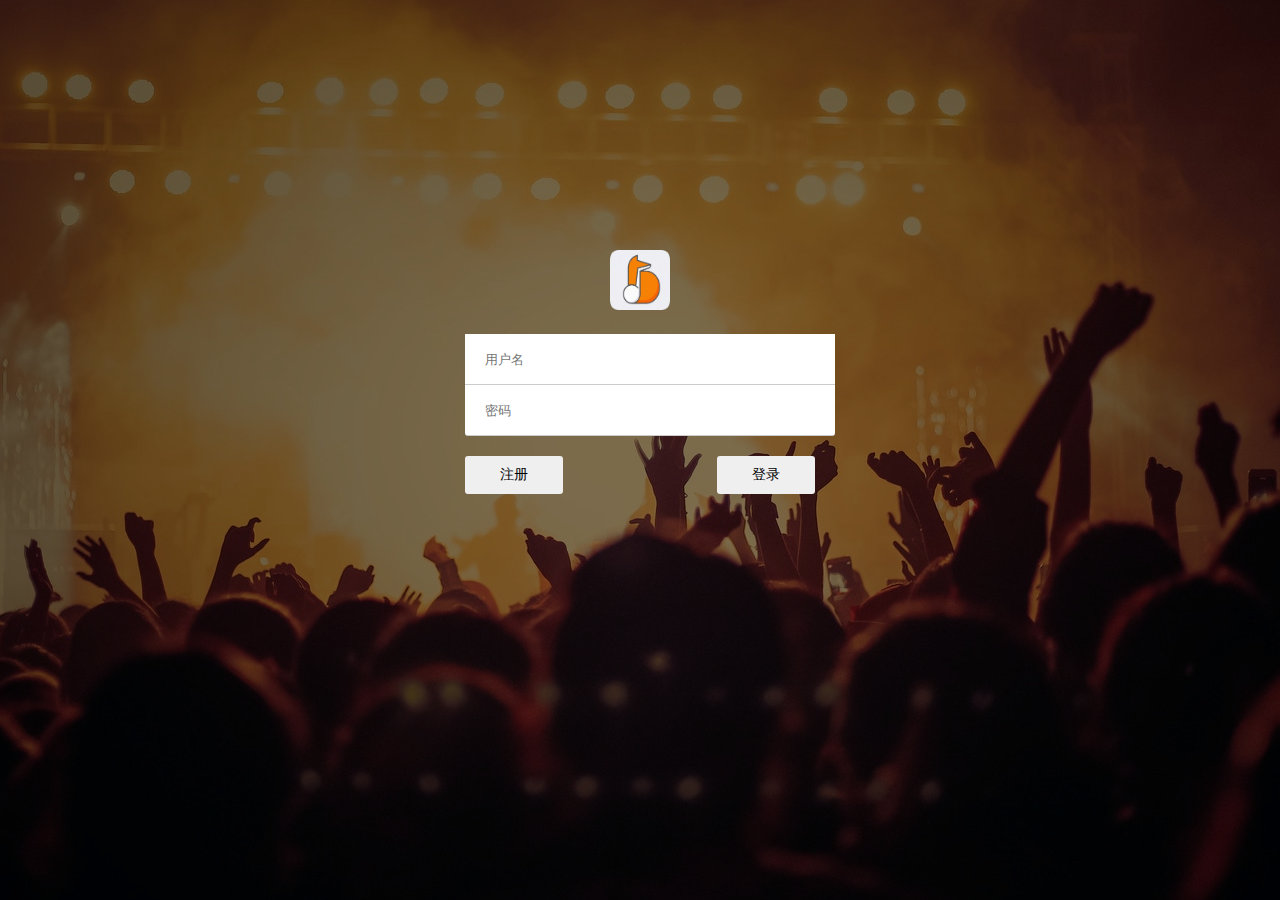
<file: login.html>
<!DOCTYPE html>
<html lang="en">
<head>
    <meta charset="UTF-8">
    <meta name="viewport" content="width=device-width, initial-scale=1.0">
    <title>北京华曦音悦文化有限公司</title>
    <link rel="icon" href="img/favicon.ico" type="image/x-icon" />
    <link rel="stylesheet" href="https://at.alicdn.com/t/font_2290297_fzkalv0i9cq.css">
</head>
<style>
    *{
        padding:0;
        margin:0;
    }
html,body{
    width: 100%;
    height: 100%;
}
.main{
    width: 100%;
    height: 100%;
    background: url('img/image/login-bg.jpg') no-repeat center;
    position: relative;
}
.main::before{
    content: '';
    display: block;
    position: absolute;
    width: 100%;
    height: 100%;
    left: 0;
    top: 0;
    background: rgba(0,0,0,0.5);
}
.content{
    position: absolute;
    left: 0;
    right: 0;
    top: 0;
    bottom: 0;
    margin: auto;
    width: 350px;
    height: 400px;
}
.title{
    color: #fff;
    text-align: center;
    margin-bottom: 20px;
}
.title img{
    width: 60px;
    height: 60px;
}
form>label{
    width: 100%;
    display: flex;
    align-items: center;
    background: #fff;
    padding: 5px 10px;
}
form>label:first-child{
    border-bottom: 1px solid#ccc;
    border-top-left-radius: 3px;
    border-top-right-radius: 3px;
}
form>label:nth-child(2){    
    border-bottom: 1px solid#ccc;
}
form>label:nth-child(3){
    border-bottom: 1px solid#ccc;
    border-bottom-left-radius: 3px;
    border-bottom-right-radius: 3px;
    margin-bottom: 20px;
}
form>label i {
    font-size: 20px !important;
}
form input{
    flex: 1;
    outline: none;
    box-shadow: none;
    height: 30px;
    border:none;
    padding: 5px 10px;
}
.login-box{
    display: flex;
    justify-content: space-between;
}
button{
    border: 0;
    outline: none;
    padding: 10px 35px;
    border-radius: 3px;
    cursor: pointer;
    font-size: 14px;
}
</style>
<body>
    <div class="main">
        <div class="content">
            <div class="title">
                <img src="img/yjtp.png" alt="">
            </div>
            <form>
                <label>
                    <i class="iconfont icon-phone"></i>
                    <input type="text" placeholder="手机号">
                </label>
                <label>
                    <i class="iconfont icon-user"></i>
                    <input type="text" placeholder="用户名">
                </label>
                <label>
                    <i class="iconfont icon-lock"></i>
                    <input type="password" placeholder="密码">
                </label>
                <div class="login-box">
                    <button>注册 <i class="iconfont icon-changjiantou"></i></button>
                    <button>登录</button>
                    <button>去登录</button>
                </div>
            </form>
        </div>
    </div>
</body>
</html>
<script>
    let btn = document.querySelectorAll('button');
    let label = document.getElementsByTagName('label');
    console.log(label)
    btn[1].onclick = function (e){
        e.preventDefault();
        window.location.href = 'index.html';
    }
    btn[0].onclick = function (e){
        e.preventDefault();
        label[0].style.display = 'flex';
        btn[2].style.display = 'block';
        btn[1].style.display = 'none';
    }
    btn[2].onclick = function (e){
        e.preventDefault();
        label[0].style.display = 'none';
        this.style.display = 'none';
        btn[1].style.display = 'block';
    }
    let isRegister = window.location.search ? window.location.search.slice(-1) - 0 : 0 ;
    if (isRegister) {
        label[0].style.display = 'flex';
        btn[1].style.display = 'none';
        btn[2].style.display = 'block';
    } else {
        label[0].style.display = 'none';
        btn[1].style.display = 'block';
        btn[2].style.display = 'none';
    }
</script>
</file>
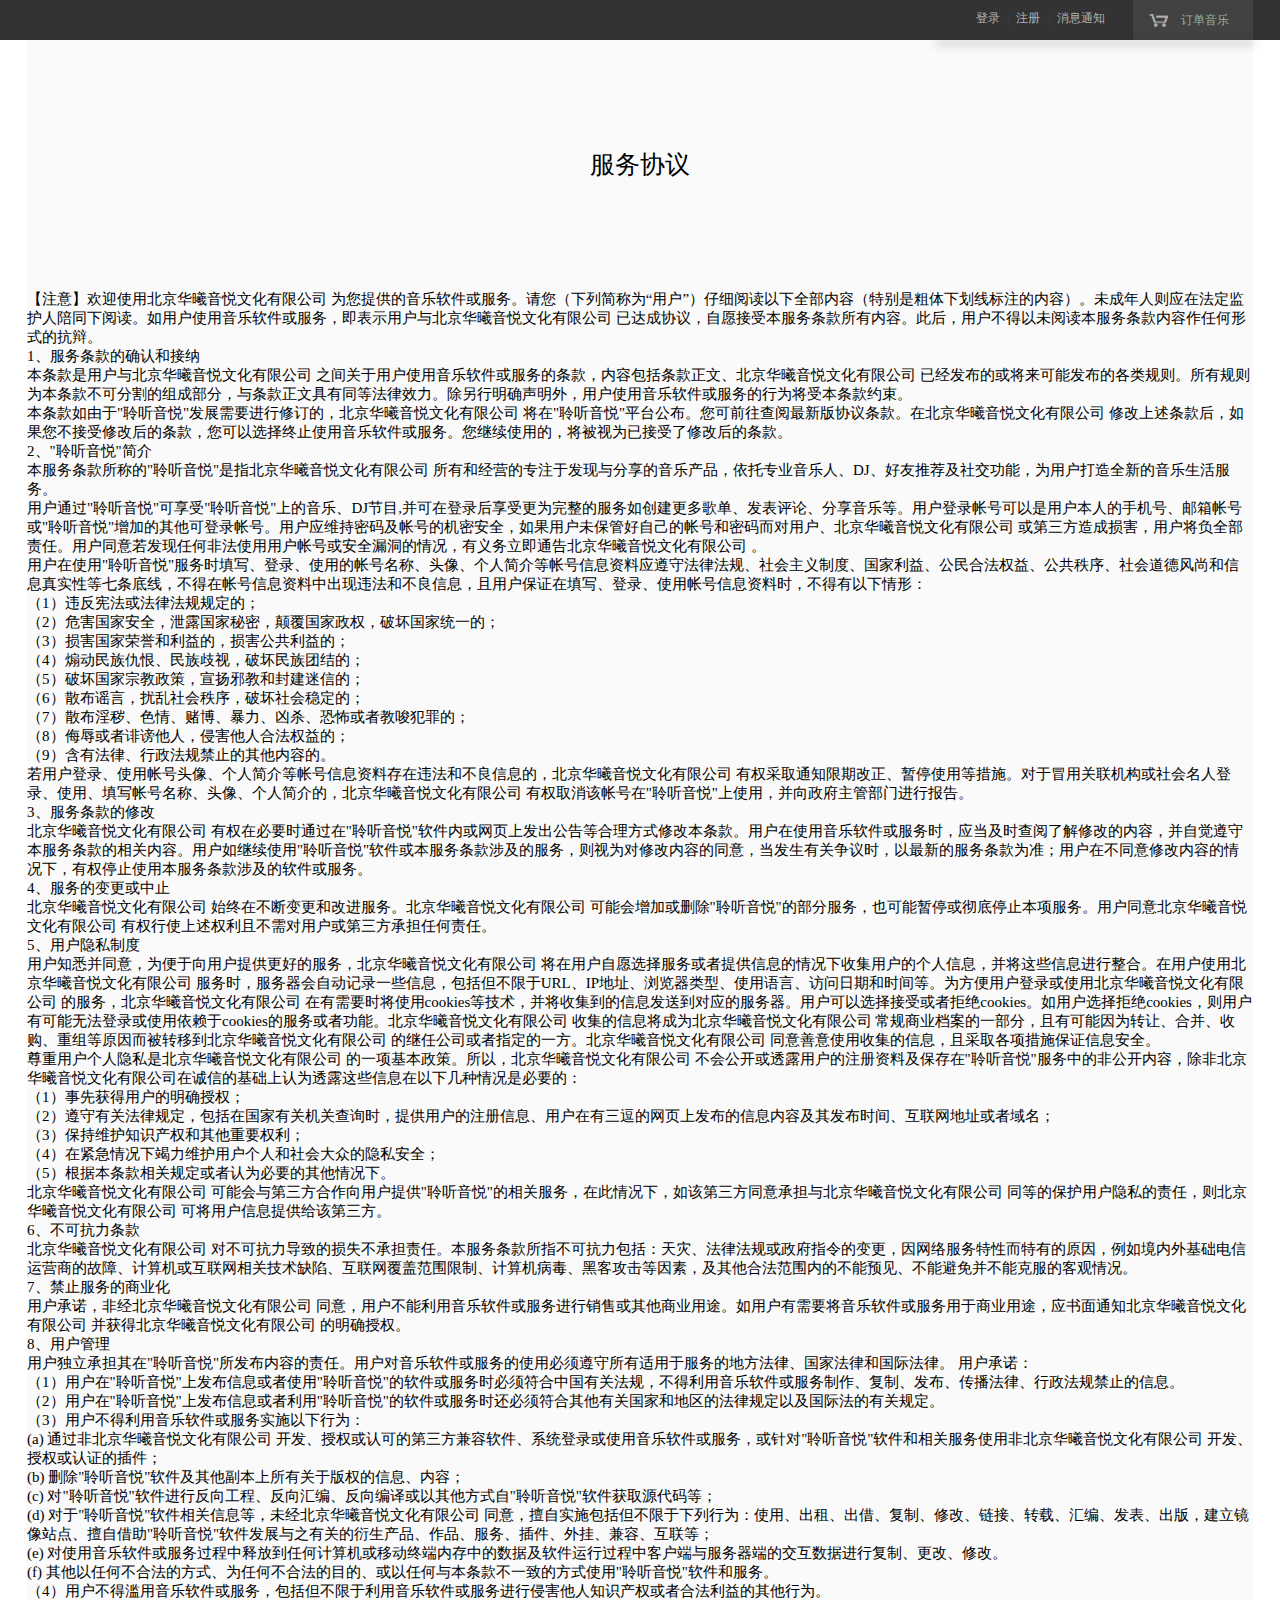
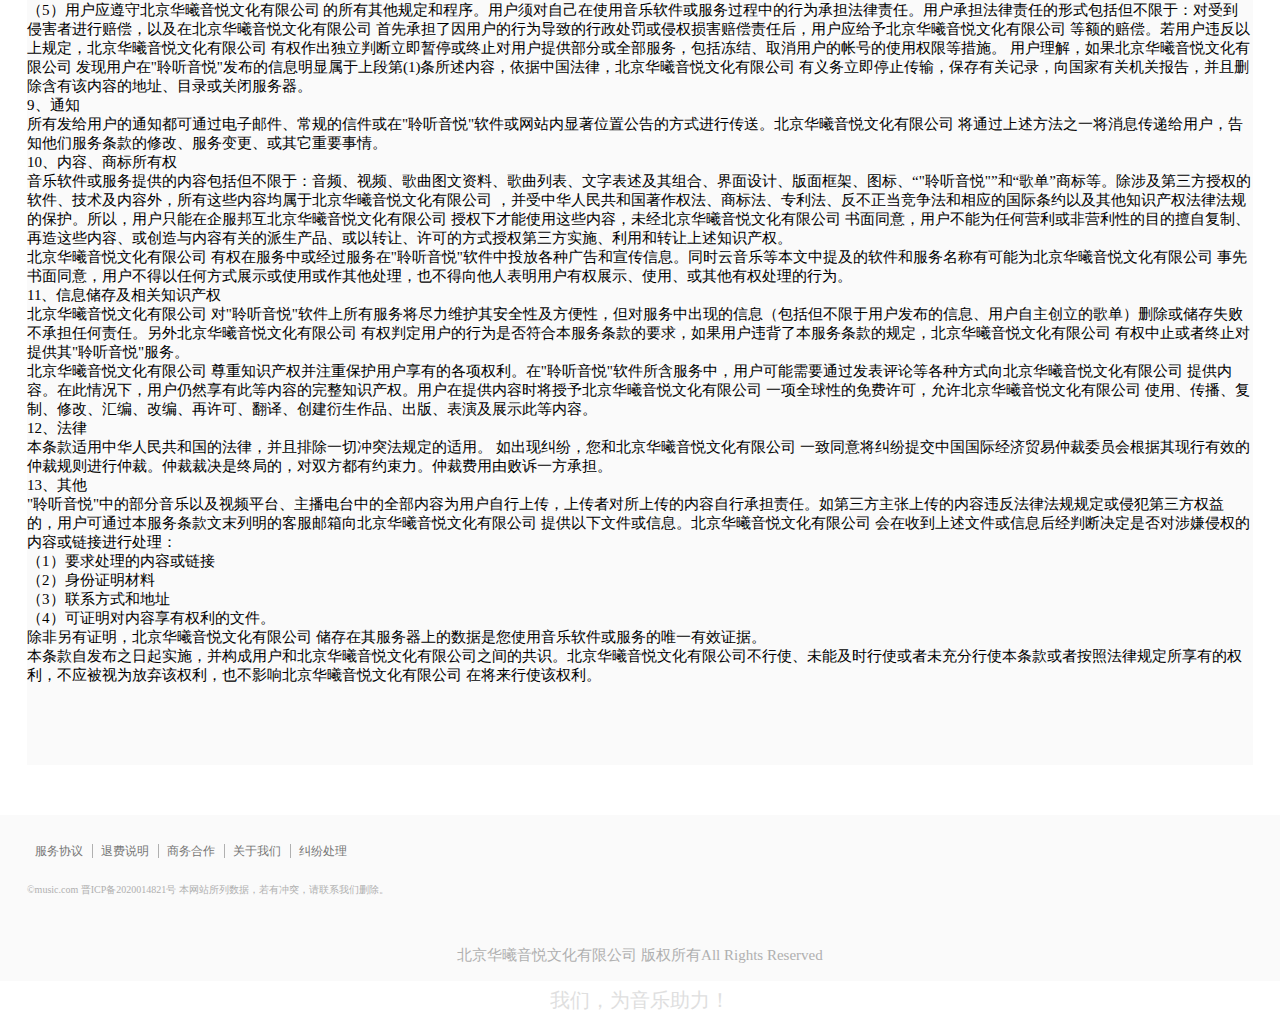
<file: music2.html>
<!DOCTYPE html>
<html lang="en">
<head>
	<meta charset="UTF-8">
  <title>北京华曦音悦文化有限公司</title>
  <link rel="icon" href="img/favicon.ico" type="image/x-icon" />
	<link rel="stylesheet" href="css/index.css">
	<link rel="stylesheet" href="css/xiaomi.css">
	<link rel="stylesheet" href="js/index.js">
	<script src="js/animate.js"></script>
	<script src="js/content.js"></script>
	<script src="js/index.js"></script>
	<script src="js/xiaomi.js"></script>
</head>
<body>
  <header>
    <main>
    <!-- <a href="play/play.html">aaaaaaaa</a> -->
      <ul class="head-left">
      
      </ul>
    
      <div class="head-right">
        <div class="head-right1">
          <a href="">登录</a>
          <span>|</span>
          <a href="">注册</a>
          <span>|</span>
          <a href="">消息通知</a>
        </div>
        <div class="head-right2">
          <a href="">
            <div class="head-r1"></div>
            <div class="head-r2">
               订单音乐
               <div class="head-block">
               </div>
            </div>
          </a>
        </div>
      </div>
      
    </main>
  </header>
  <main>
    <div class="homevideoboxone">
      <p class="asssss">服务协议</p>

      <div class="abax">
       
        <p>【注意】欢迎使用北京华曦音悦文化有限公司 为您提供的音乐软件或服务。请您（下列简称为“用户”）仔细阅读以下全部内容（特别是粗体下划线标注的内容）。未成年人则应在法定监护人陪同下阅读。如用户使用音乐软件或服务，即表示用户与北京华曦音悦文化有限公司 已达成协议，自愿接受本服务条款所有内容。此后，用户不得以未阅读本服务条款内容作任何形式的抗辩。</p>
     <p>1、服务条款的确认和接纳</p>
     <p>本条款是用户与北京华曦音悦文化有限公司 之间关于用户使用音乐软件或服务的条款，内容包括条款正文、北京华曦音悦文化有限公司 已经发布的或将来可能发布的各类规则。所有规则为本条款不可分割的组成部分，与条款正文具有同等法律效力。除另行明确声明外，用户使用音乐软件或服务的行为将受本条款约束。</p>
     <p>本条款如由于"聆听音悦"发展需要进行修订的，北京华曦音悦文化有限公司 将在"聆听音悦"平台公布。您可前往查阅最新版协议条款。在北京华曦音悦文化有限公司 修改上述条款后，如果您不接受修改后的条款，您可以选择终止使用音乐软件或服务。您继续使用的，将被视为已接受了修改后的条款。</p>
         <p>2、"聆听音悦"简介</p>
         <p>本服务条款所称的"聆听音悦"是指北京华曦音悦文化有限公司 所有和经营的专注于发现与分享的音乐产品，依托专业音乐人、DJ、好友推荐及社交功能，为用户打造全新的音乐生活服务。</p>
        <p>用户通过"聆听音悦"可享受"聆听音悦"上的音乐、DJ节目,并可在登录后享受更为完整的服务如创建更多歌单、发表评论、分享音乐等。用户登录帐号可以是用户本人的手机号、邮箱帐号或"聆听音悦"增加的其他可登录帐号。用户应维持密码及帐号的机密安全，如果用户未保管好自己的帐号和密码而对用户、北京华曦音悦文化有限公司 或第三方造成损害，用户将负全部责任。用户同意若发现任何非法使用用户帐号或安全漏洞的情况，有义务立即通告北京华曦音悦文化有限公司 。</p>
        <p>用户在使用"聆听音悦"服务时填写、登录、使用的帐号名称、头像、个人简介等帐号信息资料应遵守法律法规、社会主义制度、国家利益、公民合法权益、公共秩序、社会道德风尚和信息真实性等七条底线，不得在帐号信息资料中出现违法和不良信息，且用户保证在填写、登录、使用帐号信息资料时，不得有以下情形：</p>
        <p>（1）违反宪法或法律法规规定的；</p>
        <p>（2）危害国家安全，泄露国家秘密，颠覆国家政权，破坏国家统一的；</p>
        <p>（3）损害国家荣誉和利益的，损害公共利益的；</p>
        <p>（4）煽动民族仇恨、民族歧视，破坏民族团结的；</p>
        <p>（5）破坏国家宗教政策，宣扬邪教和封建迷信的；</p>
        <p>（6）散布谣言，扰乱社会秩序，破坏社会稳定的；</p>
        <p>（7）散布淫秽、色情、赌博、暴力、凶杀、恐怖或者教唆犯罪的；</p>
        <p>（8）侮辱或者诽谤他人，侵害他人合法权益的；</p>
        <p>（9）含有法律、行政法规禁止的其他内容的。</p>
        <p>若用户登录、使用帐号头像、个人简介等帐号信息资料存在违法和不良信息的，北京华曦音悦文化有限公司 有权采取通知限期改正、暂停使用等措施。对于冒用关联机构或社会名人登录、使用、填写帐号名称、头像、个人简介的，北京华曦音悦文化有限公司 有权取消该帐号在"聆听音悦"上使用，并向政府主管部门进行报告。</p>
        <p>3、服务条款的修改</p>
        <p>北京华曦音悦文化有限公司 有权在必要时通过在"聆听音悦"软件内或网页上发出公告等合理方式修改本条款。用户在使用音乐软件或服务时，应当及时查阅了解修改的内容，并自觉遵守本服务条款的相关内容。用户如继续使用"聆听音悦"软件或本服务条款涉及的服务，则视为对修改内容的同意，当发生有关争议时，以最新的服务条款为准；用户在不同意修改内容的情况下，有权停止使用本服务条款涉及的软件或服务。</p>
        <p>4、服务的变更或中止</p>
        <p>北京华曦音悦文化有限公司 始终在不断变更和改进服务。北京华曦音悦文化有限公司 可能会增加或删除"聆听音悦"的部分服务，也可能暂停或彻底停止本项服务。用户同意北京华曦音悦文化有限公司 有权行使上述权利且不需对用户或第三方承担任何责任。</p>
        <p>5、用户隐私制度</p>
        <p>用户知悉并同意，为便于向用户提供更好的服务，北京华曦音悦文化有限公司 将在用户自愿选择服务或者提供信息的情况下收集用户的个人信息，并将这些信息进行整合。在用户使用北京华曦音悦文化有限公司 服务时，服务器会自动记录一些信息，包括但不限于URL、IP地址、浏览器类型、使用语言、访问日期和时间等。为方便用户登录或使用北京华曦音悦文化有限公司 的服务，北京华曦音悦文化有限公司 在有需要时将使用cookies等技术，并将收集到的信息发送到对应的服务器。用户可以选择接受或者拒绝cookies。如用户选择拒绝cookies，则用户有可能无法登录或使用依赖于cookies的服务或者功能。北京华曦音悦文化有限公司 收集的信息将成为北京华曦音悦文化有限公司 常规商业档案的一部分，且有可能因为转让、合并、收购、重组等原因而被转移到北京华曦音悦文化有限公司 的继任公司或者指定的一方。北京华曦音悦文化有限公司 同意善意使用收集的信息，且采取各项措施保证信息安全。</p>
        <p>尊重用户个人隐私是北京华曦音悦文化有限公司 的一项基本政策。所以，北京华曦音悦文化有限公司 不会公开或透露用户的注册资料及保存在"聆听音悦"服务中的非公开内容，除非北京华曦音悦文化有限公司在诚信的基础上认为透露这些信息在以下几种情况是必要的：</p>
        <p>（1）事先获得用户的明确授权；</p>
        <p>（2）遵守有关法律规定，包括在国家有关机关查询时，提供用户的注册信息、用户在有三逗的网页上发布的信息内容及其发布时间、互联网地址或者域名；</p>
        <p>（3）保持维护知识产权和其他重要权利；</p>
        <p>（4）在紧急情况下竭力维护用户个人和社会大众的隐私安全；</p>
        <p>（5）根据本条款相关规定或者认为必要的其他情况下。</p>
        <p>北京华曦音悦文化有限公司 可能会与第三方合作向用户提供"聆听音悦"的相关服务，在此情况下，如该第三方同意承担与北京华曦音悦文化有限公司 同等的保护用户隐私的责任，则北京华曦音悦文化有限公司 可将用户信息提供给该第三方。</p>
        <p>6、不可抗力条款</p>
        <p>北京华曦音悦文化有限公司 对不可抗力导致的损失不承担责任。本服务条款所指不可抗力包括：天灾、法律法规或政府指令的变更，因网络服务特性而特有的原因，例如境内外基础电信运营商的故障、计算机或互联网相关技术缺陷、互联网覆盖范围限制、计算机病毒、黑客攻击等因素，及其他合法范围内的不能预见、不能避免并不能克服的客观情况。</p>
        <p>7、禁止服务的商业化</p>
        <p>用户承诺，非经北京华曦音悦文化有限公司 同意，用户不能利用音乐软件或服务进行销售或其他商业用途。如用户有需要将音乐软件或服务用于商业用途，应书面通知北京华曦音悦文化有限公司 并获得北京华曦音悦文化有限公司 的明确授权。</p>
        <p>8、用户管理</p>
        <p>用户独立承担其在"聆听音悦"所发布内容的责任。用户对音乐软件或服务的使用必须遵守所有适用于服务的地方法律、国家法律和国际法律。
          用户承诺：</p>
        <p>（1）用户在"聆听音悦"上发布信息或者使用"聆听音悦"的软件或服务时必须符合中国有关法规，不得利用音乐软件或服务制作、复制、发布、传播法律、行政法规禁止的信息。</p>
        <p>（2）用户在"聆听音悦"上发布信息或者利用"聆听音悦"的软件或服务时还必须符合其他有关国家和地区的法律规定以及国际法的有关规定。</p>
        <p>（3）用户不得利用音乐软件或服务实施以下行为：</p>
        <p>(a) 通过非北京华曦音悦文化有限公司 开发、授权或认可的第三方兼容软件、系统登录或使用音乐软件或服务，或针对"聆听音悦"软件和相关服务使用非北京华曦音悦文化有限公司 开发、授权或认证的插件；</p>
        <p>(b) 删除"聆听音悦"软件及其他副本上所有关于版权的信息、内容；</p>
        <p>(c) 对"聆听音悦"软件进行反向工程、反向汇编、反向编译或以其他方式自"聆听音悦"软件获取源代码等；</p>
        <p>(d) 对于"聆听音悦"软件相关信息等，未经北京华曦音悦文化有限公司 同意，擅自实施包括但不限于下列行为：使用、出租、出借、复制、修改、链接、转载、汇编、发表、出版，建立镜像站点、擅自借助"聆听音悦"软件发展与之有关的衍生产品、作品、服务、插件、外挂、兼容、互联等；</p>
        <p>(e) 对使用音乐软件或服务过程中释放到任何计算机或移动终端内存中的数据及软件运行过程中客户端与服务器端的交互数据进行复制、更改、修改。</p>
        <p>(f) 其他以任何不合法的方式、为任何不合法的目的、或以任何与本条款不一致的方式使用"聆听音悦"软件和服务。</p>
        <p>（4）用户不得滥用音乐软件或服务，包括但不限于利用音乐软件或服务进行侵害他人知识产权或者合法利益的其他行为。</p>
        <p>（5）用户应遵守北京华曦音悦文化有限公司 的所有其他规定和程序。用户须对自己在使用音乐软件或服务过程中的行为承担法律责任。用户承担法律责任的形式包括但不限于：对受到侵害者进行赔偿，以及在北京华曦音悦文化有限公司 首先承担了因用户的行为导致的行政处罚或侵权损害赔偿责任后，用户应给予北京华曦音悦文化有限公司 等额的赔偿。若用户违反以上规定，北京华曦音悦文化有限公司 有权作出独立判断立即暂停或终止对用户提供部分或全部服务，包括冻结、取消用户的帐号的使用权限等措施。
          用户理解，如果北京华曦音悦文化有限公司 发现用户在"聆听音悦"发布的信息明显属于上段第(1)条所述内容，依据中国法律，北京华曦音悦文化有限公司 有义务立即停止传输，保存有关记录，向国家有关机关报告，并且删除含有该内容的地址、目录或关闭服务器。</p>
        <p>9、通知</p>
        <p>所有发给用户的通知都可通过电子邮件、常规的信件或在"聆听音悦"软件或网站内显著位置公告的方式进行传送。北京华曦音悦文化有限公司 将通过上述方法之一将消息传递给用户，告知他们服务条款的修改、服务变更、或其它重要事情。</p>
        <p>10、内容、商标所有权</p>
        <p>音乐软件或服务提供的内容包括但不限于：音频、视频、歌曲图文资料、歌曲列表、文字表述及其组合、界面设计、版面框架、图标、“"聆听音悦"”和“歌单”商标等。除涉及第三方授权的软件、技术及内容外，所有这些内容均属于北京华曦音悦文化有限公司 ，并受中华人民共和国著作权法、商标法、专利法、反不正当竞争法和相应的国际条约以及其他知识产权法律法规的保护。所以，用户只能在企服邦互北京华曦音悦文化有限公司 授权下才能使用这些内容，未经北京华曦音悦文化有限公司 书面同意，用户不能为任何营利或非营利性的目的擅自复制、再造这些内容、或创造与内容有关的派生产品、或以转让、许可的方式授权第三方实施、利用和转让上述知识产权。</p>
        <p>北京华曦音悦文化有限公司 有权在服务中或经过服务在"聆听音悦"软件中投放各种广告和宣传信息。同时云音乐等本文中提及的软件和服务名称有可能为北京华曦音悦文化有限公司 事先书面同意，用户不得以任何方式展示或使用或作其他处理，也不得向他人表明用户有权展示、使用、或其他有权处理的行为。</p>
        <p>11、信息储存及相关知识产权</p>
        <p>北京华曦音悦文化有限公司 对"聆听音悦"软件上所有服务将尽力维护其安全性及方便性，但对服务中出现的信息（包括但不限于用户发布的信息、用户自主创立的歌单）删除或储存失败不承担任何责任。另外北京华曦音悦文化有限公司 有权判定用户的行为是否符合本服务条款的要求，如果用户违背了本服务条款的规定，北京华曦音悦文化有限公司 有权中止或者终止对提供其"聆听音悦"服务。</p>
        <p>北京华曦音悦文化有限公司 尊重知识产权并注重保护用户享有的各项权利。在"聆听音悦"软件所含服务中，用户可能需要通过发表评论等各种方式向北京华曦音悦文化有限公司 提供内容。在此情况下，用户仍然享有此等内容的完整知识产权。用户在提供内容时将授予北京华曦音悦文化有限公司 一项全球性的免费许可，允许北京华曦音悦文化有限公司 使用、传播、复制、修改、汇编、改编、再许可、翻译、创建衍生作品、出版、表演及展示此等内容。</p>
        <p>12、法律</p>
        <p>本条款适用中华人民共和国的法律，并且排除一切冲突法规定的适用。
          如出现纠纷，您和北京华曦音悦文化有限公司 一致同意将纠纷提交中国国际经济贸易仲裁委员会根据其现行有效的仲裁规则进行仲裁。仲裁裁决是终局的，对双方都有约束力。仲裁费用由败诉一方承担。</p>
        <p>13、其他</p>
        <p>"聆听音悦"中的部分音乐以及视频平台、主播电台中的全部内容为用户自行上传，上传者对所上传的内容自行承担责任。如第三方主张上传的内容违反法律法规规定或侵犯第三方权益的，用户可通过本服务条款文末列明的客服邮箱向北京华曦音悦文化有限公司 提供以下文件或信息。北京华曦音悦文化有限公司 会在收到上述文件或信息后经判断决定是否对涉嫌侵权的内容或链接进行处理：</p>
        <p>（1）要求处理的内容或链接</p>
        <p>（2）身份证明材料</p>
        <p>（3）联系方式和地址</p>
        <p>（4）可证明对内容享有权利的文件。</p>
        <p>除非另有证明，北京华曦音悦文化有限公司 储存在其服务器上的数据是您使用音乐软件或服务的唯一有效证据。</p>
        <p>本条款自发布之日起实施，并构成用户和北京华曦音悦文化有限公司之间的共识。北京华曦音悦文化有限公司不行使、未能及时行使或者未充分行使本条款或者按照法律规定所享有的权利，不应被视为放弃该权利，也不影响北京华曦音悦文化有限公司 在将来行使该权利。</p>
        <p></p>
        <p></p>
        <p></p>
        <p></p>

     <p></p>
      </div>
    </div>
    
  </main>
  <footer>
    <main>
      <!-- <div class="iconfont foot-left"></div> -->
      <div class="foot-middle">
        <div class="foot-mtopa">
         <ul class="foot-mtop">
      
        <li><a href="music2.html">服务协议</a></li>
        <li><a href="music3.html">退费说明</a></li>
        <li><a href="music6.html">商务合作</a></li>
        <li><a href="music4.html">关于我们</a></li>
        <li><a href="music5.html" class="mtop-llast">纠纷处理</a></li>
      </ul>
    </div>
      <div class="foot-mbottom">
        ©music.com  晋ICP备2020014821号 本网站所列数据，若有冲突，请联系我们删除。
      </div>
      </div>
      <div class="foot-right">
       
        北京华曦音悦文化有限公司 版权所有All Rights Reserved
       
        
      </div>
      <div class="bottom">我们，为音乐助力！</div>
    </main>
  </footer>
</body>
</html>
</file>
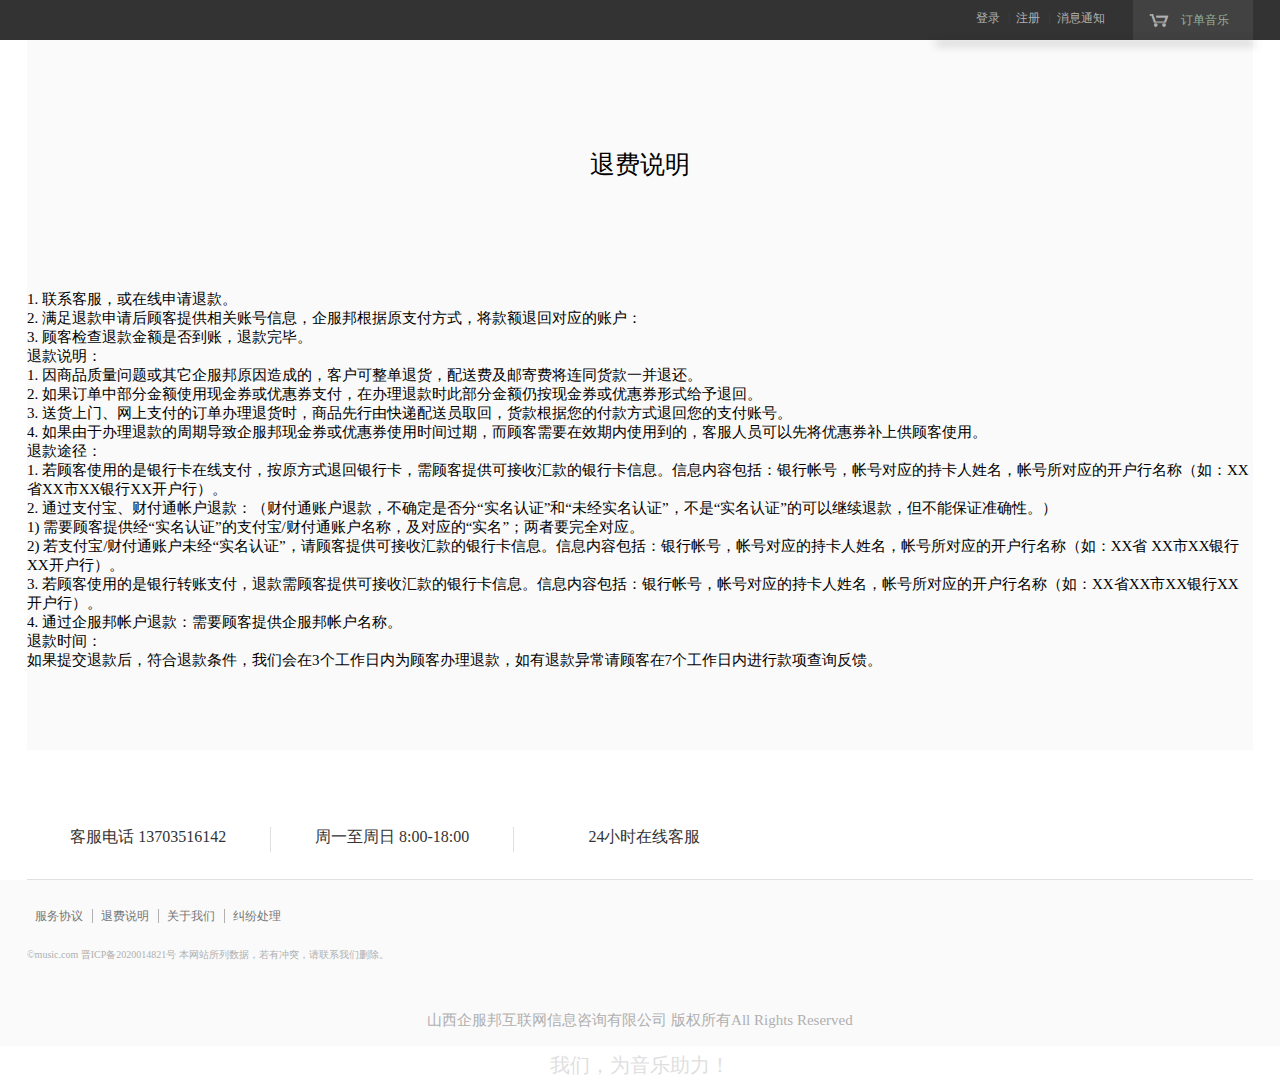
<file: music3.html>
<!DOCTYPE html>
<html lang="en">
<head>
	<meta charset="UTF-8">
  <title>北京华曦音悦文化有限公司</title>
  <link rel="icon" href="img/favicon.ico" type="image/x-icon" />
	<link rel="stylesheet" href="css/index.css">
	<link rel="stylesheet" href="css/xiaomi.css">
	<link rel="stylesheet" href="js/index.js">
	<script src="js/animate.js"></script>
	<script src="js/content.js"></script>
	<script src="js/index.js"></script>
	<script src="js/xiaomi.js"></script>
</head>
<body>
  <header>
    <main>
    <!-- <a href="play/play.html">aaaaaaaa</a> -->
      <ul class="head-left">
     
      </ul>
    
      <div class="head-right">
        <div class="head-right1">
          <a href="login.html">登录</a>
          <span>|</span>
          <a href="">注册</a>
          <span>|</span>
          <a href="">消息通知</a>
        </div>
        <div class="head-right2">
          <a href="">
            <div class="head-r1"></div>
            <div class="head-r2">
               订单音乐
               <div class="head-block">
               </div>
            </div>
          </a>
        </div>
      </div>
      
    </main>
  </header>
  <main>
    <div class="homevideoboxone">
      <p class="asssss">退费说明</p>

      <div class="abax">
        <p>1. 联系客服，或在线申请退款。</p>
        <p>2. 满足退款申请后顾客提供相关账号信息，企服邦根据原支付方式，将款额退回对应的账户：</p>
        <p>3. 顾客检查退款金额是否到账，退款完毕。</p>
        <p>退款说明：</p>
        <p>1. 因商品质量问题或其它企服邦原因造成的，客户可整单退货，配送费及邮寄费将连同货款一并退还。</p>
        <p>2. 如果订单中部分金额使用现金券或优惠券支付，在办理退款时此部分金额仍按现金券或优惠券形式给予退回。</p>
        <p>3. 送货上门、网上支付的订单办理退货时，商品先行由快递配送员取回，货款根据您的付款方式退回您的支付账号。</p>
        <p>4. 如果由于办理退款的周期导致企服邦现金券或优惠券使用时间过期，而顾客需要在效期内使用到的，客服人员可以先将优惠券补上供顾客使用。</p>
     <p>退款途径：</p>
     <p>1. 若顾客使用的是银行卡在线支付，按原方式退回银行卡，需顾客提供可接收汇款的银行卡信息。信息内容包括：银行帐号，帐号对应的持卡人姓名，帐号所对应的开户行名称（如：XX省XX市XX银行XX开户行）。</p>
     <p>2. 通过支付宝、财付通帐户退款：（财付通账户退款，不确定是否分“实名认证”和“未经实名认证”，不是“实名认证”的可以继续退款，但不能保证准确性。）</p>
   <p>1) 需要顾客提供经“实名认证”的支付宝/财付通账户名称，及对应的“实名”；两者要完全对应。</p>
   <p>2) 若支付宝/财付通账户未经“实名认证”，请顾客提供可接收汇款的银行卡信息。信息内容包括：银行帐号，帐号对应的持卡人姓名，帐号所对应的开户行名称（如：XX省 XX市XX银行XX开户行）。</p>
   <p>3. 若顾客使用的是银行转账支付，退款需顾客提供可接收汇款的银行卡信息。信息内容包括：银行帐号，帐号对应的持卡人姓名，帐号所对应的开户行名称（如：XX省XX市XX银行XX开户行）。</p>
   <p>4. 通过企服邦帐户退款：需要顾客提供企服邦帐户名称。</p>
   <p>退款时间：</p>
   <p>如果提交退款后，符合退款条件，我们会在3个工作日内为顾客办理退款，如有退款异常请顾客在7个工作日内进行款项查询反馈。</p>
   
    </div>
    </div>
    
  </main>

  <div class="sitefooter">
    <div class="footerservice">
      <ul class="listservice">
        <li><a href="">
          客服电话
          13703516142
        </a></li>
        <li><a href="">
        
          周一至周日 8:00-18:00
        </a></li>
        <li>	<a href=""><i class="iconfont">&#xe631;</i>
          24小时在线客服
          </a></li>
      
      </ul>
    </div>
    
  </div>
  <footer>
    <main>
      <!-- <div class="iconfont foot-left"></div> -->
      <div class="foot-middle">
        <div class="foot-mtopa">
         <ul class="foot-mtop">
      
        <li><a href="music2.html">服务协议</a></li>
        <li><a href="music3.html">退费说明</a></li>
        <li><a href="music4.html">关于我们</a></li>
        <li><a href="music5.html" class="mtop-llast">纠纷处理</a></li>
      </ul>
    </div>
      <div class="foot-mbottom">
        ©music.com  晋ICP备2020014821号 本网站所列数据，若有冲突，请联系我们删除。
      </div>
      </div>
      <div class="foot-right">
       
          山西企服邦互联网信息咨询有限公司 版权所有All Rights Reserved
       
        
      </div>
      <div class="bottom">我们，为音乐助力！</div>
    </main>
  </footer>
  
</body>
</html>
</file>
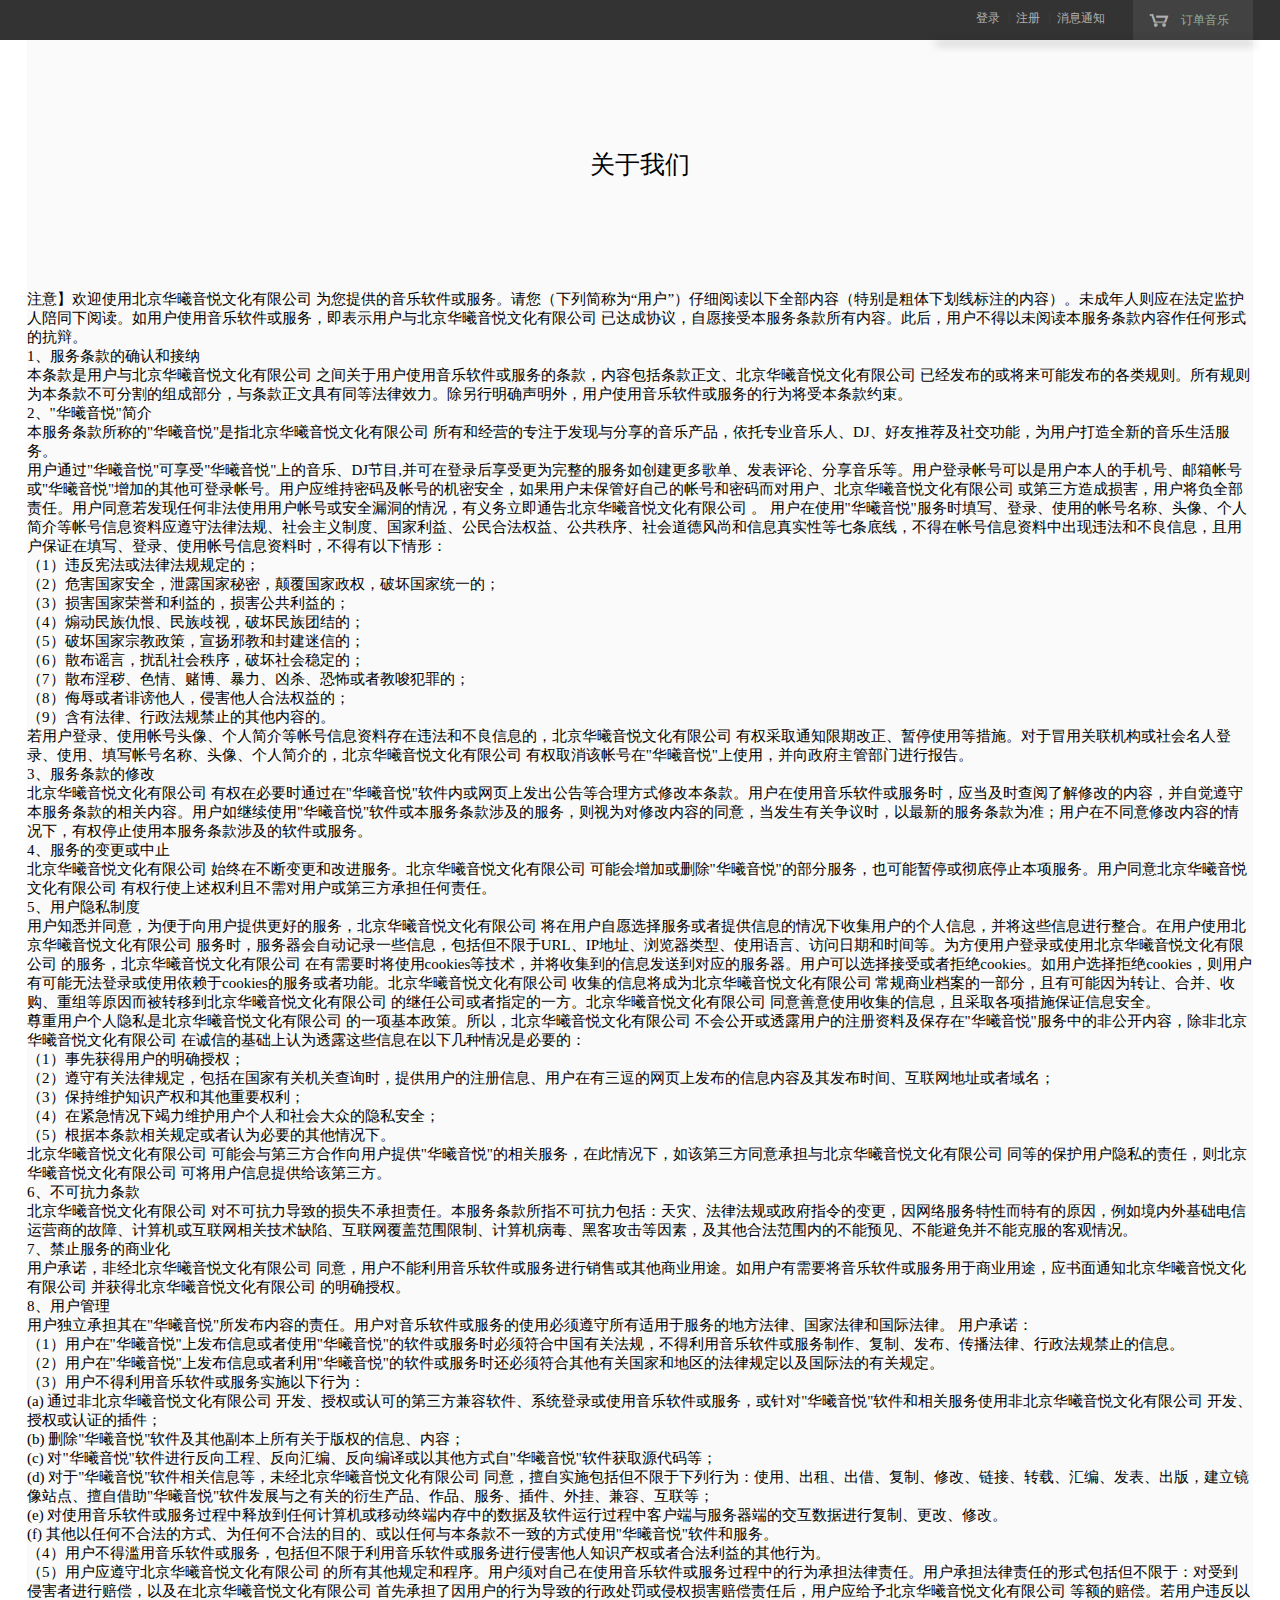
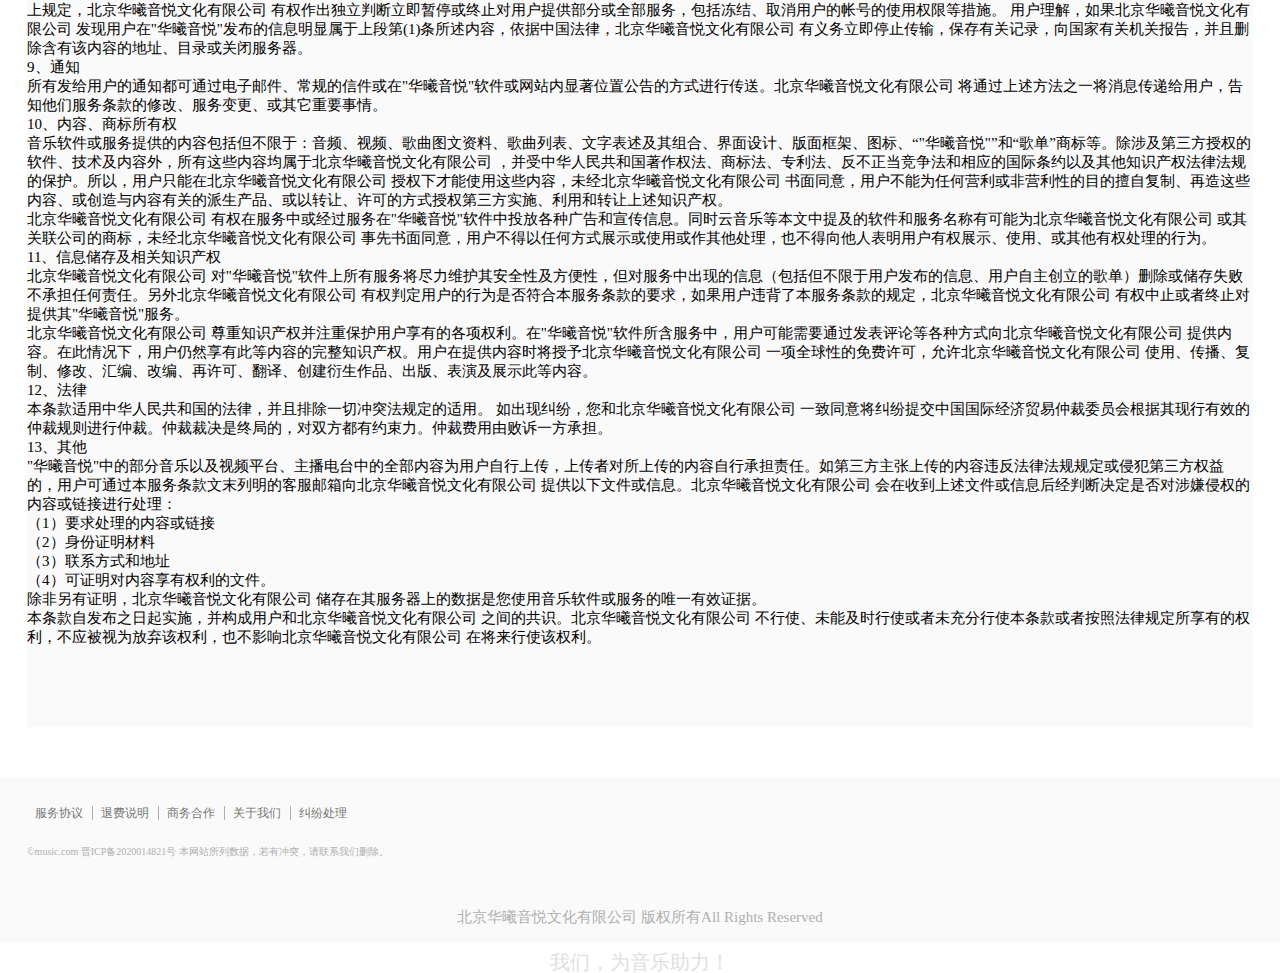
<file: music4.html>
<!DOCTYPE html>
<html lang="en">
<head>
	<meta charset="UTF-8">
  <title>北京华曦音悦文化有限公司</title>
  <link rel="icon" href="img/favicon.ico" type="image/x-icon" />
	<link rel="stylesheet" href="css/index.css">
	<link rel="stylesheet" href="css/xiaomi.css">
	<link rel="stylesheet" href="js/index.js">
	<script src="js/animate.js"></script>
	<script src="js/content.js"></script>
	<script src="js/index.js"></script>
	<script src="js/xiaomi.js"></script>
</head>
<body>
  <header>
    <main>
    <!-- <a href="play/play.html">aaaaaaaa</a> -->
      <ul class="head-left">
       
      </ul>
    
      <div class="head-right">
        <div class="head-right1">
          <a href="">登录</a>
          <span>|</span>
          <a href="">注册</a>
          <span>|</span>
          <a href="">消息通知</a>
        </div>
        <div class="head-right2">
          <a href="">
            <div class="head-r1"></div>
            <div class="head-r2">
               订单音乐
               <div class="head-block">
               </div>
            </div>
          </a>
        </div>
      </div>
      
    </main>
  </header>
  <main>
    <div class="homevideoboxone">
      <p class="asssss">关于我们</p>

      <div class="abax">
        
        <p>注意】欢迎使用北京华曦音悦文化有限公司 为您提供的音乐软件或服务。请您（下列简称为“用户”）仔细阅读以下全部内容（特别是粗体下划线标注的内容）。未成年人则应在法定监护人陪同下阅读。如用户使用音乐软件或服务，即表示用户与北京华曦音悦文化有限公司 已达成协议，自愿接受本服务条款所有内容。此后，用户不得以未阅读本服务条款内容作任何形式的抗辩。</p>
        <p>1、服务条款的确认和接纳</p>
         <p>本条款是用户与北京华曦音悦文化有限公司 之间关于用户使用音乐软件或服务的条款，内容包括条款正文、北京华曦音悦文化有限公司 已经发布的或将来可能发布的各类规则。所有规则为本条款不可分割的组成部分，与条款正文具有同等法律效力。除另行明确声明外，用户使用音乐软件或服务的行为将受本条款约束。</p>
         <p>2、"华曦音悦"简介</p>
         <p>本服务条款所称的"华曦音悦"是指北京华曦音悦文化有限公司 所有和经营的专注于发现与分享的音乐产品，依托专业音乐人、DJ、好友推荐及社交功能，为用户打造全新的音乐生活服务。</p>
         <p>用户通过"华曦音悦"可享受"华曦音悦"上的音乐、DJ节目,并可在登录后享受更为完整的服务如创建更多歌单、发表评论、分享音乐等。用户登录帐号可以是用户本人的手机号、邮箱帐号或"华曦音悦"增加的其他可登录帐号。用户应维持密码及帐号的机密安全，如果用户未保管好自己的帐号和密码而对用户、北京华曦音悦文化有限公司 或第三方造成损害，用户将负全部责任。用户同意若发现任何非法使用用户帐号或安全漏洞的情况，有义务立即通告北京华曦音悦文化有限公司 。
          用户在使用"华曦音悦"服务时填写、登录、使用的帐号名称、头像、个人简介等帐号信息资料应遵守法律法规、社会主义制度、国家利益、公民合法权益、公共秩序、社会道德风尚和信息真实性等七条底线，不得在帐号信息资料中出现违法和不良信息，且用户保证在填写、登录、使用帐号信息资料时，不得有以下情形：
          </p>
         <p>（1）违反宪法或法律法规规定的；</p>
         <p>（2）危害国家安全，泄露国家秘密，颠覆国家政权，破坏国家统一的；</p>
         <p>（3）损害国家荣誉和利益的，损害公共利益的；</p>
         <p>（4）煽动民族仇恨、民族歧视，破坏民族团结的；</p>
         <p>（5）破坏国家宗教政策，宣扬邪教和封建迷信的；</p>
         <p>（6）散布谣言，扰乱社会秩序，破坏社会稳定的；</p>
         <p>（7）散布淫秽、色情、赌博、暴力、凶杀、恐怖或者教唆犯罪的；</p>
         <p>（8）侮辱或者诽谤他人，侵害他人合法权益的；</p>
         <p>（9）含有法律、行政法规禁止的其他内容的。</p>
         <p>若用户登录、使用帐号头像、个人简介等帐号信息资料存在违法和不良信息的，北京华曦音悦文化有限公司 有权采取通知限期改正、暂停使用等措施。对于冒用关联机构或社会名人登录、使用、填写帐号名称、头像、个人简介的，北京华曦音悦文化有限公司 有权取消该帐号在"华曦音悦"上使用，并向政府主管部门进行报告。</p>
         <p>3、服务条款的修改</p>
         <p>北京华曦音悦文化有限公司 有权在必要时通过在"华曦音悦"软件内或网页上发出公告等合理方式修改本条款。用户在使用音乐软件或服务时，应当及时查阅了解修改的内容，并自觉遵守本服务条款的相关内容。用户如继续使用"华曦音悦"软件或本服务条款涉及的服务，则视为对修改内容的同意，当发生有关争议时，以最新的服务条款为准；用户在不同意修改内容的情况下，有权停止使用本服务条款涉及的软件或服务。</p>
         <p>4、服务的变更或中止</p>
         <p>北京华曦音悦文化有限公司 始终在不断变更和改进服务。北京华曦音悦文化有限公司 可能会增加或删除"华曦音悦"的部分服务，也可能暂停或彻底停止本项服务。用户同意北京华曦音悦文化有限公司 有权行使上述权利且不需对用户或第三方承担任何责任。</p>
         <p>5、用户隐私制度</p>
         <p>用户知悉并同意，为便于向用户提供更好的服务，北京华曦音悦文化有限公司 将在用户自愿选择服务或者提供信息的情况下收集用户的个人信息，并将这些信息进行整合。在用户使用北京华曦音悦文化有限公司 服务时，服务器会自动记录一些信息，包括但不限于URL、IP地址、浏览器类型、使用语言、访问日期和时间等。为方便用户登录或使用北京华曦音悦文化有限公司 的服务，北京华曦音悦文化有限公司 在有需要时将使用cookies等技术，并将收集到的信息发送到对应的服务器。用户可以选择接受或者拒绝cookies。如用户选择拒绝cookies，则用户有可能无法登录或使用依赖于cookies的服务或者功能。北京华曦音悦文化有限公司 收集的信息将成为北京华曦音悦文化有限公司 常规商业档案的一部分，且有可能因为转让、合并、收购、重组等原因而被转移到北京华曦音悦文化有限公司 的继任公司或者指定的一方。北京华曦音悦文化有限公司 同意善意使用收集的信息，且采取各项措施保证信息安全。</p>
         <p>尊重用户个人隐私是北京华曦音悦文化有限公司 的一项基本政策。所以，北京华曦音悦文化有限公司 不会公开或透露用户的注册资料及保存在"华曦音悦"服务中的非公开内容，除非北京华曦音悦文化有限公司 在诚信的基础上认为透露这些信息在以下几种情况是必要的：</p>
         <p>（1）事先获得用户的明确授权；</p>
         <p>（2）遵守有关法律规定，包括在国家有关机关查询时，提供用户的注册信息、用户在有三逗的网页上发布的信息内容及其发布时间、互联网地址或者域名；</p>
         <p>（3）保持维护知识产权和其他重要权利；</p>
         <p>（4）在紧急情况下竭力维护用户个人和社会大众的隐私安全；</p>
         <p>（5）根据本条款相关规定或者认为必要的其他情况下。</p>
         <p>北京华曦音悦文化有限公司 可能会与第三方合作向用户提供"华曦音悦"的相关服务，在此情况下，如该第三方同意承担与北京华曦音悦文化有限公司 同等的保护用户隐私的责任，则北京华曦音悦文化有限公司 可将用户信息提供给该第三方。</p>
         <p>6、不可抗力条款</p>
         <p>北京华曦音悦文化有限公司 对不可抗力导致的损失不承担责任。本服务条款所指不可抗力包括：天灾、法律法规或政府指令的变更，因网络服务特性而特有的原因，例如境内外基础电信运营商的故障、计算机或互联网相关技术缺陷、互联网覆盖范围限制、计算机病毒、黑客攻击等因素，及其他合法范围内的不能预见、不能避免并不能克服的客观情况。</p>
          <p>7、禁止服务的商业化</p>
          <p>用户承诺，非经北京华曦音悦文化有限公司 同意，用户不能利用音乐软件或服务进行销售或其他商业用途。如用户有需要将音乐软件或服务用于商业用途，应书面通知北京华曦音悦文化有限公司 并获得北京华曦音悦文化有限公司 的明确授权。</p>
          <p>8、用户管理</p>
          <p>用户独立承担其在"华曦音悦"所发布内容的责任。用户对音乐软件或服务的使用必须遵守所有适用于服务的地方法律、国家法律和国际法律。 用户承诺：</p>
          <p>（1）用户在"华曦音悦"上发布信息或者使用"华曦音悦"的软件或服务时必须符合中国有关法规，不得利用音乐软件或服务制作、复制、发布、传播法律、行政法规禁止的信息。</p>
          <p>（2）用户在"华曦音悦"上发布信息或者利用"华曦音悦"的软件或服务时还必须符合其他有关国家和地区的法律规定以及国际法的有关规定。</p>
          <p>（3）用户不得利用音乐软件或服务实施以下行为：</p>
          <p>(a) 通过非北京华曦音悦文化有限公司 开发、授权或认可的第三方兼容软件、系统登录或使用音乐软件或服务，或针对"华曦音悦"软件和相关服务使用非北京华曦音悦文化有限公司 开发、授权或认证的插件；</p>
          <p>(b) 删除"华曦音悦"软件及其他副本上所有关于版权的信息、内容；</p>
          <p>(c) 对"华曦音悦"软件进行反向工程、反向汇编、反向编译或以其他方式自"华曦音悦"软件获取源代码等；</p>
          <p>(d) 对于"华曦音悦"软件相关信息等，未经北京华曦音悦文化有限公司 同意，擅自实施包括但不限于下列行为：使用、出租、出借、复制、修改、链接、转载、汇编、发表、出版，建立镜像站点、擅自借助"华曦音悦"软件发展与之有关的衍生产品、作品、服务、插件、外挂、兼容、互联等；</p>
          <p>(e) 对使用音乐软件或服务过程中释放到任何计算机或移动终端内存中的数据及软件运行过程中客户端与服务器端的交互数据进行复制、更改、修改。</p>
          <p>(f) 其他以任何不合法的方式、为任何不合法的目的、或以任何与本条款不一致的方式使用"华曦音悦"软件和服务。</p>
          <p>（4）用户不得滥用音乐软件或服务，包括但不限于利用音乐软件或服务进行侵害他人知识产权或者合法利益的其他行为。</p>
          <p>（5）用户应遵守北京华曦音悦文化有限公司 的所有其他规定和程序。用户须对自己在使用音乐软件或服务过程中的行为承担法律责任。用户承担法律责任的形式包括但不限于：对受到侵害者进行赔偿，以及在北京华曦音悦文化有限公司 首先承担了因用户的行为导致的行政处罚或侵权损害赔偿责任后，用户应给予北京华曦音悦文化有限公司 等额的赔偿。若用户违反以上规定，北京华曦音悦文化有限公司 有权作出独立判断立即暂停或终止对用户提供部分或全部服务，包括冻结、取消用户的帐号的使用权限等措施。 用户理解，如果北京华曦音悦文化有限公司 发现用户在"华曦音悦"发布的信息明显属于上段第(1)条所述内容，依据中国法律，北京华曦音悦文化有限公司 有义务立即停止传输，保存有关记录，向国家有关机关报告，并且删除含有该内容的地址、目录或关闭服务器。</p>
          <p>9、通知</p>
          <p>所有发给用户的通知都可通过电子邮件、常规的信件或在"华曦音悦"软件或网站内显著位置公告的方式进行传送。北京华曦音悦文化有限公司 将通过上述方法之一将消息传递给用户，告知他们服务条款的修改、服务变更、或其它重要事情。</p>
          <p>10、内容、商标所有权</p>
          <p>音乐软件或服务提供的内容包括但不限于：音频、视频、歌曲图文资料、歌曲列表、文字表述及其组合、界面设计、版面框架、图标、“"华曦音悦"”和“歌单”商标等。除涉及第三方授权的软件、技术及内容外，所有这些内容均属于北京华曦音悦文化有限公司 ，并受中华人民共和国著作权法、商标法、专利法、反不正当竞争法和相应的国际条约以及其他知识产权法律法规的保护。所以，用户只能在北京华曦音悦文化有限公司 授权下才能使用这些内容，未经北京华曦音悦文化有限公司 书面同意，用户不能为任何营利或非营利性的目的擅自复制、再造这些内容、或创造与内容有关的派生产品、或以转让、许可的方式授权第三方实施、利用和转让上述知识产权。</p>
          <p>北京华曦音悦文化有限公司 有权在服务中或经过服务在"华曦音悦"软件中投放各种广告和宣传信息。同时云音乐等本文中提及的软件和服务名称有可能为北京华曦音悦文化有限公司 或其关联公司的商标，未经北京华曦音悦文化有限公司 事先书面同意，用户不得以任何方式展示或使用或作其他处理，也不得向他人表明用户有权展示、使用、或其他有权处理的行为。</p>
          <p>11、信息储存及相关知识产权</p>
          <p>北京华曦音悦文化有限公司 对"华曦音悦"软件上所有服务将尽力维护其安全性及方便性，但对服务中出现的信息（包括但不限于用户发布的信息、用户自主创立的歌单）删除或储存失败不承担任何责任。另外北京华曦音悦文化有限公司 有权判定用户的行为是否符合本服务条款的要求，如果用户违背了本服务条款的规定，北京华曦音悦文化有限公司 有权中止或者终止对提供其"华曦音悦"服务。</p>
          <p>北京华曦音悦文化有限公司 尊重知识产权并注重保护用户享有的各项权利。在"华曦音悦"软件所含服务中，用户可能需要通过发表评论等各种方式向北京华曦音悦文化有限公司 提供内容。在此情况下，用户仍然享有此等内容的完整知识产权。用户在提供内容时将授予北京华曦音悦文化有限公司 一项全球性的免费许可，允许北京华曦音悦文化有限公司 使用、传播、复制、修改、汇编、改编、再许可、翻译、创建衍生作品、出版、表演及展示此等内容。</p>
          <p>12、法律</p>
          <p>本条款适用中华人民共和国的法律，并且排除一切冲突法规定的适用。 如出现纠纷，您和北京华曦音悦文化有限公司 一致同意将纠纷提交中国国际经济贸易仲裁委员会根据其现行有效的仲裁规则进行仲裁。仲裁裁决是终局的，对双方都有约束力。仲裁费用由败诉一方承担。</p>
          <p>13、其他</p>
          <p>"华曦音悦"中的部分音乐以及视频平台、主播电台中的全部内容为用户自行上传，上传者对所上传的内容自行承担责任。如第三方主张上传的内容违反法律法规规定或侵犯第三方权益的，用户可通过本服务条款文末列明的客服邮箱向北京华曦音悦文化有限公司 提供以下文件或信息。北京华曦音悦文化有限公司 会在收到上述文件或信息后经判断决定是否对涉嫌侵权的内容或链接进行处理：</p>
          <p>（1）要求处理的内容或链接</p>
          <p>（2）身份证明材料</p>
          <p>（3）联系方式和地址</p>
          <p>（4）可证明对内容享有权利的文件。</p>
          <p>除非另有证明，北京华曦音悦文化有限公司 储存在其服务器上的数据是您使用音乐软件或服务的唯一有效证据。</p>
          <p>本条款自发布之日起实施，并构成用户和北京华曦音悦文化有限公司 之间的共识。北京华曦音悦文化有限公司 不行使、未能及时行使或者未充分行使本条款或者按照法律规定所享有的权利，不应被视为放弃该权利，也不影响北京华曦音悦文化有限公司 在将来行使该权利。</p>
     
        </div>
    </div>
    
  </main>
  <footer>
    <main>
      <!-- <div class="iconfont foot-left"></div> -->
      <div class="foot-middle">
        <div class="foot-mtopa">
         <ul class="foot-mtop">
      
        <li><a href="music2.html">服务协议</a></li>
        <li><a href="music3.html">退费说明</a></li>
        <li><a href="music6.html">商务合作</a></li>
        <li><a href="music4.html">关于我们</a></li>
        <li><a href="music5.html" class="mtop-llast">纠纷处理</a></li>
      </ul>
    </div>
      <div class="foot-mbottom">
        ©music.com  晋ICP备2020014821号 本网站所列数据，若有冲突，请联系我们删除。
      </div>
      </div>
      <div class="foot-right">
       
        北京华曦音悦文化有限公司 版权所有All Rights Reserved
       
        
      </div>
      <div class="bottom">我们，为音乐助力！</div>
    </main>
  </footer>
  
</body>
</html>
</file>
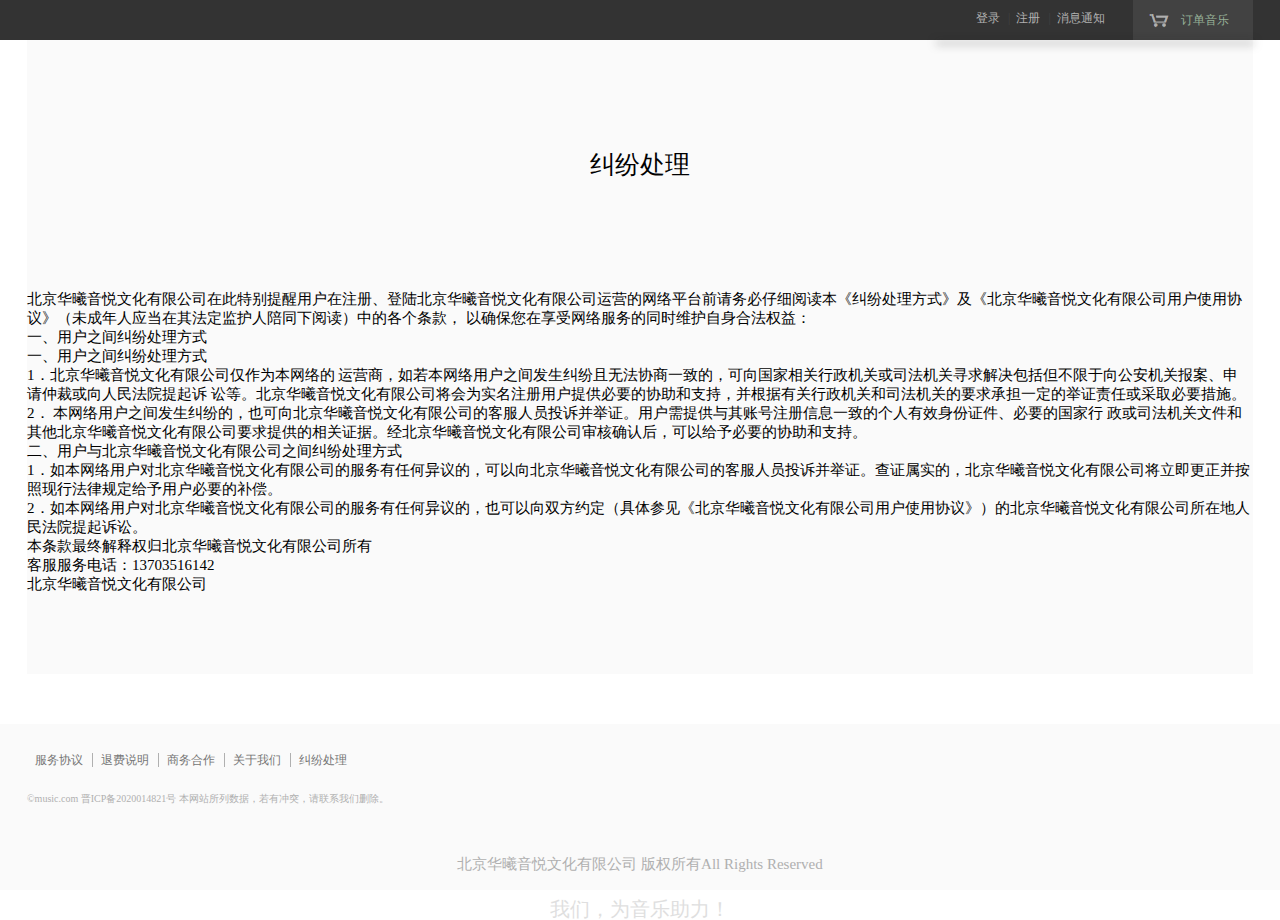
<file: music5.html>
<!DOCTYPE html>
<html lang="en">
<head>
	<meta charset="UTF-8">
  <title>北京华曦音悦文化有限公司</title>
  <link rel="icon" href="img/favicon.ico" type="image/x-icon" />
	<link rel="stylesheet" href="css/index.css">
	<link rel="stylesheet" href="css/xiaomi.css">
	<link rel="stylesheet" href="js/index.js">
	<script src="js/animate.js"></script>
	<script src="js/content.js"></script>
	<script src="js/index.js"></script>
	<script src="js/xiaomi.js"></script>
</head>
<body>
  <header>
    <main>
    <!-- <a href="play/play.html">aaaaaaaa</a> -->
      <ul class="head-left">
       
      </ul>
    
      <div class="head-right">
        <div class="head-right1">
          <a href="">登录</a>
          <span>|</span>
          <a href="">注册</a>
          <span>|</span>
          <a href="">消息通知</a>
        </div>
        <div class="head-right2">
          <a href="">
            <div class="head-r1"></div>
            <div class="head-r2">
               订单音乐
               <div class="head-block">
               </div>
            </div>
          </a>
        </div>
      </div>
      
    </main>
  </header>
  <main>
    <div class="homevideoboxone">
      <p class="asssss">纠纷处理</p>

      <div class="abax">
        
        <p>北京华曦音悦文化有限公司在此特别提醒用户在注册、登陆北京华曦音悦文化有限公司运营的网络平台前请务必仔细阅读本《纠纷处理方式》及《北京华曦音悦文化有限公司用户使用协议》（未成年人应当在其法定监护人陪同下阅读）中的各个条款， 以确保您在享受网络服务的同时维护自身合法权益：  </p>
        <p>一、用户之间纠纷处理方式</p>
        
        <p>一、用户之间纠纷处理方式</p>
        <p>1．北京华曦音悦文化有限公司仅作为本网络的 运营商，如若本网络用户之间发生纠纷且无法协商一致的，可向国家相关行政机关或司法机关寻求解决包括但不限于向公安机关报案、申请仲裁或向人民法院提起诉 讼等。北京华曦音悦文化有限公司将会为实名注册用户提供必要的协助和支持，并根据有关行政机关和司法机关的要求承担一定的举证责任或采取必要措施。</p>
        <p>2． 本网络用户之间发生纠纷的，也可向北京华曦音悦文化有限公司的客服人员投诉并举证。用户需提供与其账号注册信息一致的个人有效身份证件、必要的国家行 政或司法机关文件和其他北京华曦音悦文化有限公司要求提供的相关证据。经北京华曦音悦文化有限公司审核确认后，可以给予必要的协助和支持。 </p>
        <p>二、用户与北京华曦音悦文化有限公司之间纠纷处理方式 </p>
        <p>1．如本网络用户对北京华曦音悦文化有限公司的服务有任何异议的，可以向北京华曦音悦文化有限公司的客服人员投诉并举证。查证属实的，北京华曦音悦文化有限公司将立即更正并按照现行法律规定给予用户必要的补偿。 </p>
        <p>2．如本网络用户对北京华曦音悦文化有限公司的服务有任何异议的，也可以向双方约定（具体参见《北京华曦音悦文化有限公司用户使用协议》）的北京华曦音悦文化有限公司所在地人民法院提起诉讼。</p>
        <p>本条款最终解释权归北京华曦音悦文化有限公司所有</p>
        <p>客服服务电话：13703516142 </p>
        <p>北京华曦音悦文化有限公司</p>
        <p></p>
        <p></p>
        <p></p>
        <p></p>
        <p></p>
        <p></p>
        <p></p>
        <p></p>
        <p></p>
      </div>
    </div>
    
  </main>
  <footer>
    <main>
      <!-- <div class="iconfont foot-left"></div> -->
      <div class="foot-middle">
        <div class="foot-mtopa">
         <ul class="foot-mtop">
      
        <li><a href="music2.html">服务协议</a></li>
        <li><a href="music3.html">退费说明</a></li>
        <li><a href="music6.html">商务合作</a></li>
        <li><a href="music4.html">关于我们</a></li>
        <li><a href="music5.html" class="mtop-llast">纠纷处理</a></li>
      </ul>
    </div>
      <div class="foot-mbottom">
        ©music.com  晋ICP备2020014821号 本网站所列数据，若有冲突，请联系我们删除。
      </div>
      </div>
      <div class="foot-right">
       
        北京华曦音悦文化有限公司  版权所有All Rights Reserved
       
        
      </div>
      <div class="bottom">我们，为音乐助力！</div>
    </main>
  </footer>
</body>
</html>
</file>
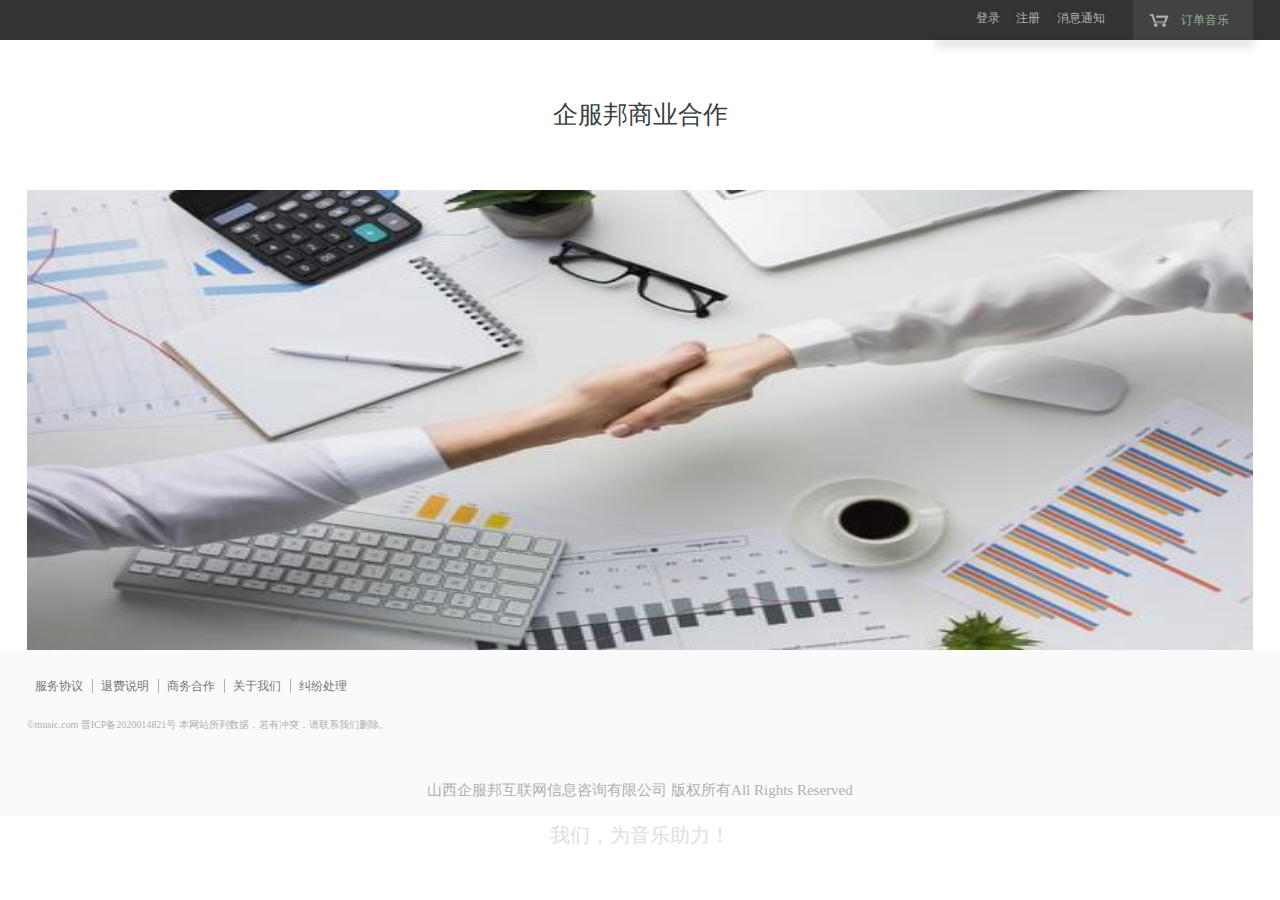
<file: music6.html>
<!DOCTYPE html>
<html lang="en">
<head>
	<meta charset="UTF-8">
  <title>北京华曦音悦文化有限公司</title>
  <link rel="icon" href="img/favicon.ico" type="image/x-icon" />
	<link rel="stylesheet" href="css/index.css">
	<link rel="stylesheet" href="css/xiaomi.css">
	<link rel="stylesheet" href="js/index.js">
	<script src="js/animate.js"></script>
	<script src="js/content.js"></script>
	<script src="js/index.js"></script>
	<script src="js/xiaomi.js"></script>
</head>
<body>
  <header>
    <main>
    <!-- <a href="play/play.html">aaaaaaaa</a> -->
      <ul class="head-left">
      
      </ul>
    
      <div class="head-right">
        <div class="head-right1">
          <a href="">登录</a>
          <span>|</span>
          <a href="">注册</a>
          <span>|</span>
          <a href="">消息通知</a>
        </div>
        <div class="head-right2">
          <a href="">
            <div class="head-r1"></div>
            <div class="head-r2">
               订单音乐
               <div class="head-block">
               </div>
            </div>
          </a>
        </div>
      </div>
      
    </main>
  </header>
  <p class="asssssa">企服邦商业合作</p>

  
  <section class="banner" >
    <main class="banner-main">
      <ul class="lunbo">
        <li style="display: block">
         <a href="javascript:void(0)">
         <img src="img/1df17ca0fe4454fc891f566d12bf169c.jpg" alt="">
         </a>
        </li>

      </ul>

       
        
       
        <div class=" iconfont icon-jiantouarrowhead7 banner-left"></div>
      
    </main>
</section>



  <footer>
    <main>
      <!-- <div class="iconfont foot-left"></div> -->
      <div class="foot-middle">
        <div class="foot-mtopa">
         <ul class="foot-mtop">
      
        <li><a href="music2.html">服务协议</a></li>
        <li><a href="music3.html">退费说明</a></li>
        <li><a href="music6.html">商务合作</a></li>
        <li><a href="music4.html">关于我们</a></li>
        <li><a href="music5.html" class="mtop-llast">纠纷处理</a></li>
      </ul>
    </div>
      <div class="foot-mbottom">
        ©music.com  晋ICP备2020014821号 本网站所列数据，若有冲突，请联系我们删除。
      </div>
      </div>
      <div class="foot-right">
       
          山西企服邦互联网信息咨询有限公司 版权所有All Rights Reserved
       
        
      </div>
      <div class="bottom">我们，为音乐助力！</div>
    </main>
  </footer>
</body>
</html>
</file>
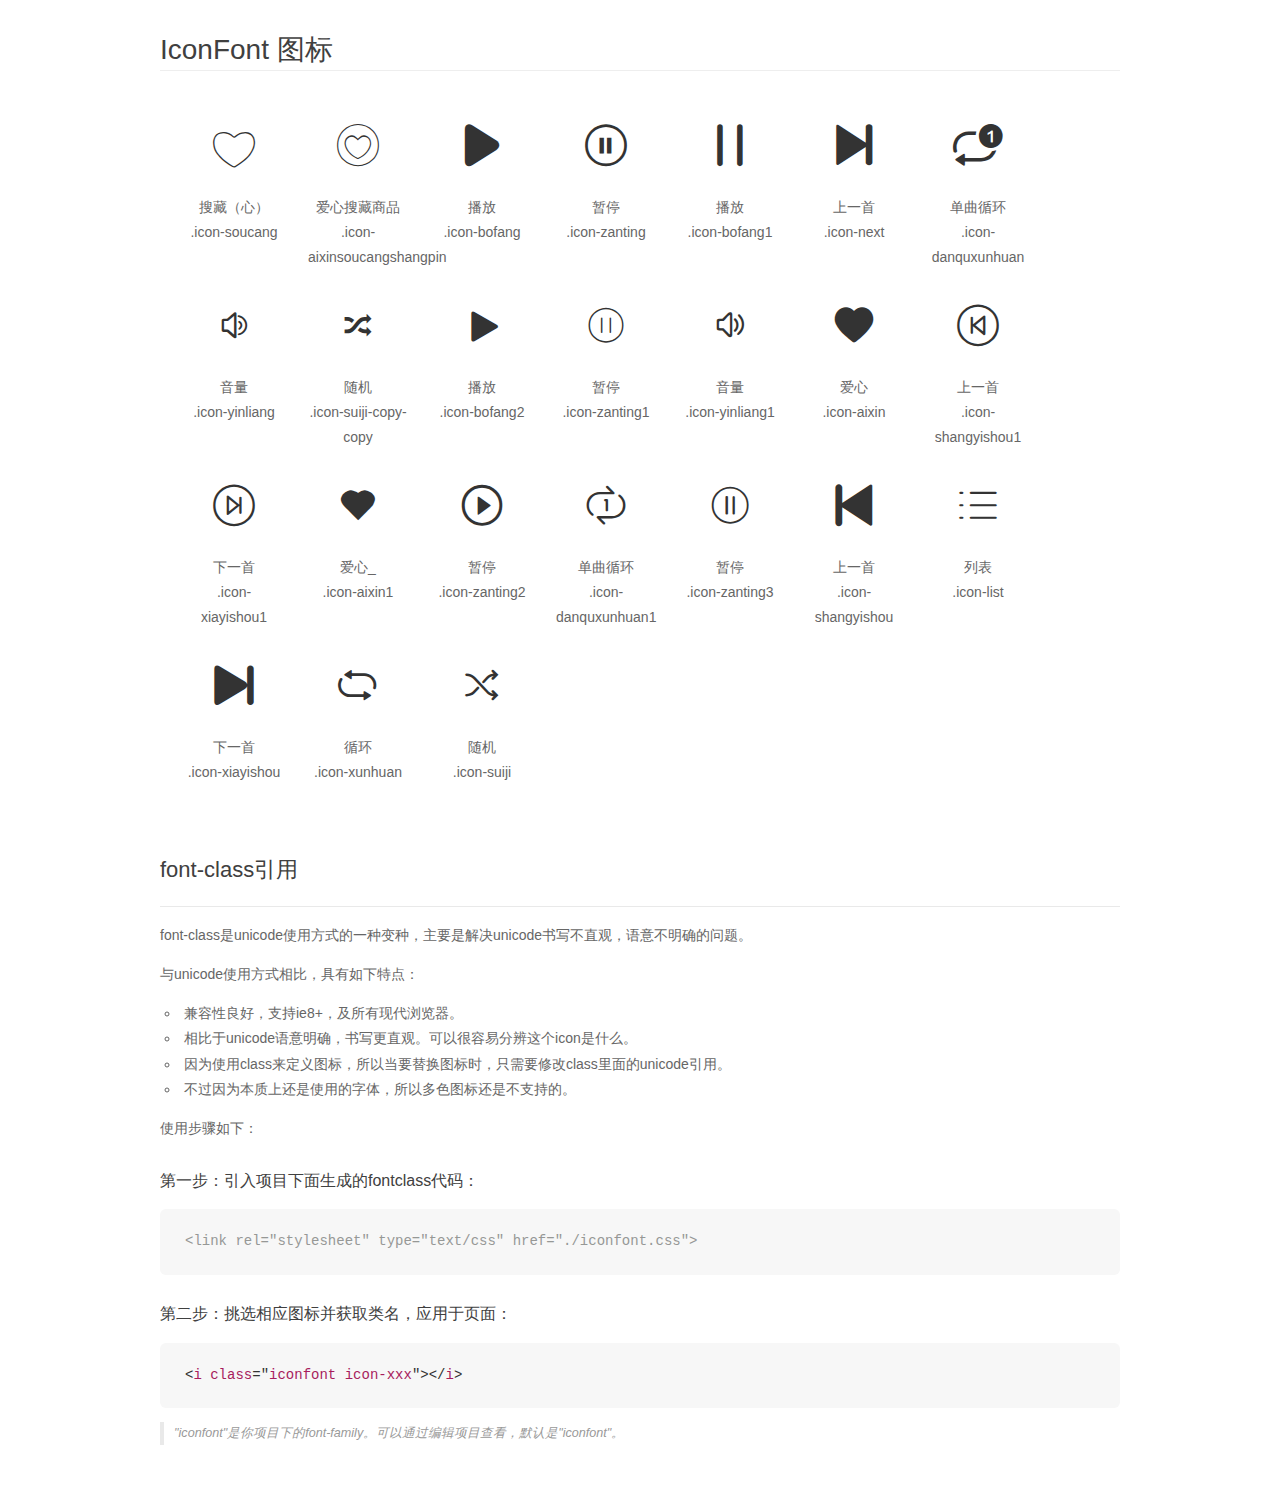
<file: play/font/demo_fontclass.html>
<!DOCTYPE html>
<html>
<head>
    <meta charset="utf-8"/>
    <title>IconFont</title>
    <link rel="stylesheet" href="demo.css">
    <link rel="stylesheet" href="iconfont.css">
</head>
<body>
    <div class="main markdown">
        <h1>IconFont 图标</h1>
        <ul class="icon_lists clear">
            
                <li>
                <i class="icon iconfont icon-soucang"></i>
                    <div class="name">搜藏（心）</div>
                    <div class="fontclass">.icon-soucang</div>
                </li>
            
                <li>
                <i class="icon iconfont icon-aixinsoucangshangpin"></i>
                    <div class="name">爱心搜藏商品</div>
                    <div class="fontclass">.icon-aixinsoucangshangpin</div>
                </li>
            
                <li>
                <i class="icon iconfont icon-bofang"></i>
                    <div class="name">播放</div>
                    <div class="fontclass">.icon-bofang</div>
                </li>
            
                <li>
                <i class="icon iconfont icon-zanting"></i>
                    <div class="name">暂停</div>
                    <div class="fontclass">.icon-zanting</div>
                </li>
            
                <li>
                <i class="icon iconfont icon-bofang1"></i>
                    <div class="name">播放</div>
                    <div class="fontclass">.icon-bofang1</div>
                </li>
            
                <li>
                <i class="icon iconfont icon-next"></i>
                    <div class="name">上一首</div>
                    <div class="fontclass">.icon-next</div>
                </li>
            
                <li>
                <i class="icon iconfont icon-danquxunhuan"></i>
                    <div class="name">单曲循环</div>
                    <div class="fontclass">.icon-danquxunhuan</div>
                </li>
            
                <li>
                <i class="icon iconfont icon-yinliang"></i>
                    <div class="name">音量</div>
                    <div class="fontclass">.icon-yinliang</div>
                </li>
            
                <li>
                <i class="icon iconfont icon-suiji-copy-copy"></i>
                    <div class="name">随机</div>
                    <div class="fontclass">.icon-suiji-copy-copy</div>
                </li>
            
                <li>
                <i class="icon iconfont icon-bofang2"></i>
                    <div class="name">播放</div>
                    <div class="fontclass">.icon-bofang2</div>
                </li>
            
                <li>
                <i class="icon iconfont icon-zanting1"></i>
                    <div class="name">暂停</div>
                    <div class="fontclass">.icon-zanting1</div>
                </li>
            
                <li>
                <i class="icon iconfont icon-yinliang1"></i>
                    <div class="name">音量</div>
                    <div class="fontclass">.icon-yinliang1</div>
                </li>
            
                <li>
                <i class="icon iconfont icon-aixin"></i>
                    <div class="name">爱心</div>
                    <div class="fontclass">.icon-aixin</div>
                </li>
            
                <li>
                <i class="icon iconfont icon-shangyishou1"></i>
                    <div class="name">上一首</div>
                    <div class="fontclass">.icon-shangyishou1</div>
                </li>
            
                <li>
                <i class="icon iconfont icon-xiayishou1"></i>
                    <div class="name">下一首</div>
                    <div class="fontclass">.icon-xiayishou1</div>
                </li>
            
                <li>
                <i class="icon iconfont icon-aixin1"></i>
                    <div class="name">爱心_</div>
                    <div class="fontclass">.icon-aixin1</div>
                </li>
            
                <li>
                <i class="icon iconfont icon-zanting2"></i>
                    <div class="name">暂停</div>
                    <div class="fontclass">.icon-zanting2</div>
                </li>
            
                <li>
                <i class="icon iconfont icon-danquxunhuan1"></i>
                    <div class="name">单曲循环</div>
                    <div class="fontclass">.icon-danquxunhuan1</div>
                </li>
            
                <li>
                <i class="icon iconfont icon-zanting3"></i>
                    <div class="name">暂停</div>
                    <div class="fontclass">.icon-zanting3</div>
                </li>
            
                <li>
                <i class="icon iconfont icon-shangyishou"></i>
                    <div class="name">上一首</div>
                    <div class="fontclass">.icon-shangyishou</div>
                </li>
            
                <li>
                <i class="icon iconfont icon-list"></i>
                    <div class="name">列表</div>
                    <div class="fontclass">.icon-list</div>
                </li>
            
                <li>
                <i class="icon iconfont icon-xiayishou"></i>
                    <div class="name">下一首</div>
                    <div class="fontclass">.icon-xiayishou</div>
                </li>
            
                <li>
                <i class="icon iconfont icon-xunhuan"></i>
                    <div class="name">循环</div>
                    <div class="fontclass">.icon-xunhuan</div>
                </li>
            
                <li>
                <i class="icon iconfont icon-suiji"></i>
                    <div class="name">随机</div>
                    <div class="fontclass">.icon-suiji</div>
                </li>
            
        </ul>

        <h2 id="font-class-">font-class引用</h2>
        <hr>

        <p>font-class是unicode使用方式的一种变种，主要是解决unicode书写不直观，语意不明确的问题。</p>
        <p>与unicode使用方式相比，具有如下特点：</p>
        <ul>
        <li>兼容性良好，支持ie8+，及所有现代浏览器。</li>
        <li>相比于unicode语意明确，书写更直观。可以很容易分辨这个icon是什么。</li>
        <li>因为使用class来定义图标，所以当要替换图标时，只需要修改class里面的unicode引用。</li>
        <li>不过因为本质上还是使用的字体，所以多色图标还是不支持的。</li>
        </ul>
        <p>使用步骤如下：</p>
        <h3 id="-fontclass-">第一步：引入项目下面生成的fontclass代码：</h3>


        <pre><code class="lang-js hljs javascript"><span class="hljs-comment">&lt;link rel="stylesheet" type="text/css" href="./iconfont.css"&gt;</span></code></pre>
        <h3 id="-">第二步：挑选相应图标并获取类名，应用于页面：</h3>
        <pre><code class="lang-css hljs">&lt;<span class="hljs-selector-tag">i</span> <span class="hljs-selector-tag">class</span>="<span class="hljs-selector-tag">iconfont</span> <span class="hljs-selector-tag">icon-xxx</span>"&gt;&lt;/<span class="hljs-selector-tag">i</span>&gt;</code></pre>
        <blockquote>
        <p>"iconfont"是你项目下的font-family。可以通过编辑项目查看，默认是"iconfont"。</p>
        </blockquote>
    </div>
</body>
</html>
</file>
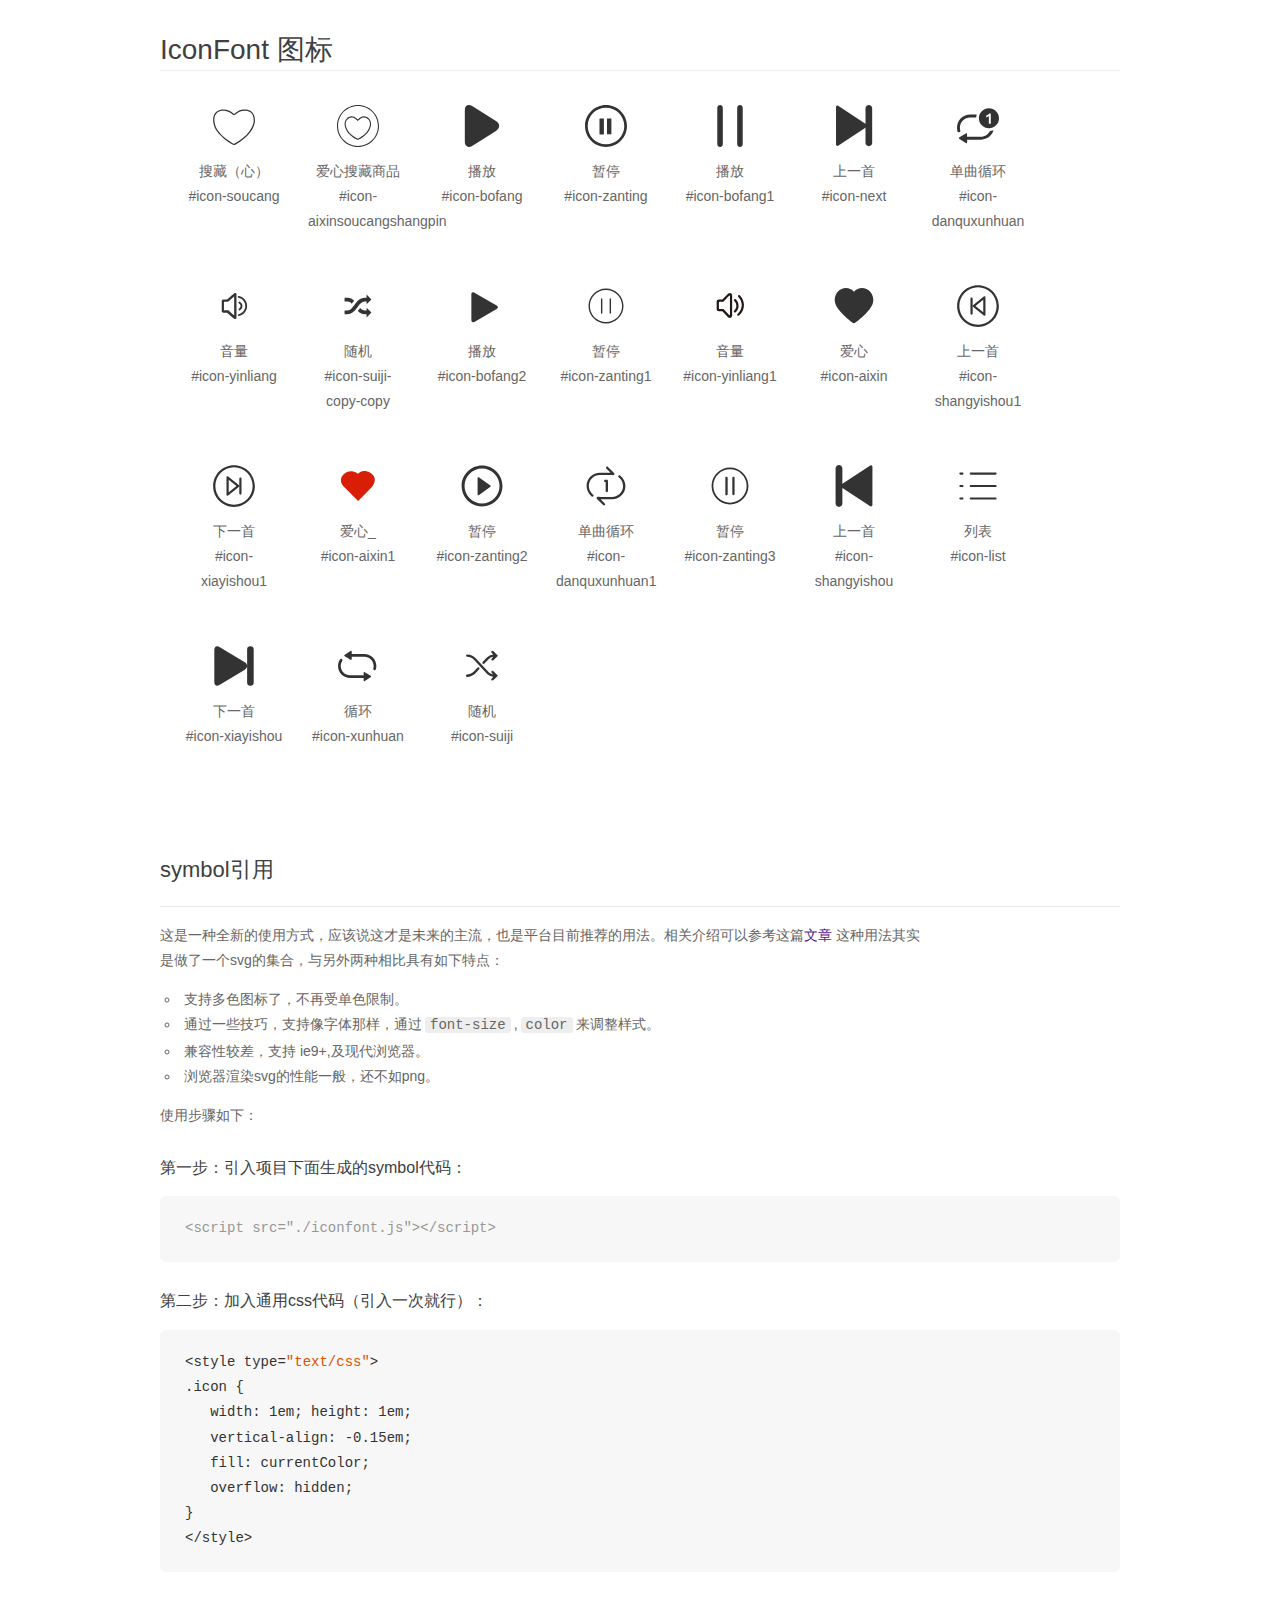
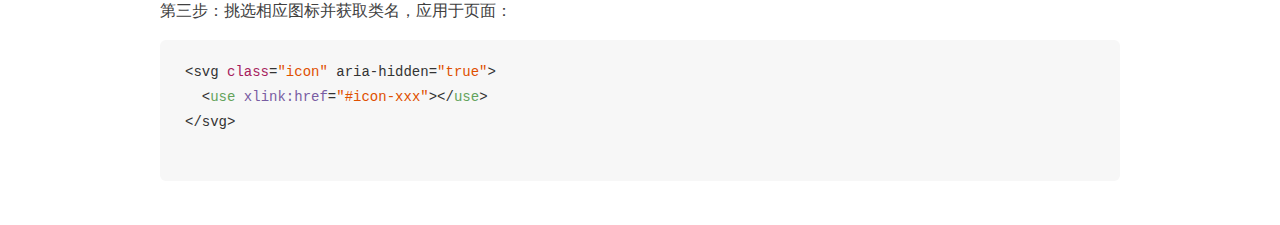
<file: play/font/demo_symbol.html>
<!DOCTYPE html>
<html>
<head>
    <meta charset="utf-8"/>
    <title>IconFont</title>
    <link rel="stylesheet" href="demo.css">
    <script src="iconfont.js"></script>

    <style type="text/css">
        .icon {
          /* 通过设置 font-size 来改变图标大小 */
          width: 1em; height: 1em;
          /* 图标和文字相邻时，垂直对齐 */
          vertical-align: -0.15em;
          /* 通过设置 color 来改变 SVG 的颜色/fill */
          fill: currentColor;
          /* path 和 stroke 溢出 viewBox 部分在 IE 下会显示
             normalize.css 中也包含这行 */
          overflow: hidden;
        }

    </style>
</head>
<body>
    <div class="main markdown">
        <h1>IconFont 图标</h1>
        <ul class="icon_lists clear">
            
                <li>
                    <svg class="icon" aria-hidden="true">
                        <use xlink:href="#icon-soucang"></use>
                    </svg>
                    <div class="name">搜藏（心）</div>
                    <div class="fontclass">#icon-soucang</div>
                </li>
            
                <li>
                    <svg class="icon" aria-hidden="true">
                        <use xlink:href="#icon-aixinsoucangshangpin"></use>
                    </svg>
                    <div class="name">爱心搜藏商品</div>
                    <div class="fontclass">#icon-aixinsoucangshangpin</div>
                </li>
            
                <li>
                    <svg class="icon" aria-hidden="true">
                        <use xlink:href="#icon-bofang"></use>
                    </svg>
                    <div class="name">播放</div>
                    <div class="fontclass">#icon-bofang</div>
                </li>
            
                <li>
                    <svg class="icon" aria-hidden="true">
                        <use xlink:href="#icon-zanting"></use>
                    </svg>
                    <div class="name">暂停</div>
                    <div class="fontclass">#icon-zanting</div>
                </li>
            
                <li>
                    <svg class="icon" aria-hidden="true">
                        <use xlink:href="#icon-bofang1"></use>
                    </svg>
                    <div class="name">播放</div>
                    <div class="fontclass">#icon-bofang1</div>
                </li>
            
                <li>
                    <svg class="icon" aria-hidden="true">
                        <use xlink:href="#icon-next"></use>
                    </svg>
                    <div class="name">上一首</div>
                    <div class="fontclass">#icon-next</div>
                </li>
            
                <li>
                    <svg class="icon" aria-hidden="true">
                        <use xlink:href="#icon-danquxunhuan"></use>
                    </svg>
                    <div class="name">单曲循环</div>
                    <div class="fontclass">#icon-danquxunhuan</div>
                </li>
            
                <li>
                    <svg class="icon" aria-hidden="true">
                        <use xlink:href="#icon-yinliang"></use>
                    </svg>
                    <div class="name">音量</div>
                    <div class="fontclass">#icon-yinliang</div>
                </li>
            
                <li>
                    <svg class="icon" aria-hidden="true">
                        <use xlink:href="#icon-suiji-copy-copy"></use>
                    </svg>
                    <div class="name">随机</div>
                    <div class="fontclass">#icon-suiji-copy-copy</div>
                </li>
            
                <li>
                    <svg class="icon" aria-hidden="true">
                        <use xlink:href="#icon-bofang2"></use>
                    </svg>
                    <div class="name">播放</div>
                    <div class="fontclass">#icon-bofang2</div>
                </li>
            
                <li>
                    <svg class="icon" aria-hidden="true">
                        <use xlink:href="#icon-zanting1"></use>
                    </svg>
                    <div class="name">暂停</div>
                    <div class="fontclass">#icon-zanting1</div>
                </li>
            
                <li>
                    <svg class="icon" aria-hidden="true">
                        <use xlink:href="#icon-yinliang1"></use>
                    </svg>
                    <div class="name">音量</div>
                    <div class="fontclass">#icon-yinliang1</div>
                </li>
            
                <li>
                    <svg class="icon" aria-hidden="true">
                        <use xlink:href="#icon-aixin"></use>
                    </svg>
                    <div class="name">爱心</div>
                    <div class="fontclass">#icon-aixin</div>
                </li>
            
                <li>
                    <svg class="icon" aria-hidden="true">
                        <use xlink:href="#icon-shangyishou1"></use>
                    </svg>
                    <div class="name">上一首</div>
                    <div class="fontclass">#icon-shangyishou1</div>
                </li>
            
                <li>
                    <svg class="icon" aria-hidden="true">
                        <use xlink:href="#icon-xiayishou1"></use>
                    </svg>
                    <div class="name">下一首</div>
                    <div class="fontclass">#icon-xiayishou1</div>
                </li>
            
                <li>
                    <svg class="icon" aria-hidden="true">
                        <use xlink:href="#icon-aixin1"></use>
                    </svg>
                    <div class="name">爱心_</div>
                    <div class="fontclass">#icon-aixin1</div>
                </li>
            
                <li>
                    <svg class="icon" aria-hidden="true">
                        <use xlink:href="#icon-zanting2"></use>
                    </svg>
                    <div class="name">暂停</div>
                    <div class="fontclass">#icon-zanting2</div>
                </li>
            
                <li>
                    <svg class="icon" aria-hidden="true">
                        <use xlink:href="#icon-danquxunhuan1"></use>
                    </svg>
                    <div class="name">单曲循环</div>
                    <div class="fontclass">#icon-danquxunhuan1</div>
                </li>
            
                <li>
                    <svg class="icon" aria-hidden="true">
                        <use xlink:href="#icon-zanting3"></use>
                    </svg>
                    <div class="name">暂停</div>
                    <div class="fontclass">#icon-zanting3</div>
                </li>
            
                <li>
                    <svg class="icon" aria-hidden="true">
                        <use xlink:href="#icon-shangyishou"></use>
                    </svg>
                    <div class="name">上一首</div>
                    <div class="fontclass">#icon-shangyishou</div>
                </li>
            
                <li>
                    <svg class="icon" aria-hidden="true">
                        <use xlink:href="#icon-list"></use>
                    </svg>
                    <div class="name">列表</div>
                    <div class="fontclass">#icon-list</div>
                </li>
            
                <li>
                    <svg class="icon" aria-hidden="true">
                        <use xlink:href="#icon-xiayishou"></use>
                    </svg>
                    <div class="name">下一首</div>
                    <div class="fontclass">#icon-xiayishou</div>
                </li>
            
                <li>
                    <svg class="icon" aria-hidden="true">
                        <use xlink:href="#icon-xunhuan"></use>
                    </svg>
                    <div class="name">循环</div>
                    <div class="fontclass">#icon-xunhuan</div>
                </li>
            
                <li>
                    <svg class="icon" aria-hidden="true">
                        <use xlink:href="#icon-suiji"></use>
                    </svg>
                    <div class="name">随机</div>
                    <div class="fontclass">#icon-suiji</div>
                </li>
            
        </ul>


        <h2 id="symbol-">symbol引用</h2>
        <hr>

        <p>这是一种全新的使用方式，应该说这才是未来的主流，也是平台目前推荐的用法。相关介绍可以参考这篇<a href="">文章</a>
        这种用法其实是做了一个svg的集合，与另外两种相比具有如下特点：</p>
        <ul>
          <li>支持多色图标了，不再受单色限制。</li>
          <li>通过一些技巧，支持像字体那样，通过<code>font-size</code>,<code>color</code>来调整样式。</li>
          <li>兼容性较差，支持 ie9+,及现代浏览器。</li>
          <li>浏览器渲染svg的性能一般，还不如png。</li>
        </ul>
        <p>使用步骤如下：</p>
        <h3 id="-symbol-">第一步：引入项目下面生成的symbol代码：</h3>
        <pre><code class="lang-js hljs javascript"><span class="hljs-comment">&lt;script src="./iconfont.js"&gt;&lt;/script&gt;</span></code></pre>
        <h3 id="-css-">第二步：加入通用css代码（引入一次就行）：</h3>
        <pre><code class="lang-js hljs javascript">&lt;style type=<span class="hljs-string">"text/css"</span>&gt;
.icon {
   width: <span class="hljs-number">1</span>em; height: <span class="hljs-number">1</span>em;
   vertical-align: <span class="hljs-number">-0.15</span>em;
   fill: currentColor;
   overflow: hidden;
}
&lt;<span class="hljs-regexp">/style&gt;</span></code></pre>
        <h3 id="-">第三步：挑选相应图标并获取类名，应用于页面：</h3>
        <pre><code class="lang-js hljs javascript">&lt;svg <span class="hljs-class"><span class="hljs-keyword">class</span></span>=<span class="hljs-string">"icon"</span> aria-hidden=<span class="hljs-string">"true"</span>&gt;<span class="xml"><span class="hljs-tag">
  &lt;<span class="hljs-name">use</span> <span class="hljs-attr">xlink:href</span>=<span class="hljs-string">"#icon-xxx"</span>&gt;</span><span class="hljs-tag">&lt;/<span class="hljs-name">use</span>&gt;</span>
</span>&lt;<span class="hljs-regexp">/svg&gt;
        </span></code></pre>
    </div>
</body>
</html>
</file>
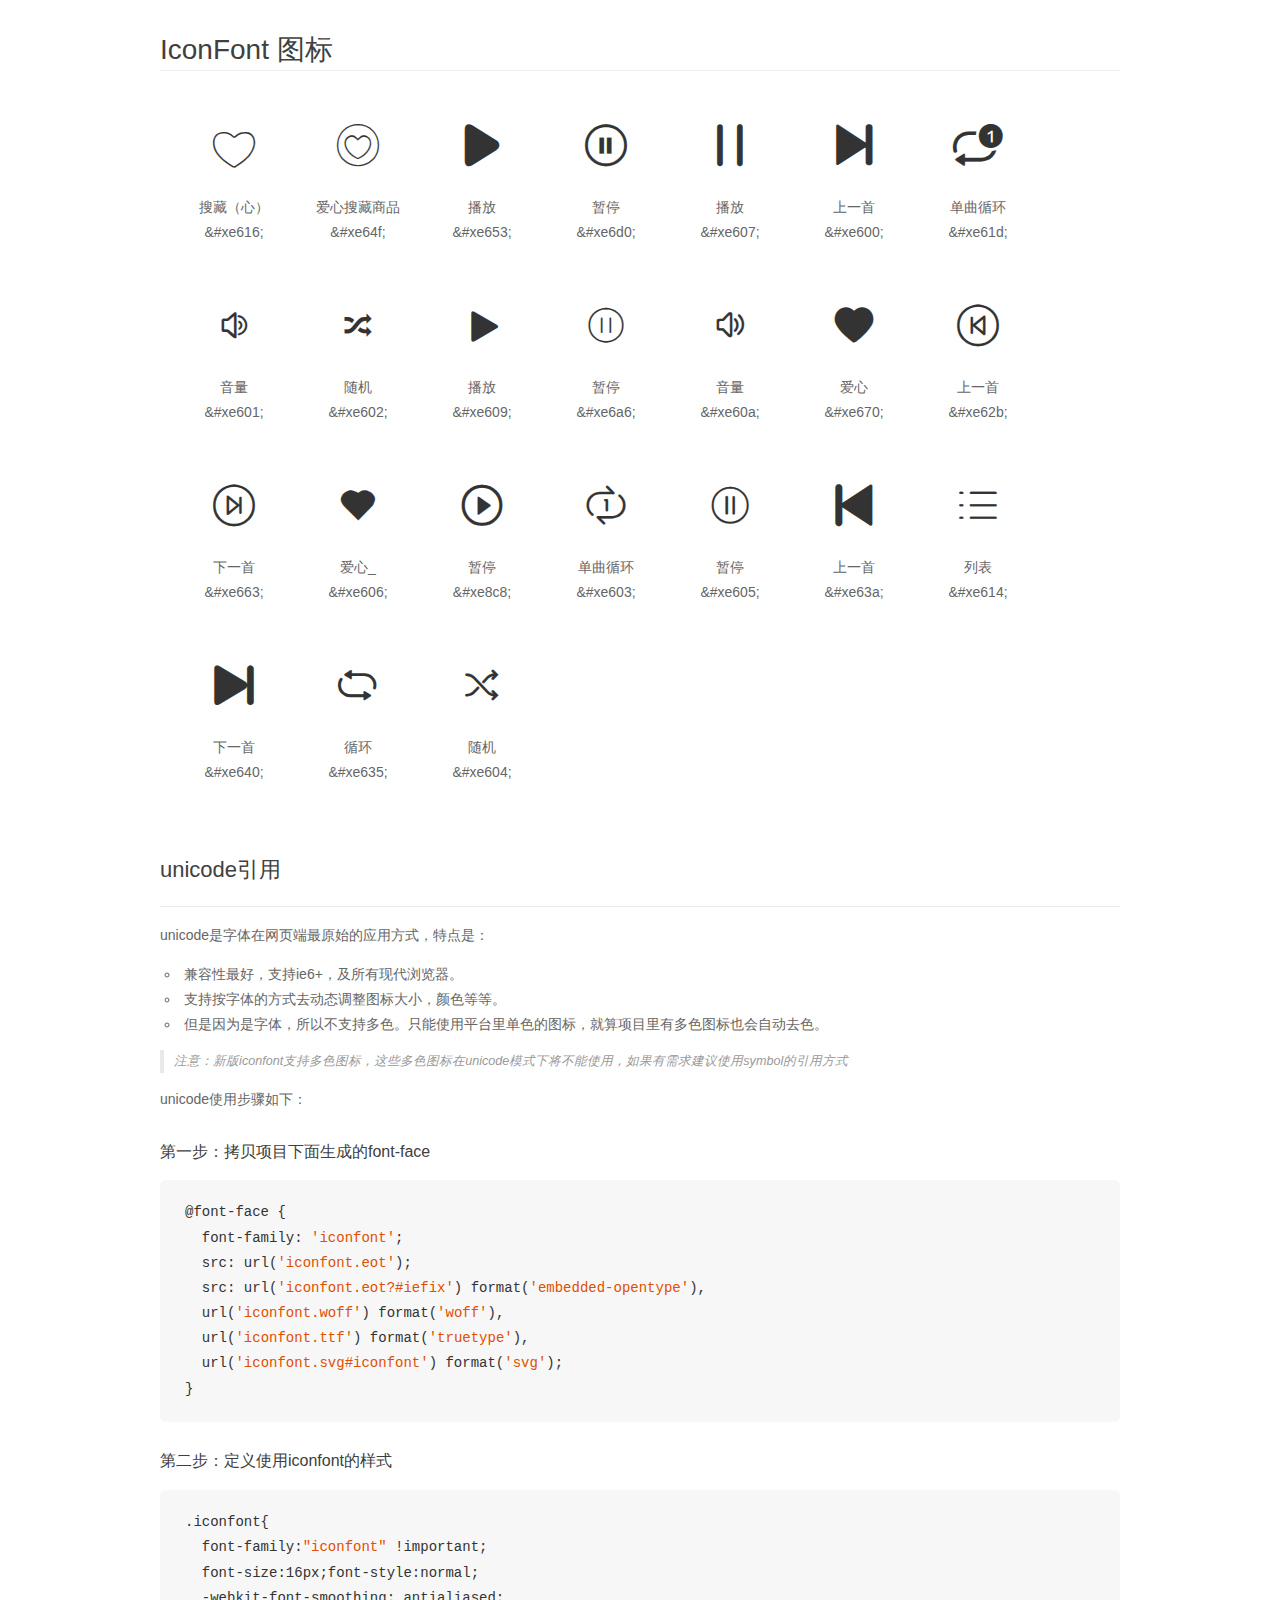
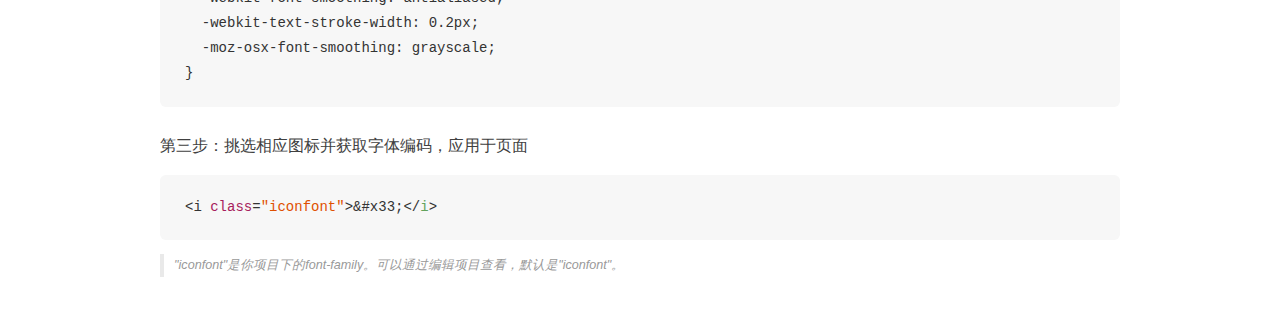
<file: play/font/demo_unicode.html>
<!DOCTYPE html>
<html>
<head>
    <meta charset="utf-8"/>
    <title>IconFont</title>
    <link rel="stylesheet" href="demo.css">

    <style type="text/css">

        @font-face {font-family: "iconfont";
          src: url('iconfont.eot'); /* IE9*/
          src: url('iconfont.eot#iefix') format('embedded-opentype'), /* IE6-IE8 */
          url('iconfont.woff') format('woff'), /* chrome, firefox */
          url('iconfont.ttf') format('truetype'), /* chrome, firefox, opera, Safari, Android, iOS 4.2+*/
          url('iconfont.svg#iconfont') format('svg'); /* iOS 4.1- */
        }

        .iconfont {
          font-family:"iconfont" !important;
          font-size:16px;
          font-style:normal;
          -webkit-font-smoothing: antialiased;
          -webkit-text-stroke-width: 0.2px;
          -moz-osx-font-smoothing: grayscale;
        }

    </style>
</head>
<body>
    <div class="main markdown">
        <h1>IconFont 图标</h1>
        <ul class="icon_lists clear">
            
                <li>
                <i class="icon iconfont">&#xe616;</i>
                    <div class="name">搜藏（心）</div>
                    <div class="code">&amp;#xe616;</div>
                </li>
            
                <li>
                <i class="icon iconfont">&#xe64f;</i>
                    <div class="name">爱心搜藏商品</div>
                    <div class="code">&amp;#xe64f;</div>
                </li>
            
                <li>
                <i class="icon iconfont">&#xe653;</i>
                    <div class="name">播放</div>
                    <div class="code">&amp;#xe653;</div>
                </li>
            
                <li>
                <i class="icon iconfont">&#xe6d0;</i>
                    <div class="name">暂停</div>
                    <div class="code">&amp;#xe6d0;</div>
                </li>
            
                <li>
                <i class="icon iconfont">&#xe607;</i>
                    <div class="name">播放</div>
                    <div class="code">&amp;#xe607;</div>
                </li>
            
                <li>
                <i class="icon iconfont">&#xe600;</i>
                    <div class="name">上一首</div>
                    <div class="code">&amp;#xe600;</div>
                </li>
            
                <li>
                <i class="icon iconfont">&#xe61d;</i>
                    <div class="name">单曲循环</div>
                    <div class="code">&amp;#xe61d;</div>
                </li>
            
                <li>
                <i class="icon iconfont">&#xe601;</i>
                    <div class="name">音量</div>
                    <div class="code">&amp;#xe601;</div>
                </li>
            
                <li>
                <i class="icon iconfont">&#xe602;</i>
                    <div class="name">随机</div>
                    <div class="code">&amp;#xe602;</div>
                </li>
            
                <li>
                <i class="icon iconfont">&#xe609;</i>
                    <div class="name">播放</div>
                    <div class="code">&amp;#xe609;</div>
                </li>
            
                <li>
                <i class="icon iconfont">&#xe6a6;</i>
                    <div class="name">暂停</div>
                    <div class="code">&amp;#xe6a6;</div>
                </li>
            
                <li>
                <i class="icon iconfont">&#xe60a;</i>
                    <div class="name">音量</div>
                    <div class="code">&amp;#xe60a;</div>
                </li>
            
                <li>
                <i class="icon iconfont">&#xe670;</i>
                    <div class="name">爱心</div>
                    <div class="code">&amp;#xe670;</div>
                </li>
            
                <li>
                <i class="icon iconfont">&#xe62b;</i>
                    <div class="name">上一首</div>
                    <div class="code">&amp;#xe62b;</div>
                </li>
            
                <li>
                <i class="icon iconfont">&#xe663;</i>
                    <div class="name">下一首</div>
                    <div class="code">&amp;#xe663;</div>
                </li>
            
                <li>
                <i class="icon iconfont">&#xe606;</i>
                    <div class="name">爱心_</div>
                    <div class="code">&amp;#xe606;</div>
                </li>
            
                <li>
                <i class="icon iconfont">&#xe8c8;</i>
                    <div class="name">暂停</div>
                    <div class="code">&amp;#xe8c8;</div>
                </li>
            
                <li>
                <i class="icon iconfont">&#xe603;</i>
                    <div class="name">单曲循环</div>
                    <div class="code">&amp;#xe603;</div>
                </li>
            
                <li>
                <i class="icon iconfont">&#xe605;</i>
                    <div class="name">暂停</div>
                    <div class="code">&amp;#xe605;</div>
                </li>
            
                <li>
                <i class="icon iconfont">&#xe63a;</i>
                    <div class="name">上一首</div>
                    <div class="code">&amp;#xe63a;</div>
                </li>
            
                <li>
                <i class="icon iconfont">&#xe614;</i>
                    <div class="name">列表</div>
                    <div class="code">&amp;#xe614;</div>
                </li>
            
                <li>
                <i class="icon iconfont">&#xe640;</i>
                    <div class="name">下一首</div>
                    <div class="code">&amp;#xe640;</div>
                </li>
            
                <li>
                <i class="icon iconfont">&#xe635;</i>
                    <div class="name">循环</div>
                    <div class="code">&amp;#xe635;</div>
                </li>
            
                <li>
                <i class="icon iconfont">&#xe604;</i>
                    <div class="name">随机</div>
                    <div class="code">&amp;#xe604;</div>
                </li>
            
        </ul>
        <h2 id="unicode-">unicode引用</h2>
        <hr>

        <p>unicode是字体在网页端最原始的应用方式，特点是：</p>
        <ul>
        <li>兼容性最好，支持ie6+，及所有现代浏览器。</li>
        <li>支持按字体的方式去动态调整图标大小，颜色等等。</li>
        <li>但是因为是字体，所以不支持多色。只能使用平台里单色的图标，就算项目里有多色图标也会自动去色。</li>
        </ul>
        <blockquote>
        <p>注意：新版iconfont支持多色图标，这些多色图标在unicode模式下将不能使用，如果有需求建议使用symbol的引用方式</p>
        </blockquote>
        <p>unicode使用步骤如下：</p>
        <h3 id="-font-face">第一步：拷贝项目下面生成的font-face</h3>
        <pre><code class="lang-js hljs javascript">@font-face {
  font-family: <span class="hljs-string">'iconfont'</span>;
  src: url(<span class="hljs-string">'iconfont.eot'</span>);
  src: url(<span class="hljs-string">'iconfont.eot?#iefix'</span>) format(<span class="hljs-string">'embedded-opentype'</span>),
  url(<span class="hljs-string">'iconfont.woff'</span>) format(<span class="hljs-string">'woff'</span>),
  url(<span class="hljs-string">'iconfont.ttf'</span>) format(<span class="hljs-string">'truetype'</span>),
  url(<span class="hljs-string">'iconfont.svg#iconfont'</span>) format(<span class="hljs-string">'svg'</span>);
}
</code></pre>
        <h3 id="-iconfont-">第二步：定义使用iconfont的样式</h3>
        <pre><code class="lang-js hljs javascript">.iconfont{
  font-family:<span class="hljs-string">"iconfont"</span> !important;
  font-size:<span class="hljs-number">16</span>px;font-style:normal;
  -webkit-font-smoothing: antialiased;
  -webkit-text-stroke-width: <span class="hljs-number">0.2</span>px;
  -moz-osx-font-smoothing: grayscale;
}
</code></pre>
        <h3 id="-">第三步：挑选相应图标并获取字体编码，应用于页面</h3>
        <pre><code class="lang-js hljs javascript">&lt;i <span class="hljs-class"><span class="hljs-keyword">class</span></span>=<span class="hljs-string">"iconfont"</span>&gt;&amp;#x33;<span class="xml"><span class="hljs-tag">&lt;/<span class="hljs-name">i</span>&gt;</span></span></code></pre>

        <blockquote>
        <p>"iconfont"是你项目下的font-family。可以通过编辑项目查看，默认是"iconfont"。</p>
        </blockquote>
    </div>


</body>
</html>
</file>
<file: css/index.css>
/*
* @Author: yz
* @Date:   2017-08-11 17:01:41
* @Last Modified by:   yz
* @Last Modified time: 2017-08-20 13:41:05
*/
*{
	margin: 0;
	padding: 0;
	list-style: none;
	text-decoration: none;
}
@font-face {
  font-family: 'iconfont';  /* project id 355265 */
  src: url('http://at.alicdn.com/t/font_355265_t6oeutg5pnwmi.eot');
  src: url('http:http://at.alicdn.com/t/font_355265_t6oeutg5pnwmi.eot?#iefix') format('embedded-opentype'),
  url('http://at.alicdn.com/t/font_355265_t6oeutg5pnwmi.woff') format('woff'),
  url('http://at.alicdn.com/t/font_355265_t6oeutg5pnwmi.ttf') format('truetype'),
  url('http://at.alicdn.com/t/font_355265_t6oeutg5pnwmi.svg#iconfont') format('svg');
}
.iconfont{
	font-family: 'iconfont';
	font-size: 14px;
	color: #B0B0B0;
}
.iconfont1{
	font-family: 'iconfont';
	font-size: 20px;
	color: #B0B0B0;
}
.site-bn-bar{
	width: 100%;
	height: 120px;
	background: url('../img/cms_15023581817637_mJKpy.jpg') no-repeat center center;
}
.site-bn-bar a{
	display: block;
	width: 100%;
	height: 100%;
}
.site-topbar{
	width: 100%;
	height: 40px;
	background: #333333;
}
main{
	width: 1226px;
	height: 40px;
	margin: 0 auto;
}
.topbar-nav{
	margin: 0 auto;
	margin-top: 15px;
	width: 569px;
	height: 12px;
	line-height: 12px;
	float: left;
	font-size: 12px;
	color: #3A3F3F;
}
.nofollow{
	display: block;
	font-size: 12px;
	float: left;
	margin-right: 5px;
	margin-left: 5px;
	color: #B0B0B0;
}
.nofollow:hover{
	color: #fff;
}
.nofollow:first-of-type{
	margin-left: 0;
}
.sep{
	display: block;
	float: left;
}
.topbar-cart{
	width: 120px;
	height: 40px;
	background: #424242;
	float: right;
	cursor: pointer;
}
.topbar-cart:hover{
	background: #fff;
}
.shop{
	display: block;
	font-size: 14px;
	float: left;
	margin-top: 13px;
	margin-left: 15px;
}
.shop1{
	margin-top: 10px;
	margin-left: 5px;
	color: #B0B0B0;
}
.topbar-cart:hover .shop{
	color: #FF6700;
}
.topbar-into{
	width: 143px;
	height: 12px;
	margin-top: 12px;
	float: right;
	font-size: 12px;
	color: #373F3A;
}
.link{
	color: #B0B0B0;
}
.link:hover{
	color: #fff;
}
.site-header{
	width: 100%;
	height: 100px;
	position: relative;
}
.container{
	width: 1226px;
	height: 100px;
	margin: 0 auto;
	font-family: '宋体';
}
.header-logo{
	width: 55px;
	height: 55px;
	margin-top: 22px;
	background: url('../img/logo.png');
	float: left;
}
.header-logo a{
	display: block;
	width: 55px;
	height: 55px;
}
.exposure{
	display: block;
	float: left;
	margin-left: 7px;
	width: 165px;
	height: 100px;
	background: url('../img/yiyuanyingbijiben.gif') no-repeat center center;
}
.navitem{
	width: 648px;
	height: 100px;
	float: left;
	display: flex;
	justify-content: space-around;
}
.navitemson{
	height: 60px;
	margin-top: 43px;
	font-family: '微软雅黑';
	
}
.navitemsonmain{
	width: 1226px;
	margin: 0 auto;
}
.navitemsondow{
	width: 100%;
	height: 229px;
	border-top: 1px solid #E2E2E2;
	position: absolute;
	top: 100px;
	left: 0;
	background: #fff;
	z-index: 9999;
	display: none;
}
.navitemsondow li{
	width: 200px;
	height: 201px;
	font-size: 12px;
	text-align: center;
	float: left;
	padding-top: 35px;
}
.navitemsondow li p{
	padding-top: 10px;
}
.navitemsondow li p:nth-of-type(2){
	color: #FF6B00;
	cursor: pointer;
}
.navitemsondow li:first-child{
	position: relative;
	padding: 35px 12px 0;
	padding-left: 64px;
}
.navitemsondow li .figure{
	width: 160px;
	height: 110px;
	margin: 0 auto;
}
.navitemsondow li .figure1{
	width: 175px;
}
.navitemsondow li .figure img{
	width: 160px;
	height: 110px;
	padding-right: 20px;
	border-right: 1px solid #E0E0E0;
	cursor: pointer;
}
.navitemsondow li .figure .smallimg{
	border-right: 0;
}
.link1{
	color: #333333;
}
.link1:hover{
	color: #FF6700;
}
.headersearch{
	float: right;
	width: 296px;
	height: 50px;
	margin-top: 25px;
	position: relative;

}
.searchtextdown{
	width: 243px;
	height: 330px;
	background: #fff;
	position: absolute;
	left: 0px;
	top: 50px;
	z-index: 999;
	border: 1px solid #FF6B00;
	border-top: 0;
	display: none;
}
.searchtextdown>ul>li{
	height: 30px;
	line-height: 30px;
	cursor: pointer;
}
.searchtextdown>ul>li:hover{
	background: #EEEEEE;
}
.searchtextdown>ul>li:first-child{
	/* padding-top: 5px; */
}
.searchtextdown>ul>li>p{
	font-size: 12px;
	float: left;
	padding-left: 8px;
	color: #333;
}
.searchtextdown>ul>li>p:nth-of-type(2){
	float: right;
	padding-right: 8px;
	color: #B0B0B0;
}
.searchhotwords{
	display: block;
	position: absolute;
	top: 14px;
	right: 62px;
	width: 135px;
	height: 21px;
	text-align: right;
	/* background: #EEEEEE; */
	z-index: 2;
}
.searchhotwords a:first-of-type{
	display: inline-block;
	margin-left: 5px;
	padding: 0 5px;
	font-size: 12px;
	background: #eee;
	color: #757575;
	transition: all .2s;
}
.searchhotwords a:nth-of-type(2){
	display: inline-block;
	margin-left: 5px;
	padding: 0 5px;
	font-size: 12px;
	background: #eee;
	color: #757575;
	transition: all .2s;
}
.searchhotwords a:hover{
	background: #FF6B00;
	color: #fff;
}
.searchtext{
	position: absolute;
	top: 0;
	right: 51px;
	z-index: 1;
	width: 223px;
	height: 48px;
	padding: 0 10px;
	border: 1px solid #e0e0e0;
	font-size: 14px;
	line-height: 48px;
	outline: 0;
	transition: all .2s;
}
.searchbtn{
	position: absolute;
	right: 0;
	top: 0;
	z-index: 2;
	width: 52px;
	height: 50px;
	border: 1px solid #e0e0e0;
	font-size: 24px;
	line-height: 24px;
	background: #fff;
	color: #616161;
	outline: 0;
	transition: all .2s;
	cursor: pointer;
}
.searchbtn:hover{
	background: #FF6B00;
	color: #fff;
}
.homeheroslider{
	width: 1226px;
	height: 460px;
	margin: 0 auto;
	position: relative;
}
.uiprev{
	width: 41px;
	height: 69px;
	background: url('../img/icon-slides.png') no-repeat -83px 0;
	position: absolute;
	left: 234px;
	top: 0;
	bottom: 0;
	margin-top: auto;
	margin-bottom: auto;
	z-index: 999;
}
.uiprev:hover{
	background: url('../img/icon-slides.png') no-repeat 0 0;
}
.uinext{
	width: 41px;
	height: 69px;
	background: url('../img/icon-slides.png') no-repeat -123px 0;
	position: absolute;
	right: 0;
	top: 0;
	bottom: 0;
	margin-top: auto;
	margin-bottom: auto;
	z-index: 999;
}
.uinext:hover{
	background: url('../img/icon-slides.png') no-repeat -42px 0;
}
.banner{
	width: 1226px;
	height: 460px;
	position: relative;
}
.bannerson{
	width: 1226px;
	height: 460px;
	position: absolute;
	left: 0;
	top: 0;
}
.bannersonimg{
	width: 1226px;
	height: 460px;
	cursor: pointer;
}
.button{
	width: 150px;
	height: 10px;
	position: absolute;
	right: 30px;
	bottom: 10px;
}
.buttonson{
	width: 10px;
	height: 10px;
	background: gray;
	border-radius: 50%;
	float: left;
	margin-right: 10px;
}
.hot{
	background: #FF6B00;
}
.sitecategory{
	width: 234px;
	height: 460px;
	background: #000;
	opacity: 0.8;
	left: 0;
	top: 0;
	position: absolute;
}
.sitecategorylist{
	width: 234px;
	height: 460px;
	font-size: 14px;
	font-family: '微软雅黑';
	color: #fff;
	position: absolute;
	left: 0;
	top: 0;
}
.cate{
	height: 40px;
	line-height: 40px;
	width: 204px;
	padding-left: 30px;
	cursor: pointer;
}
.cate:first-child{
	margin-top: 30px;
}
.cate>.cateaside{
	width: 795px;
	height: 459px;
	background: #fff;
	position: absolute;
	left: 234px;
	top: 0;
	border-top: 1px solid #E0E0E0;
	border-right: 1px solid #E0E0E0;
	color: #000;
	box-shadow: 0 8px 16px rgba(95,95,95,0.1);
	opacity:0;
}
.cate>.cateaside>li{
	width: 251px;
	height: 56px;
	margin-right: 20px;
	margin-top: 20px;
	float: left;
}
.cate>.cateaside>li:nth-child(3n+3){
	margin-right: 0;
}
.cate>.cateaside>li>img{
	margin-left: 20px;
	margin-top: 8px;
	display: inline-block;
	float: left;
}
.cate>.cateaside>li>p{
	/* margin-bottom: 24px; */
	display: inline-block;
	float: left;
	line-height: 56px;
	margin-left: 10px;
}
.cate>.cateaside>li>.box{
	width: 58px;
	height: 22px;
	line-height: 22px;
	border: 1px solid #FF6700;
	float: right;
	margin-right: 10px;
	margin-top: 18px;
	text-align: center;
	color: #FF6700;
}
.cate>.cateaside>li>.box:hover{
	background: #FF6700;
	color: #fff;
}
.cate:hover{
	background: #FF6B00;
}
.key{
	display: block;
	float: right;
	margin-right: 30px;
}
.homeherosub{
	width: 1226px;
	height: 170px;
	margin: 0 auto;
	margin-top: 14px;
	margin-bottom: 26px;
}
.span4{
	width: 234px;
	height: 170px;
	float: left;
	background: #5F5750;
}
.exposure1{
	width: 78px;
	height: 82px;
	background: #5F5750;
	float: left;
	overflow: hidden;
}
.exposure1 a{
	display: block;
	width: 78px;
	height: 82px;
	color: #CFCDCB;
	overflow: hidden;
}
.exposure1 a:hover{
	color: #fff;
}
.exposure1 a:hover .select1{
	color: #fff;
}
.exposure1 a span{
	display: block;
	text-align: center;
}
.exposure1 a .select{
	font-size: 12px;
	margin-top: 2px;
}
.exposure1 a .select1{
	margin-top:20px;
}
.itemexposure{
	width: 978px;
	height: 170px;
	float: right;
	margin-left: 14px;
}
.itemexposureson{
	width: 316px;
	height: 170px;
	float: left;
	margin-right: 14px;
}
.itemexposureson:last-child{
	margin-right: 0;
}
.itemexposureson a{
	display: block;
	width: 316px;
	height: 170px;
}
.itemexposureson a img{
	display: block;
	width: 316px;
	height: 170px;
	animation: 1s;
}
.itemexposureson a img:hover{
	box-shadow: 0 10px 20px 1px rgba(95, 87, 80, 0.2);
}
.homestargoods{
	width: 1226px;
	height: 438px;
	margin: 0 auto;
	overflow: hidden;
}
.boxhd{
	width: 1226px;
	height: 58px;
}
.title{
	display: block;
	width: 300px;
	height: 58px;
	font-size: 22px;
	font-weight: 200;
	line-height: 58px;
	color: #333;
	float: left;
}
.xmcontrols{
	width: 70px;
	height: 24px;
	margin-top: 16px;
	float: right;
	border: 1px solid #E0E0E0;
	cursor: pointer;
}
.thumb{
	display: block;
	width: 34px;
	height: 24px;
	line-height: 26px;
	text-align: center;
	border-right: 1px solid #e0e0e0;
	float: left;
}
.thumb2{
	display: block;
	width: 34px;
	height: 24px;
	line-height: 26px;
	float: left;
	text-align: center;
}
.thumbcolor1{
	color: #E2E0E0;	
}
.thumbcolor2{
	color: #E2E0E0;	
}
.thumbhot{
	color: #B0B0B5;
}
.thumbhot:hover{
	color: #ff6700;
}
.xmcarouseloutwrapper{
	/* width: 2452px; */
	height: 340px;
	overflow: hidden;
}
.xmcarouselwrapper{
	width: 1226px;
	height: 340px;
	float: left;
}
.xmcarouselwrapper1{
	width: 1226px;
	height: 340px;
	float:left;
}
.xmcarouselwrapperson{
	width: 234px;
	height: 340px;
	margin-right: 14px;
	float: left;
	background: #FAFAFA;
	border-top: 1px solid #FFAC13;
}
.xmcarouselwrapperson:last-child{
	margin-right: 0;
}
.xmcarouselwrapperson a{
	display: block;
	width: 234px;
	height: 340px;
	padding-top: 39px;
}
.xmcarouselwrapperson a img{
	display: block;
	width: 160px;
	height: 160px;
	margin: 0 auto;
}
.xmcarouselwrapperson a .title1{
	display: block;
	width: 150px;
	height: 30px;
	margin: 0 auto;
	margin-top: 20px;
	color: #212121;
	font-size: 14px;
	font-weight: 400;
	text-align: center;
}
.xmcarouselwrapperson a .desc{
	text-align: center;
	color: #b0b0b0;
	font-size: 12px;
}
.xmcarouselwrapperson a .price{
	text-align: center;
	color: #ff6709;
	font-size: 14px;
	padding-top: 10px;
}
.pagemain{
	width: 100%;
	height: 686px;
	padding-top: 60px;
	background: #F5F5F5;
}
.pagemain1{
	width: 100%;
	height: 686px;
	padding-top: 20px;
	background: #F5F5F5;
}
.homebrickbox{
	width: 1226px;
	height: 686px;
	margin: 0 auto;
	position: relative;
}
.tablist{
	width: 280px;
	height: 42px;
	padding-top: 16px;
	float: right;
}
.tablistson{
	height: 26px;
	margin: 0 0 0 30px;
	float: left;
	cursor: pointer;
}
.tablistson:hover{
	color: #FF6709;
	border-bottom: 2px solid #FF6709;
}
.tablistson1{
	height: 26px;
	margin: 0 0 0 30px;
	float: left;
	cursor: pointer;
}
.tablistson1:hover{
	color: #FF6709;
	border-bottom: 2px solid #FF6709;
}
.spanfirst{
	width: 234px;
	height: 614px;
	background: url('../img/dbg.jpg') no-repeat center center;
	background-size:234px 614px;
	float: left;
	cursor: pointer;
}
.spanfirst1{
	background: url('../img/xmad_14950222431232_Twnyl.jpg') no-repeat center center;
}
.spanfirst a{
	display: block;
	width: 234px;
	height: 614px;
}
.spanfirst:hover{
	box-shadow: 0 10px 30px 10px rgba(116, 116, 116, 0.1);
	transform: translateY(-1px);
	transition: .5s;
}
.spansecond{
	width: 992px;
	height: 614px;
	position: absolute;
	top: 58px;
	left: 233px;
}
.spansecond1{
	width: 992px;
	height: 614px;
	position: absolute;
	top: 58px;
	left: 233px;
}
.spansecondson{
	width: 234px;
	height: 300px;
	float: left;
	margin-left: 14px;
	margin-bottom: 14px;
	background: #fff;
	position: relative;
	overflow: hidden;
}
.spansecondson .flower{
	width: 234px;
	height: 56px;
	padding-top: 20px;
	background: #FF7B2B;
	position: absolute;
	bottom: -76px;
	text-align: center;
	color: #fff;
	font-family: '宋体';
	font-size: 14px;
}
.spansecondson .flower .come{
	padding-top: 8px;
	color: #FFB799;
}
.spansecondson:hover .flower{
	bottom: 0;
	transition: .5s;
}
.spansecondson:nth-child(5){
	margin-bottom: 0;
}
.spansecondson:nth-child(6){
	margin-bottom: 0;
}
.spansecondson:nth-child(7){
	margin-bottom: 0;
}
.spansecondson:nth-child(8){
	margin-bottom: 0;
}
.spansecondson:hover{
	box-shadow: 0 10px 30px 10px rgba(116, 116, 116, 0.1);
	transform: translateY(-1px);
	animation: 1s;
}
.spansecondson a{
	display: block;
	width: 234px;
	height: 300px;
}
.spansecondson a img{
	display: block;
	width: 150px;
	height: 150px;
	margin: 0 auto;
	margin-top: 20px;
}
.spansecondson a .title1{
	display: block;
	width: 150px;
	height: 30px;
	margin: 0 auto;
	margin-top: 20px;
	color: #212121;
	font-size: 14px;
	font-weight: 400;
	text-align: center;
}
.spansecondson a .desc{
	text-align: center;
	color: #b0b0b0;
	font-size: 12px;
}
.spansecondson a .price{
	text-align: center;
	color: #ff6709;
	font-size: 14px;
	padding-top: 10px;
}
.recommenggood{
	width: 100%;
	height: 358px;
	background: #F5F5F5;
	padding-top: 30px;
	overflow: hidden;
}
.homestargoods2{
	width: 1226px;
	height: 358px;
	margin: 0 auto;
	position: relative;
	overflow: hidden;
}
.boxhd2{
	width: 1226px;
	height: 58px;
}
.title2{
	display: block;
	width: 300px;
	height: 58px;
	font-size: 22px;
	font-weight: 200;
	line-height: 58px;
	color: #333;
	float: left;
}
.xmcontrols2{
	width: 70px;
	height: 24px;
	margin-top: 16px;
	float: right;
	border: 1px solid #E0E0E0;
	cursor: pointer;
}
.thumb3{
	display: block;
	width: 34px;
	height: 24px;
	line-height: 26px;
	text-align: center;
	border-right: 1px solid #e0e0e0;
	float: left;
}
.thumb5{
	display: block;
	width: 34px;
	height: 24px;
	line-height: 26px;
	float: left;
	text-align: center;
}
.homestargoods3{
	width: 1226px;
	height: 314px;
	margin: 0 auto;
}
.xmcerpuselcol1{
	width: 1226px;
	height: 314px;
	float: left;
}
.xmrecommendlist1{
	width: 234px;
	height: 300px;
	margin-right: 14px;
	float: left;
	background: #fff;
	font-size: 12px;
	text-align: center;
}
.xmrecommendlist1 .pic{
	display: block;
	width: 140px;
	height: 140px;
	margin: 0 auto;
	margin-top: 30px;
}
.xmrecommendlist1 .pic img{
	display: block;
	width: 140px;
	height: 140px;
}
.xmrecommendlist1:last-child{
	margin-right: 0;
}
.xmrecommendlist1 .video{
	display: block;
	margin-top: 20px;
	font-size: 14px;
}
.xmrecommendlist1:hover{
	box-shadow: 0 10px 30px 10px rgba(116, 116, 116, 0.1);
	transform: translateY(-1px);
	animation: 1s;
}
.homecontentbox{
	width: 100%;
	height: 478px;
	background: #F5F5F5;
	padding-top: 40px;
}
.homecontentboxmain{
	width: 1226px;
	height: 478px;
	margin: 0 auto;
	position: relative;
	overflow: hidden;
}
.boxhdbrick{
	width: 1226px;
	height: 420px;
}
.contentlist{
	width: 1240px;
	height: 420px;
}
.contentitem{
	float: left;
	width: 296px;
	height: 374px;
	padding: 45px 0 0;
	margin-bottom: 14px;
	margin-right: 14px;
	background: #fff;
	transition: all .2s linear;
	position: relative;
}
.contentitem:first-child{
	z-index: 1;
	border-top: 1px solid #FFAC13;
}
.contentitem:nth-child(2){
	z-index: 20;
	border-top: 1px solid #83C44E;
}
.contentitem:nth-child(3){
	z-index: 50;
	border-top: 1px solid #E53935;
}
.contentitem:nth-child(4){
	z-index: 100;
	border-top: 1px solid #2196F3;
}
.contentitem:hover{
	box-shadow: 0 15px 30px rgba(0,0,0,0.1);
	transform: translate3d(0, -2px, 0);
}
.contentitem:last-child{
	margin-right: 0;
}
.contentitem .title{
	width: 276px;
	margin: 0 10px 10px;
	font-size: 16px;
	font-weight: 400;
	text-align: center;
	color: #ffac13;
}
.xmcarouselwrapper{
	height: 340px;
}
.xmcarouselwrapper .itemlist{
	width: 888px;
	transition: margin-left 0.5s ease;
	height: 340px;
	color: #333;
}
.itemlist li{
	float: left;
	width: 296px;
	height: 340px;
}
.itemlist li .name{
	width: 256px;
	height: 25px;
	color: #333;
	margin: 0 20px 5px;
	font-size: 20px;
	font-weight: 400;
	line-height: 1.25;
	text-overflow: ellipsis;
	text-align: center;
	white-space: nowrap;
	overflow: hidden;
}
.itemlist li .desc{
	color: #b0b0b0;
	margin: 0 48px 10px;
	height: 40px;
	width: 192px;
	font-size: 12px;
	line-height: 20px;
	text-align: center;
	overflow: hidden;
}
.itemlist li .price{
	color: #333;
	height: 21px;
	width: 276px;
	margin: 0 10px 15px;
	text-align: center;
}
.itemlist li .figureimg{
	width: 216px;
	height: 154px;
	margin: 0 auto;
	color: #333;
}
.figureimg img{
	width: 216px;
	height: 154px;
}
.xmpageswrapper{
	width: 296px;
	height: 30px;
	position: absolute;
	bottom: 15px;
	left: 0;
	width: 296px;
	text-align: center;
}
.xmpageswrapper .pager{
	display: inline-block;
	width: 10px;
	height: 10px;
	padding: 10px;
	margin: 0.2px;
}
.xmpageswrapper .pager .dot{
	border-color: #ff6700;
	background-color: transparent;
	display: block;
	width: 6px;
	height: 6px;
	border: 2px solid #f5f5f5;
	border-radius: 6px;
	text-align: left;
	text-indent: -9999em;
	overflow: hidden;
	transition: all .5s;
}
.xmcontrolsblock{
	width: 296px;
}
.xmcontrolsblock .controlprev{
	left: 0;
	position: absolute;
	top: 50%;
	margin-top: -20px;
	opacity: 0;
	transition: all .6s;
	width: 20px;
	height: 24px;
	padding: 12px 0;
	font-size: 18px;
	line-height: 24px;
	color: #fafafa;
	background-color: rgba(66, 66, 66, 0.2);

}
.contentitem:hover .controlprev{
	opacity: 1;
}

.xmcontrolsblock .controlnext{
	right: 0;
	position: absolute;
	top: 50%;
	margin-top: -20px;
	opacity: 0;
	transition: all .6s;
	width: 20px;
	height: 24px;
	padding: 12px 0;
	font-size: 18px;
	line-height: 24px;
	color: #fafafa;
	background-color: rgba(66, 66, 66, 0.2);
}
.contentitem:hover .controlnext{
	opacity: 1;
}
.homevideobox{
	width: 100%;
	height: 393px;
	background: #F5F5F5;
	/* padding-top: 40px; */
}
.homevideoboxson{
	width: 1226px;
	height: 343px;
	margin: 0 auto;
}
.homevideoboxone{
	width: 1226px;
	height: auto;
	margin: 0 auto;
	padding-bottom: 80px;
	margin-bottom: 50px;
	background-color: #fafafa;
}
.asssss{
	text-align: center;
	line-height: 250px;
	font-size: 25px;
}
.asssssa{
	text-align: center;
	line-height: 150px;
	font-size: 25px;
	color:#3A3F3F;
}
.abax{
	text-align: left;
	font-size: 15px;
}
.more{
	width: 92px;
	height: 58px;
	float: right;
}
.morelink{
	display: block;
	width: 92px;
	height: 20px;
	line-height: 58px;
	color: #000;
	font-size: 16px;
	font-family: '宋体';
}
.morelink:hover{
	color: #FF6B00;
}
.morlinkicon{
	font-style: normal;
	width: 12px;
	height: 12px;
	padding: 4px;
	border-radius: 16px;
	font-size: 12px;
	line-height: 12px;
	background: #b0b0b0;
	color: #fff;
	transition: all .4s;
}
.morelink:hover .morlinkicon{
	background: #FF6B00;
}
.vediolist{
	width: 1226px;
	height: 285px;
}
.vedioitem{
	width: 296px;
	height: 285px;
	float: left;
	margin-right: 14px;
	cursor: pointer;
	text-align: center;
	background: #fff;
	position: relative;
}
.vedioitem:last-child{
	margin-right: 0;
}
.vedioitem img{
	display: block;
	width: 296px;
	height: 180px;
}
.vedioitem h3{
	margin: 20px 0 6px;
	font-size: 14px;
	font-weight: 400;
	text-align: center;
	color: #333;
}
.vedioitem p{
	height: 18px;
	font-size: 12px;
	color: #b0b0b0;
	cursor: default;
}
.vedioitem .play{
	display: block;
	position: absolute;
	left: 20px;
	bottom: 125px;
	width: 32px;
	height: 20px;
	border: 2px solid #fff;
	border-radius: 12px;
	background-color: rgba(0,0,0,0.6);
}
.vedioitem .play i{
	display: block;
	font-style: normal;
	color: #fff;
	line-height: 21px;
	padding-left: 2px;
}
.vedioitem:hover{
	box-shadow: 0 10px 30px 10px rgba(116, 116, 116, 0.1);
	transform: translateY(-1px);
	animation: 1s;
}
.vedioitem:hover h3{
	color: #F87300;
}
.vedioitem:hover .play{
	background-color: #F87300;
	border: 2px solid #F87300;
}
.sitefooter{
	width: 1226px;
	/* height: 272px; */
	margin: 0 auto;
}
.footerservice{
	width: 1226px;
	height: 25px;
	padding: 27px 0;
	border-bottom: 1px solid #e0e0e0;
}
.listservice{
	width: 1226px;
	height: 25px;
}
.listservice li{
	width: 19.8%;
	height: 25px;
	text-align: center;
	border-right: 1px solid #E0E0E0;
	float: left;
}
.listservice li:last-child{
	border-right: 0;
}
.listservice li a{
	color: #333;
	transition: .2s;
}
.yuyue{
	font-size: 22px;
	font-style: normal;
	color: #333;
}
.listservice li a:hover{
	color: #FF6B00;
}
.listservice li a:hover .yuyue{
	color: #FF6B00;
}
.footerlinks{
	width: 1226px;
	height: 112px;
	padding: 40px 0;
}
.collinks{
	float: left;
	width: 160px;
	height: 112px;
}
.collinks dt{
	margin: -1px 0 26px;
	font-size: 14px;
	line-height: 1.25;
	color: #424242;
}
.collinks a{
	color: #424242;
}
.collinks dd{
	margin: 10px 0 0;
	font-size: 12px;
	color: #757575;
	cursor: pointer;
}
.collinks dd:hover{
	color: #ff6700;
}
.colcontact{
	
    height: 112px;
    border-left: 1px solid #e0e0e0;
    text-align: center;
    color: #616161;
}
.phone{
	margin: 0 0 5px;
	font-size: 22px;
	line-height: 1;
	color: #ff6700;
}
.colcontact p{
	margin: 0 0 16px;
	font-size: 12px;
}
.colcontact a{
	display: inline-block;
	border: 1px solid; #ff6700;
	background: #fff;
	color: #ff6700;
	width: 118px;
	height: 28px;
	font-size: 12px;
	line-height: 28px;
}
.colcontact a i{
	font-style: normal;
	color: #ff6700;
}

.yiru a{
	color:#555;
	font-size: 15px;
}
 .yiru a:hover{
	color:#ff6700;
}
.colcontact a:hover{
	background: #ff6700;
	color: #fff;
}
.colcontact a:hover i{
	color: #fff;
}
.laster05{
	width: 100%;
	height: 98px;
	background: #FAFAFA;
}
.laster05 main{
	width: 1226px;
	height: 98px;
	margin: 0 auto; 
}
.laster05 .left{
	width: 64px;
	height: 68px;
	float: left;
	padding-top: 30px;
}
.laster05 .center{
	width: 760px;
	height: 68px;
	padding-top: 30px;
	float: left;
}
.laster05 .center .one{
	width: 100%;
	height: 14px;
}
.laster05 .center .one ul{
	width: 100%;
	height: 14px;
}
.laster05 .center .one li{
	/* width: 60px; */
	padding-right: 5px;
	padding-left: 5px;
	height: 12px;
	line-height: 12px;
	border-right: 1px solid #DADADA;
	float: left;
	font-size: 12px;
	text-align: center;
	cursor: pointer;
}
.laster05 .center .one li:last-child{
	border-right: 0;
}
.laster05 .center .one li a{
	color: #333;
}
.laster05 .center .one li a:hover{
	color: #FF6700;
}
.laster05 .center p{
	font-size: 12px;
	color: #797979;
	margin-top: 5px;
}
.laster05 .right{
	width: 402px;
	height: 68px;
	padding-top: 30px;
	float: left;
}
.laster05 .right a{
	display: block;
}
</file>
<file: css/xiaomi.css>
/* * @Author: lenovo
* @Date:   2017-07-13 14:48:13
* @Last Modified by:   yangchao
* @Last Modified time: 2017-08-20 23:27:46
* */
@font-face {
  font-family: 'iconfont';  /* project id 354800 */
  src: url('https://at.alicdn.com/t/font_354800_w26lghw5lzb8olxr.eot');
  src: url('https://at.alicdn.com/t/font_354800_w26lghw5lzb8olxr.eot?#iefix') format('embedded-opentype'),
  url('https://at.alicdn.com/t/font_354800_w26lghw5lzb8olxr.woff') format('woff'),
  url('https://at.alicdn.com/t/font_354800_w26lghw5lzb8olxr.ttf') format('truetype'),
  url('https://at.alicdn.com/t/font_354800_w26lghw5lzb8olxr.svg#iconfont') format('svg');
}
.iconfont{
	font-family: "iconfont";
	font-size: 17px;
	color: #ff6700;
}
*{
	margin: 0;
	padding: 0;
	list-style: none;
	text-decoration: none;
	font-family: "微软雅黑"；
}
header{
	width: 100%;
	height: 40px;
	background:#333333;
}
main{
	width: 1226px;
	height: 100%;
	/* background: green; */
	margin: 0 auto;
}

.head-left{
	height: 100%;
	/* background: blue; */
	float: left;
}
.head-left li{
     font-size: 12px;
     line-height: 40px;
     float: left;
}
.head-left li a{
	color: #b0b0b0;
	padding-left: 8px;
     padding-right: 9px;
	border-right: 1px solid #424242;
}
.head-left li .head-lfist{
	margin-left: 0;
}
.head-left li .head-llast{
	border-right: none;
}
main .head-left li a:hover{
	color: #fff;
}

.head-right{
	width: 279px;
	height: 100%;
	/* background: purple; */
	float: right;

}

.head-right1{
	
	/* background: red; */
	padding-top: 8px;
	float: left;
}
.head-right1 span{
	font-size: 12px;
	line-height: 17px;
	color: #424242;
    
}
.head-right1 a{
	font-size:12px;
	color: #b0b0b0;
	margin-right: 4px;
	margin-left: 2px;
	
}
.head-right1 a:hover{
	color: #fff;
}
.head-right2{
	width: 120px;
	height: 100%;
	background: #424242;
	float: right;
	position: relative;
}

.head-r1{
	width: 20px;
	height: 14px;
	background: url('../img/小米商城(1)_06_03.png') no-repeat center center;
	background-size: 20px 14px;
	margin: 14px 6px 0 16px;
	float: left;
}
.head-r2{
	width: 59px;
	height: 100%;
	/* background: pink; */
	font-size: 12px;
	text-align: center;
	line-height: 40px;
	float: left;
}
.head-block{
	width: 316px;
	height: 0;
	background: #fff;
	position: absolute;
	top: 40px;
	right: 0;
	font-size: 14px;
	text-align: center;
	line-height: 100px;
	color:#333;
	z-index: 9999999;
	box-shadow:0px 3px 8px 1px rgba(30, 30, 30, 0.5) ;
	transition: all 0.8s ease; 
}
.head-right2 a{
	color: #97b097;
}
.head-right2:hover{
	background: #fff;
}
.head-right2:hover .head-r1{
	background: url('../img/2017-07-13_201006_03.png') no-repeat center center;
}
.head-right2:hover .head-r2{
	color: #ff6700;
}


.navi{
	width: 100%;
	height: 100px;
	position: relative;
}

.navi .nav-bottom{
	width:100%;
	/* height: 217px; */
	height: 217px;
	background: #fff; 
	position: absolute;
	top:100px;
	left: 0;
	z-index: 9999999;
	box-shadow:0px 3px 8px 1px rgba(30, 30, 30, 0) ; 
     border-top:none;
	transition: all 0.3s ease;
	  display: none;
}
.nav-bottom .nav-bbig{
	width: 1226px;
	height: 100%;
	
	/* background: green; */
	margin: 0 auto;
	
	 
}
 .nav-bbig li{
      width: 204px;
      height: 100%;
      /* background: blue; */
      /* border-right: 1px solid #dfdfdf; */
      float: left;
      position: relative;


}
 .nav-bbig li a{
    width: 203px;
    height: 110px;
    margin-top: 30px;
    /* background: yellowgreen; */
    border-right: 1px solid #dfdfdf;
 
	display: block;
	
}
.nav-bbig li:nth-child(3) a{
	border-right: none;
}
.nav-bbig li:last-child a{
	border-right:0px solid #dfdfdf;
}
 .nav-bbig li a img{
	width: 160px;
	height: 110px;
	position: absolute;
	top: 30px;
	left: 20px;
	
	/* display: block; */

}

.nav-bbig li .bbtext{
	width: 100%;
	height: 20px;
	/* background: red; */
	color: #333333;
	border-right: none;
	font-size: 14px;
	text-align: center;
	line-height: 20px;
	position: absolute;
	top:130px;
	left: 0;
}
.nav-bbig li span{
	width: 100%;
	height: 20px;
	font-size: 14px;
	color: #FF6700;
	text-align: center;
	line-height: 20px;
	display: block;
	position: absolute;
	top:180px;
	left: 0;

}
.nav-bottop{
	width: auto;
	height: 20px;
	padding-left: 5px;
	padding-right: 5px;
	font-size: 14px;
	line-height: 20px;
	border: 1px solid #ff6700;
	position: absolute;
	top: 0;
	left:40%;
	color:#ff6700; 
	
	
}
.nav-bottop1{
	width: auto;
	height: 20px;
	padding-left: 5px;
	padding-right: 5px;
	font-size: 14px;
	line-height: 20px;
	border: 1px solid #ff6700;
	position: absolute;
	top: 0;
	left:30%;
	color:#ff6700; 
	
	
}

.nav-left{
	width: 55px;
	height: 55px;
	background: url('../img/musicLogo.png') no-repeat center center;
	background-size: 55px 55px;
	margin-top: 20px;
	margin-right: 20px;
	float: left;
}
.nav-left2{
	width: 143px;
	height: 55px;
	background: url('../img/zhuo.gif') no-repeat center center;
	background-size: 143px 55px;
	margin-top: 20px;
	margin-right:26px;
	float: left;
}

nav{
	width: 651px;
	height: 100%;
	/* background: skyblue; */
	float: left;
}
.nav-li{
	font-size: 16px;
	line-height: 100px;
	float: left;
}
.nav-li a{
	color: #333333;
	margin-right: 20px;
}
.nav-li a:hover{
	color: #ff6700;
}


.nav-right{
	width: 294px;
	height: 48px;
	background: #ffffff;
	margin-top: 26px;
	position: relative;
	float: right;

}
.nav-right:hover .nav-r1{
	border: 1px solid #949294;
}
.nav-right:hover .nav-r2{
	border: 1px solid #949294;
	border-left: none;
}
.nav-r1{
	width: 242px;
	height: 48px;
	/* background: red; */
	border: 1px solid #e0e0e0;
	float: left;
	outline: none; 
}

.nav-r1text{
	width:53px;
	height: 18px;
	background: #eee;
	position: absolute;
	top: 16px;
	left: 94px;
	font-size: 12px;
	color: #757575;
	text-align: center;
	line-height: 18px;
	z-index:9999;

}
.nav-r1text a{
	color: #757575;
}
.nav-r1text:hover{
	background: #ff6700;
	color: #fff;
}
.nav-r2text{
	width:82px;
	height: 18px;
	background: #eee;
	position: absolute;
	top: 16px;
	right: 62px;
	font-size: 12px;
	color: #757575;
	text-align: center;
	line-height: 18px;
	z-index:9999; 
}
.nav-r2text a{
	color: #757575;
}
.nav-r2text:hover{
	background: #ff6700;
	color: #fff;
}
.nav-r2{
	width: 50px;
	height:50px;
	background:url('../img/search.png') no-repeat center center;
	background-size: 50px 50px;
	border: 1px solid #e0e0e0;
	border-left:none; 
	float: right;
	box-sizing: border-box;
	position: absolute;
	top: 0;
	right: 0;
}
.nav-r2:hover{
	position: absolute;
	top:0px;
	right: 0;
	width: 50px;
	height:50px;
	background-color: #ff6700;
	background-image:url('../img/search1.png') ;
	background-repeat: no-repeat;
	background-position: center center;
	border: 0px solid #e0e0e0;

}
.nav-block{
	width: 242px;
	height:auto;
	background: #fff;
	position: absolute;
	top: 50px;
	left: 0;
	z-index: 9999;
	border: 1px solid #ff6700;
	border-top: none;
	display: none;
}
.nav-block li{
	width: 100%;
	height: 30px;
}
.nav-block li a span:first-child{
	font-size: 12px;
	color:#333;
	float: left;
	margin-left: 16px;
	display: block;
	line-height: 30px;
}
.nav-block li a span:nth-child(2){
	font-size: 12px;
	color:#d6d6d6;
	float: right;
	margin-right: 15px;
	display: block;
	line-height: 30px;
}
.nav-block li:hover{
	background: rgba(229, 229, 229, 0.3);

}

.banner{
	width:100%;
	height: 460px;
	
}
.banner-main{
	position: relative;
}

.lunbo{
	width: 1226px;
	height: 460px;
	/* overflow: hidden; */
}
.lunbo li{
	width: 100%;
	height: 100%;
	/* float: left; */
	position: absolute;
	top: 0;
	left: 0;
	/* z-index: 0; */
	display:none;
	overflow: hidden;
}
.lunbo li a{
	width: 100%;
	height: 100%;
	display: block;
	font-size: 0;     /* 可以消除间隙 */
}
.lunbo li img {
	width: 100%;
	height: 100%;
}
aside{
	width: 233px;
	height: 100%;
	/* background: #0f1014;
	opacity: 0.5; */
	background: rgba(15, 16, 20, 0.5);
	border-left: 1px solid #666666;
	position: absolute;
	top: 0;
	left:0;
}
.aside-big{
	width: 100%;
	height: 420px;
	margin-top:20px;
	/* background: blue;  */
	position: relative;
}
.aside-big .aside-big1{
	width: 100%;
	height: 66px;
	font-size: 12px;
	line-height: 66px;
	/* background: green;  */
}
.aside-big .aside-big1 a{
	color: #ffffff;
	font-weight: bold;
	display: block;
	width: 100%;
	height: 42px;

}
.aside-big .aside-big1:hover{
	background: #ff6700;
}
/* 隐藏开始 */
 .item{
	width: 993px;
	height:459px;
	background:#fff;
	position: absolute;
	top: -20px;
	left: 233px;
	box-shadow:3px 5px 10px 0px rgba(25, 21, 21, 0.3);
	border-top: 1px solid #EEEEEE;
    display: none;
    z-index: 999;
}
.aside-big li:nth-of-type(1) .item{
	width:800px;
}
.aside-big li:nth-of-type(2) .item{
	width:600px;
}
.aside-big li:nth-of-type(5) .item{
	width:600px;
}
.aside-big li:nth-of-type(7) .item{
	width:300px;
}
.aside-big li:nth-of-type(8) .item{
	width:300px;
}
.aside-big li:nth-of-type(9) .item{
	width:300px;
}
.aside-big li:nth-of-type(10) .item{
	width:300px;
}

.item ul{
	width: 240px;
	height: 100%;
	/* background: red; */
	float: left;
}
.item ul li{
	width: 240px;
	height: 76px;
	/* background: green; */
}
.aside-big .item ul li a{
	width: 200px;
	height: 36px;
	padding: 18px 20px 10px;
     /* background: pink; */
	display: block;
}
.item-left{
    /* width: 40px; */
    height: 40px;
    margin-right: 12px;
    float: left;
}
.aside-big .item ul li a span{
     line-height: 40px;
     color: #333;
}
.aside-big .item ul li:hover a span{
	color: #ff6700;
}
.item-right{
	width: 58px;
	height: 22px;
	border: 1px solid #ff6700;
	float: right;
	/* margin-right: 8px; */
	margin-top: 10px;
	font-size: 12px;
	color:#ff6700;
	font-family: "微软雅黑";
	line-height: 22px;
	text-align: center;
}
.item-right:hover{
	background: #ff6700;
	color: #fff;
}

.big-left{
	margin-left: 30px;
}
.big-right{
	/* font-family: "楷体"; */
	font-size: 16px;
	color: #fff;
	margin-right: 30px;
	float: right;
}

.banner-yuan{
	width: 90px;
	height: 10px;
	/* background: red; */
	position: absolute;
	right: 50px;
	bottom: 25px; 
	z-index: 999;
}
.banner-yuan li{
	width: 8px;
	height:8px;
	border-radius: 50%;
	background: #5E4647;
	opacity: 0.7;
	margin-right: 10px;
	float: left;
}
.banner-yuan li a{
	display: block;
	width: 8px;
	height:8px;
	border-radius: 50%;
	/* background: #5E4647; */
	/* opacity: 0.7; */
}
.banner-yuan .yuan{
	background: #ff6700;
	opacity:1;
	/* border: none; */
}
.banner-yuan li:last-child{
	margin-right:0;
}

.banner-left{
	width: 40px;
	height: 70px;
	/* background: red; */
	position: absolute;
	top: 50%;
	left: 234px;
	margin-top: -35px;
	font-size: 40px !important;
	color: #dfdfdf;
	text-align: center;
	line-height:70px;
	z-index: 99;
}
.banner-left a{
	color: #dfdfdf;
}
.banner-left:hover{
	background: #0f1014;
	opacity: 0.5;
}
.banner-left:hover a{
	color: #fff;
}
.banner-right{
	width: 40px;
	height: 70px;
	/* background: red; */
	position: absolute;
	top: 50%;
	right:0px;
	margin-top: -35px;
	font-size:40px !important;
	color: #dfdfdf;
	text-align: center;
	line-height: 70px;
	z-index: 99;
}
.banner-right a{
	color: #dfdfdf;
}
.banner-right:hover{
	/* color: #fff; */
	background: #0f1014;
	opacity: 0.5;
	
}
.choose{
	width: 100%;
	height: 170px;
	margin-top: 14px;
}

.xuangou{
	width: 234px;
	height: 100%;
	background: #5F5750;
	float: left;
	margin-right: 14px;
}
.tubiao li{
	width: 70px;
	height: 82px;
	padding: 0 3px;
	position: relative;
	float: left;
}
.tubiao li a{
	display: inline-block;
	width: 70px;
	height: 46px;
	margin: 0 auto;
	padding-top: 18px;
	font-size: 13px;
	color: #D6D4D2;
	text-align: center;

}
.tubiao li a:hover{
	color: #fff;
}
.tubiao li a span{
    display: block;
}
.tubiao .iconfonttu{
	font-family: "iconfont";
	font-size: 28px;
	/* color: #D6D4D2; */
	text-align: center;
	font-weight: bold;
}
.tubiao .xian1:after{
	content: "";
	display: block;
	width: 1px;
	height: 70px;
	position: absolute;
	top: 6px;
	left: 0;
	background: #665e57;
}
.tubiao .xian2:after{
	content: "";
	display: block;
	width: 1px;
	height: 70px;
	position: absolute;
	top: 6px;
	left: 0;
	background: #665e57;
}
.tubiao .xian3:before{
	content: "";
	display: block;
	width: 64px;
	height: 1px;
	position: absolute;
	top: -1px;
	left: 6px;
	background: #665e57;
}
.tubiao .xian3:after{
	content: "";
	display: block;
	width: 1px;
	height: 70px;
	position: absolute;
	top: 6px;
	right: 0;
	background: #665e57;
}
.tubiao .xian4:after{
	content: "";
	display: block;
	width: 1px;
	height: 70px;
	position: absolute;
	top: 6px;
	right: 0;
	background: #665e57;
}
.tubiao .xian4:before{
	content: "";
	display: block;
	width: 64px;
	height: 1px;
	position: absolute;
	top: -1px;
	left: 6px;
	background: #665e57;
}
.tubiao .xian5:before{
	content: "";
	display: block;
	width: 64px;
	height: 1px;
	position: absolute;
	top: -1px;
	left: 6px;
	background: #665e57;
}
/* 选购手机左边结束 */
.choose-right{
	width: 978px;
	height: 100%;
	/* background: pink; */
	float: right;
}
.choose-rson{
	width: 316px;
	height: 100%;
	/* background: yellowgreen; */
	margin-right: 15px;
	float: left;

}
.choose-rlast{
	margin-right:0;
}
.choose-rson a{
	display: block;
	width: 100%;
	height: 100%;
}
.choose-rson a img{
	width: 316px;
	height: 170px;
}
.choose-rson:hover{
	box-shadow: 0 5px 10px 5px rgba(25, 21, 21, 0.2);
    transition: all 0.8s ease;
}

.star-product{
	width: 100%;
	height: 425px;
	/* background:red; */
	margin-bottom: 40px;
}

.star-product a{
	display: block;
}
.star-text{
	width: 100%;
	height: 41px;
	/* background: blue; */
	padding-top: 43px; 
}
.star-textleft{
	width: 132px;
	height: 22px;
	/* background: pink; */
	font-size: 22px;
	color: #333333;
	line-height:22px;
	/* margin-top: 43px; */
	float: left;
}
.star-textright{
	width: 69px;
	height: 22px;
	border: 1px solid #e0e0e0;
	/* background: yellowgreen; */
	margin-bottom: 10px;
	float: right;
}
.star-textr1{
	width: 34px;
	height: 100%;
	background: #ffffff;
	border-right: 1px solid #e0e0e0;
	font-size: 20px;
	font-weight: bold;
	line-height:22px;
	text-align: center;
	float: left;
}
.star-ttr1{
	width: 100%;
	height: 100%;
	font-size: 20px;
	font-weight: bold;
	line-height:22px;
	text-align: center;
	color: #e0e0e2;
}
.star-ttr2{
	width: 100%;
	height: 100%;
	font-size: 20px;
	font-weight: bold;
	line-height:22px;
	text-align: center;
	color: #e0e0e2;
}

.star-big{
	width: 1226px;
	height: 341px;
	position:relative;
	overflow: hidden;
	
}
.star-pro{
	width: 2452px;
	height: 341px;
	/* float: left; */
	position: absolute;
	top: 0;
	left: 0;
	transition: all ease 0.9s;
}
.star-pro1{
	width: 234px;
	height: 340px;
	background: #fafafa;
	margin-right: 14px;
	border-top: 1px solid #ffac13;
	float: left;
}
.star-pro1 a{
	width: 160px;
	height: 160px;
	width: 100px;
	height: 130px;
	margin-top:55px;
	margin-left:34px; 
	display: block;
}
.star-pro1 a img{
	width: 160px;
	height: 160px;
}
.star-p1text1{
	width: 100%;
	height: 12px;
	/* background: red; */
	font-size: 12px;
	text-align: center;
	line-height: 12px;
	
	
}
.star-p1text1 a{
	display: block;
	width: 100%;
	height: 12px;
	/* background: pink; */
	margin-top:46px;
	margin-left: 0;
	color: #212121;
}
.star-p1text2{
	width: 100%;
	height: 12px;
	/* background: red; */
	font-size: 12px;
	text-align: center;
	line-height: 12px;
	color: #b0b0b0;
	margin-top: 11px;

}
.star-p1text3{
	width: 100%;
	height: 12px;
	/* background: red; */
	font-size: 14px;
	text-align: center;
	line-height: 12px;
	color: #fe6709;
	margin-top: 20px;

}
 .pro2{
	border-top: 1px solid #83c44e;
}
 .pro3{
	border-top: 1px solid #2196f3;
}
 .pro4{
	border-top: 1px solid #e53935;
}
 .pro5{
	border-top: 1px solid #00c0a5;
	margin-right:0;
}

main{
	width: 1260px;
	height: 100%;
	margin: 0 auto;
}
.jiadian{
	width: 100%;
	height: 732px;
	background: #f5f5f5;
}
.jiadian-text{
	width: 100%;
	height: 40px;
	/* background: pink; */
	padding-top: 78px;

}
.jiadian-tleft{
	height: 22px;
	/* background: blue; */
	font-size: 22px;
	color: #333333;
	/* margin-top: 40px; */
    float: left;
}
.jiadian-tright{
	height:16px;
	/* background: yellowgreen; */
	margin-bottom: 22px;
	float: right; 
}
.jiadian-tright a{
	font-size: 14px;
	color: #424242;
	margin-right: 30px;

}
#tr2{
	margin-right: 0;
}

.jiadian-nr{
	width: 100%;
	height: 614px;
	/* background: pink; */
}
.nr-left{
	width: 234px;
	height:614px;
	/* background: blue; */
	margin-right: 14px;
	float: left;
}

.nr-left a{
	width: 234px;
	height: 614px;
	display: block;
}

.nr-left a img{
	width: 100%;
	height: 100%;
	display: block;
}

.nr-left-top{
	width: 100%;
	height: 300px;
	background: red;
	margin-bottom: 14px;
}
.nr-left-top a{
	width: 100%;
	height: 300px;
	display: block;
}
.nr-left-top a img{
	width: 100%;
	height: 100%;
	display: block;
}
.nr-left-top:hover{
	box-shadow: 0 10px 10px 3px rgba(25, 21, 21, 0.1);
	transform: translateY(-3px);
    transition: all 0.8s ease;
}

.nr-left-bottom{
	width: 100%;
	height: 300px;
	background: red;
	/* margin-bottom: 14px; */
}
.nr-left-bottom a{
	width: 100%;
	height: 300px;
	display: block;
}
.nr-left-bottom a img{
	width: 100%;
	height: 100%;
	display: block;
}
.nr-left-bottom:hover{
	box-shadow: 0 10px 10px 3px rgba(25, 21, 21, 0.1);
	transform: translateY(-3px);
    transition: all 0.8s ease;
}

.nr-left:hover{
	box-shadow: 0 10px 10px 3px rgba(25, 21, 21, 0.1);
	transform: translateY(-3px);
    transition: all 0.8s ease;
}

.left-two:hover{
	box-shadow:none;
	transform: none;
}

.nr-right{
	width: 978px;
	height: 100%;
	/* background: blue; */
	float: right;
	display: none;
}
.nr-right li{
	width: 234px;
	height: 300px;
	background: #fff;
	margin-right: 14px;
	margin-bottom: 14px;
	float: left;
	position: relative;
	
}
.nr-rson3{
	overflow: hidden;
}
.nr-rson3:hover{
	box-shadow: 0 10px 10px 3px rgba(25, 21, 21, 0.1);
	transform: translateY(-3px);
    transition: all 0.8s ease;
}
.nr-right .nr-rson1{
	margin-right: 0;
}
.nr-right .nr-rson2{
	background: #f5f5f5;
}
/* 优惠开始 */
.nr-youhui{
	width: 64px;
	height: 20px;
	background: #E53935;
	font-size: 12px;
	color: #fff;
	text-align: center;
	line-height: 18px;
	position: absolute;
	top: 0;
	left: 50%;
	margin-left: -32px;
}

.xinpin{
	background: #83c44e;
	font-size: 12px;
}

.mianyoufei{
	background: #ff6700;
}

.nr-right li a img{
	width: 150px;
	height: 150px;
	margin-top:30px;
	margin-left:42px; 
	margin-bottom:20px;

}
.nr-rtext1{
	width: 100%;
	height: 12px;
	/* background: red; */
	font-size: 12px;
	text-align: center;
	line-height: 12px;

}
a .nr-rtext1{
	color: #212121;
}
.nr-rtext2{
	width: 100%;
	height: 12px;
	/* background: red; */
	font-size: 12px;
	text-align: center;
	line-height: 12px;
	color: #b0b0b0;
	margin-top: 11px;

}
.rtext2son{
	color: #fe6709;
}
.nr-rtext3{
	width: 100%;
	height: 12px;
	/* background: red; */
	font-size: 14px;
	text-align: center;
	line-height: 12px;
	color: #fe6709;
	margin-top: 20px;

}
.rtext3son{
	margin-top: 11px;
}
.nr-rtext3son{
	color: #c1b0c1;
	font-size: 14px;
	text-decoration: line-through solid #c1b0c1;

}
.nr-rhide{
	width: 194px;
	height: 60px;
	position: absolute;
	left: 0;
	bottom: -70px;
	background: #ff6700;
	z-index: 999;
	font-size: 12px;
	color: #f8f5f5; 
	padding-top: 10px;
	padding-left: 20px;
	padding-right: 20px;

}
.nr-right li:hover .nr-rhide{
	bottom: 0;
    transition: all 0.8s ease;
}
.nr-rhide1{
	width: 100%;
	height:22px;

	padding-top: 10px;
	
}
.nr-rhide2{
	margin: 0 auto;
	padding-top: 10px;
	color:#dfdfdf; 
	
}

.rson-top{
	width: 100%;
	height:143px;
	background:#fff;
	margin-bottom: 14px; 
}
.nr-right li .rson-top:hover{
	box-shadow: 0 10px 10px 3px rgba(25, 21, 21, 0.1);
	transform: translateY(-3px);
    transition: all 0.8s ease;

}
.rson-tleft{
	width:123px;
	height: 100%;
	/* background: green; */
	float: left;
}
.rson-tl1{
	width: 93px;
	height: 12px;
	/* background: blue; */
	font-size: 12px;
	padding-left: 30px;
	line-height: 12px;
	margin-top:44px;
}
.rson-tl1 a{
	color: #333333;
}
.rson-tl2{
	width: 93px;
	height:12px;
	/* background: red; */
	font-size: 12px;
	color: #ff6700;
	padding-left: 30px;
	line-height: 12px;
	margin-top: 15px; 
}
.rson-tright{
	width:111px;
	height: 100%;
	/* background: pink; */
	float:right;
}
.rson-tright a{
	width:111px;
	height:111px;
	display:block;
	/* background: yellowgreen; */
	margin-top:16px; 
}
.rson-tright a .rson-trimg{
	width:111px;
	height:111px;
	margin: 0;
}
/* 下面 */
.rson-bottom{
	width: 100%;
	height:143px;
	background:#fff; 

}
.rson-bottom:hover{
	/* z-index:99999; */
	box-shadow: 0 10px 10px 3px rgba(25, 21, 21, 0.1);
	transform: translateY(-3px);
    transition: all 0.8s ease;

}
.rson-bleft{
	width:123px;
	height: 100%;
	/* background: green; */
	float: left;
}
.rson-bl1{
	width: 93px;
	height: 12px;
	/* background: blue; */
	font-size: 12px;
	padding-left: 30px;
	line-height: 12px;
	margin-top:44px;
}
.rson-bl1 a{
	color: #333333;
}
.rson-bl2{
	width: 93px;
	height:12px;
	/* background: red; */
	font-size: 12px;
	padding-left: 30px;
	line-height: 12px;
	margin-top: 15px; 
}
.rson-bl2 a{
    color: #757575;
}
.rson-bright{
	width:111px;
	height: 100%;
	/* background: pink; */
	float:right;
}
.rson-bright a{
	width:111px;
	height:111px;
	display:block;
	
	margin-top:16px; 
}
.rson-bright a .rson-briconfont{
	width:111px;
	height:111px;
	text-align: center;
	line-height: 111px;
}


.nr-block{
	display: block;
}

.tuijian{
	width: 100%;
	height: 422px;
	background:#f5f5f5;

}
.tuijian main{
	overflow: hidden;
}
.tuijian a{
	display: block;
}
.tuijian-text{
	width: 100%;
	height: 41px;
	
	padding-top: 43px; 
}
.tuijian-textleft{
	width: 132px;
	height: 22px;
	/* background: pink; */
	font-size: 22px;
	color: #333333;
	line-height:22px;
	/* margin-top: 43px; */
	float: left;
}
.tuijian-textright{
	width: 69px;
	height: 22px;
	border: 1px solid #e0e0e0;
	/* background: yellowgreen; */
	margin-bottom: 10px;
	float: right;
}
.tuijian-textr1{
	width: 34px;
	height: 100%;
	background: #ffffff;
	border-right: 1px solid #e0e0e0;
	float: left;
}
.tuijian-ttr1{
	font-size: 20px;
	font-weight: bold;
	line-height:22px;
	text-align: center;
     color: #e0e0e2;
}
.tuijian-textr2{
	width: 34px;
	height: 100%;
	background: #ffffff;
	float: right;
}
.tuijian-ttr2{
	font-size: 20px;
	font-weight: bold;
	line-height:22px;
	text-align: center;
     color: #e0e0e2;
}
/* 内容 */
.tuijian-big{
	/* width: 4904px; */
	width: 2452px;
	height: 338px;
	/* margin-left: 0; */
   transition: all 0.8s ease;
}
.tuijian-neirong{
	width: 1226px;
	height: 338px;
	/* background:#fff;  */
	/* overflow-x:hidden; */
	margin-left: 0;
	float: left;
}
.tuijian-neirong li{
	width: 234px;
	height: 338px;
	background: #fff;
	margin-right: 14px;
	float: left;
}
.tuijian-neirong .tuijian-nrson{
	margin-right:0;
}
.tuijian-neirong li:hover{
	box-shadow: 0 10px 20px 5px rgba(25, 21, 21, 0.1);
	transform: translateY(-5px);
    transition: all 0.8s ease;

}

.tuijian-neirong li a img{
	width: 140px;
	height: 150px;
	margin-top:55px;
	margin-left:46px; 
	margin-bottom: 46px;
}
.tuijian-n1text1{
	width: 100%;
	height: 12px;
	/* background: red; */
	font-size: 12px;
	text-align: center;
	line-height: 12px;

}
a .tuijian-n1text1{
	color: #212121;
}
.tuijian-n1text2{
	width: 100%;
	height: 12px;
	/* background: red; */
	font-size: 12px;
	text-align: center;
	line-height: 12px;
	color: #fe6709;
	margin-top: 11px;

}
.tuijian-n1text3{
	width: 100%;
	height: 12px;
	/* background: red; */
	font-size: 14px;
	text-align: center;
	line-height: 12px;
	color: #757575;
	margin-top: 20px;

}

.reping{
	width: 100%;
	height: 495px;
	background: #f5f5f5;
}
.reping-text{
	width: 100%;
	height: 41px;
	/* background: blue; */
	padding-top: 43px; 
	font-size: 22px;
	color: #333333;
	line-height:22px;
}
.reping-bottom{
	width: 100%;
	height: 415px;
}
.reping-bottom li{
	width: 296px;
	height: 100%;
	margin-right: 14px;
	background:#ffffff;
	float: left;
}
.reping-bottom li:hover{
	box-shadow: 0 10px 20px 5px rgba(25, 21, 21, 0.1);
	transform: translateY(-5px);
    transition: all 0.8s ease;

}
.reping-bottom .reping-bson{
	margin-right: 0;
}
.reping-bottom a{
	display: block;
}
.reping-bphoto{
	width: 296px;
	height: 220px;
}
.reping-bphoto a img{
	width: 296px;
	height: 220px;
}
.reping-btext1 a{
	font-size: 12px;
	color:#333333;
	margin: 34px 28px 31px; 
}
.reping-btext2{
	font-size: 12px;
	color:#b0b0b0;
	margin: 0 28px 16px; 
}
.reping-btext3 a{
	font-size: 12px;
	color:#333;
	margin-left:28px; 
	float: left;
}
.reping-btext3 span{
	font-size: 12px;
	color:#b0b0b0;
	margin-left: 12px;
	float: left;
}
.reping-btext3 .reping-jiage{
	color: #ff6700;
}

*{
	margin:0;
	padding: 0;
	list-style: none;
}
a{
	text-decoration: none;
}
.neirong{
	width: 100%;
	height: 495px;
	background: #f5f5f5;
}
main{
	width: 1226px;
	height: 100%;
	margin: 0 auto;
}
.neirong-text{
	width: 100%;
	height: 41px;
	/* background: blue; */
	padding-top: 43px; 
	font-size: 22px;
	color: #333333;
	line-height:22px;
}
.neirong-bottom{
	width: 100%;
	height: 415px;
	/* background: red; */
}
.nb-son{
	width: 296px;
	height: 410px;
	background: #fff;
	margin-right: 14px;
    float: left;
    position: relative;
    overflow: hidden;
}
.neirong-bson{
	margin-right: 0;
}
.nb-son:hover{
	box-shadow: 0 10px 20px 5px rgba(25, 21, 21, 0.1);
	transform: translateY(-5px);
    transition: all 0.8s ease;

}
.neirong-bottom a{
	display: block;
}
.nb-son:nth-child(1){
 	border-top: 1px solid #ffac13;
 	color: #ffac13;
 } 
 .nb-son:nth-child(2){
 	border-top: 1px solid #83c44e;
 	color: #83c44e;
 } 
 .nb-son:nth-child(3){
 	border-top: 1px solid #e53935;
 	color: #e53935;
 } 
 .nb-son:nth-child(4){
 	border-top: 1px solid #2196f3;
 	color: #2196f3;
 } 
 .neirong-bot1{
 	width: 100%;
 	height: 16px;
 	font-size: 16px;
 	text-align: center;
 	line-height: 16px;
 	margin-top: 50px;
 }

.neirong-bson1{
	width:296px;
	height:263px;
	/* background: red; */
	margin-top: 20px;

	
}
.neirong-bsson{
	width:296px;
	height:263px;
	/* background: green; */
	border-top: none;
	/* float: left; */
	position:absolute;
	top: 86px;
	left:100%;
/* 	display: none; */
    /* transition: all 0.8s ease; */
}
.neirong-bsson:first-child{
	left: 0;
}
.neirong-bot2{
 	width: 100%;
 	height: 18px;
 	font-size: 18px;
 	text-align: center;
 	line-height: 18px;
 	/* margin-top: 26px; */
 }
 .neirong-bot2 a{
 	color: #333333;
 }
 .neirong-bot3{
 	width: 192px;
 	height: 32px;
 	font-size: 12px;
 	text-align: center;
 	/* line-height: 12px; */
 	margin:12px auto;
 }
 .neirong-bot3 a{
 	color: #b0b0b0;
 }
 .neirong-bot4{
 	width: 150px;
 	height: 12px;
 	font-size: 12px;
 	text-align: center;
 	line-height: 12px;
 	margin:20px auto;
 }
 .neirong-bot4 a{
 	color: #333;
 }
 .neirong-bot5{
 	width: 150px;
 	height: 130px;
 	margin: 32px auto;
 }
 .neirong-bot5 a img{
 	width: 150px;
 	height: 130px;
 }

 .neirong-lbutton{
 	width:30px;
 	height:60px;
 	background: #E8E8E8;
 	opacity:0;
 	position: absolute;
 	top: 50%;
 	left: 0;
 	margin-top: -30px;
    font-size:30px;
 	color: #FCFCFC;
 	line-height:65px;
 	text-align: center;
 	z-index: 999;
 	
 }
 .neirong-bottom li:hover .neirong-lbutton{
 	opacity: 1;
 	transition: all 0.8s ease;
 }
 .neirong-lbutton:hover{
 	background: #505050;
 }
 .neirong-rbutton{
 	width:30px;
 	height:60px;
 	background:#E8E8E8;
 	opacity: 0;
 	position: absolute;
 	top: 50%;
 	right: 0;
 	margin-top: -30px;
    font-size:30px;
 	color: #FCFCFC;
 	line-height:65px;
 	text-align: center;
 	
 }
 .neirong-bottom li:hover .neirong-rbutton{
 	opacity: 1;
 	transition: all 0.8s ease;
 }
 .neirong-rbutton:hover{
 	background: #505050;
 }

.neirong-yuan{
 	width: 110px;
 	height: 10px;
 	/* background: red; */
 	position: absolute;
 	bottom: 25px;
 	left: 50%;
 	margin-left: -55px;
 }
.neirong-yuan1{
 	width: 80px;
 	height: 10px;
 	/* background: blue; */
 	position: absolute;
 	bottom: 25px;
 	left: 50%;
 	margin-left: -40px;
 }
 
 .neirong-yson{
 	width: 8px;
 	height:8px;
 	background: #b0b0b0;
 	margin-right: 26px;
 	margin-top: 2px;
 	border-radius: 50%;
 	float: left;
 }
 .yfirst{
 	width: 4px;
 	height: 4px;
 	background: #fff;
 	border: 2px solid #ff6700;
 	border-radius: 50%;
 	margin-right: 26px;
 	float: left;
 }
 .ylast{
 	margin-right: 0;
 }
 .neirong-yson:hover{
 	background: #ff6700;
 }
 

.video{
	width: 100%;
	height: 365px;
	background: #f5f5f5;
	padding-bottom: 60px;
}
.video-text{
	width: 100%;
	height: 80px;
	/* background: red; */
}
.video-tleft{
	width: 44px;
	height: 22px;
	/* background: pink; */
	font-size: 22px;
	color: #333333;
	line-height:22px;
	margin-top: 43px;
	float: left;
}
.video-right{
	width: 92px;
	height: 22px;
	/* background: blue; */
	float: right;
	margin-top: 44px;
}
.video-right a{
	display: block;
}
.video-right1{
	width: 64px;
	height:16px;
	/* background: green; */
	margin-top: 3px;
	font-size: 16px;
	text-align: center;
	line-height: 16px;
    float:left;
}
a .video-right1{
	color: #424242;
}
.video-right:hover .video-right1{
	color: #ff6700;
}
.video-right2{
	width: 22px;
	height:22px;
	background: #b0b0b0;
	font-size: 16px;
	text-align: center;
	line-height: 26px;
	border-radius: 50%;
    float:right;
}
a .video-right2{
	color: #fff;
}
.video-right:hover .video-right2{
	background: #ff6700;
}
.video-bottom{
	width: 100%;
	height: 285px;
}
.video-bottom li{
	width: 295px;
	height: 100%;
	background: #fff;
	float: left;
	margin-right: 14px;
	position: relative;
}
.video-bottom .video-blast{
	margin-right: 0;
}
.video-bottom li:hover{
	box-shadow: 0 10px 20px 5px rgba(25, 21, 21, 0.1);
	transform: translateY(-5px);
    transition: all 0.8s ease;

}
.video-bottom a{
	display: block;
}
.video-btext1{
	width: 100%;
	height: 180px;
	margin-bottom: 32px;
}
.video-btext1 a img{
	width: 295px;
	height: 180px;
}
.video-btext2{
	width: 100%;
	height: 14px;
	/* background: red; */
	font-size: 14px;
    text-align: center;
    line-height: 14px;
    margin-bottom: 14px;
}
.video-btext2 a{
	color: #333333;
}
.video-btext2 a:hover{
	color: #ff6f0f;
}
.video-btext3{
     width: 100%;
     height: 12px;
     font-size: 12px;
     text-align: center;
     line-height: 12px;
     color: #b0b0b0;
}
/* 播放 */
.video-bofang{
	width: 35px;
	height: 22px;
	border-radius:20px;
	border: 2px solid #ffffff;
	position: absolute;
	top: 146px;
	left: 20px;
	background: #040404;
	opacity: 0.4;
	font-size: 10px;
	color: #fff;
	text-align: center;
	line-height: 22px;

}
.video-bofang a{
	color: #fff;
}
.video-bofang:hover{
	background: #ff6f0f;
	opacity: 1;
	border: 2px solid #ff6f0f;
}
.service{
	width: 100%;
	height: 272px;
	background: #fff;
}
.service-top{
	height: 79px;
	border-bottom: 1px solid #e0e0e0;
}
.service-top li{
	height: 25px;
	margin-top: 27px;
	font-size: 14px;
	line-height: 25px;
	padding-right: 58px;
	border-right:1px solid #e0e0e0;
	 float: left;
}
.service-text {
	color: #616161;

}
.service-top .service-top-last{
	border-right:none;
}
.service-top .service-icon{
	font-size: 22px;
    color: #606060;
    padding-left: 58px;
    padding-right: 7px;
    border-right:none;
}
.service-top li:hover .service-icon{
	color:#ff7010;
}
.service-top li:hover .service-text{
	color:#ff7010;
}
.service-bottom{
	width: 100%;
	height: 192px;
	/* background: red; */
}
.service-bleft{
	width: 1045px;
	height: 100%;
	/* background:blue; */
	float: left;
}
.service-blson{
	width: 56px;
	height: 112px;
	/* background: yellowgreen; */
	margin-top: 42px;
	margin-right: 116px;
	float: left;
}
.blson-last{
	border-right:1px solid #e0e0e0;
	padding-right:127px; 
	margin-right: 0;
}
.service-blson li{
	width: 100%;
	height: 12px;
	/* background: gray; */
	font-size: 12px;
	color:#424242;
	line-height: 12px;
	margin-bottom: 17px;
}
.service-blson .service-blson1{
	margin-bottom: 32px;
}
.service-blson .service-blson2{
	margin-bottom:0;
}
.service-blson li a{
	font-size: 10px;
	color: #757575;
	/* margin-top: 17px; */
}
.service-blson li a:hover{
	color: #ff7010;
} 
.service-bright{
	width: 181px;
	height: 100%;
	/* background: green; */
	float: right;
}
.service-brson{
	width: 133px;
	height: 112px;
	margin: 42px auto;
	/* background: pink; */
}
.service-brtext1{
	width: 100%;
	height: 16px;
	font-size: 16px;
	text-align: center;
	line-height: 16px;
	color: #ff7010;
}
.service-brtext2{
	width: 100%;
	height: 30px;
	font-size: 12px;
	text-align: center;
	/* line-height: 16px; */
	color: #616161;
	margin-top: 12px;
}
.service-brtext3{
	width: 118px;
	height: 28px;
	background: #fff;
	font-size: 12px;
	text-align: center;
	line-height: 28px;
	color: #616161;
	margin: 20px auto;
	border: 1px solid #ff7010;
}
.service-bricon{
	font-size: 14px;
	text-align: center;
	line-height: 35px;
	margin-left: 10px;
	margin-right: 4px;
	color: #ff6700;
	float: left;
}
.service-brt{
	font-size: 12px;
	text-align: center;
	line-height: 28px;
	color: #ff6700;
	float: left;
}
.service-brtext3:hover{
	background: #ff6700;
} 
.service-brtext3:hover .service-bricon{
	color: #fff;
} 
.service-brtext3:hover .service-brt{
	color: #fff;
} 
footer{
	width: 100%;
	height: 166px;
	background: #fafafa;
}
.foot-left{
	width: 57px;
	height: 57px;
	background: #ff6709;
	font-size: 34px;
    color: #fff;
    text-align: center;
    line-height: 57px;
    margin-top: 30px;
    margin-right: 10px;
	float: left;
}
.foot-mtop{
	height: 12px;
	/* background: blue; */
	margin-top: 30px;
	float: left;
	display: block;
}
.foot-mtopa{
	height: 60px;
}
.foot-mtop li{
     font-size: 12px;
     line-height: 12px;
     float: left;
}
.foot-mtop li a{
	color: #757575;
	padding-left: 8px;
     padding-right: 9px;
	border-right: 1px solid #b0b0b0;
}
.foot-mtop li .mtop-lfist{
	margin-left: 0;
}
.foot-mtop li .mtop-llast{
	border-right: none;
}
main .foot-mtop li a:hover{
	color: #ff6709;
}
.foot-mbottom{
	width: auto;
	height: 30px;
	/* background: red; */
	margin-top: 8px;
	font-size: 10px;
	text-align: left;
	color: #b0b0b0;
	/* float: left; */
	
}
.foot-mbottom a:hover{
	color: blue;
}
.bsb:hover{
	color: blue;
}
.foot-right{
	width:100%;
	height: 29px;
	/* background: green; */
	margin-top: 33px;
	/* float: right; */
	color: #b0b0b0;
	font-size: 15px;
	text-align: center;
}
.foot-right li{
	width: 84px;
	height: 100%;
	margin-right: 9px;
	float: left;
}
.foot-right a{
	display:block; 
}
.foot-right li a img{
	width: 84px;
	height: 29px;
}
.foot-right .foot-rlast{
	margin-right: 0;
}
.bottom{
	width: 100%;
	height:20px;
	margin-top: 15px;
	font-size: 20px;
	text-align: center;
	line-height: 20px;
	color: #b0b0b0;
	opacity: 0.4;
	/* background: red; */
	float: right; 
}
.shouxing{
	cursor: pointer;
	/* color: #FF6709; */
}
.xiaoshi{
	display: none;
}
.xianshi{
	display: block;
}
 .anniu{
	cursor: pointer;
	color: #B5B0B0;
}
.qxanniu{
	/* cursor: pointer; */
	color: #e0e0e2;
}
</file>
<file: play/font/iconfont.css>
@font-face {font-family: "iconfont";
  src: url('iconfont.eot?t=1504167185178'); /* IE9*/
  src: url('iconfont.eot?t=1504167185178#iefix') format('embedded-opentype'), /* IE6-IE8 */
  url('[data-uri]') format('woff'),
  url('iconfont.ttf?t=1504167185178') format('truetype'), /* chrome, firefox, opera, Safari, Android, iOS 4.2+*/
  url('iconfont.svg?t=1504167185178#iconfont') format('svg'); /* iOS 4.1- */
}

.iconfont {
  font-family:"iconfont" !important;
  font-size:16px;
  font-style:normal;
  -webkit-font-smoothing: antialiased;
  -moz-osx-font-smoothing: grayscale;
}

.icon-soucang:before { content: "\e616"; }

.icon-aixinsoucangshangpin:before { content: "\e64f"; }

.icon-bofang:before { content: "\e653"; }

.icon-zanting:before { content: "\e6d0"; }

.icon-bofang1:before { content: "\e607"; }

.icon-next:before { content: "\e600"; }

.icon-danquxunhuan:before { content: "\e61d"; }

.icon-yinliang:before { content: "\e601"; }

.icon-suiji-copy-copy:before { content: "\e602"; }

.icon-bofang2:before { content: "\e609"; }

.icon-zanting1:before { content: "\e6a6"; }

.icon-yinliang1:before { content: "\e60a"; }

.icon-aixin:before { content: "\e670"; }

.icon-shangyishou1:before { content: "\e62b"; }

.icon-xiayishou1:before { content: "\e663"; }

.icon-aixin1:before { content: "\e606"; }

.icon-zanting2:before { content: "\e8c8"; }

.icon-danquxunhuan1:before { content: "\e603"; }

.icon-zanting3:before { content: "\e605"; }

.icon-shangyishou:before { content: "\e63a"; }

.icon-list:before { content: "\e614"; }

.icon-xiayishou:before { content: "\e640"; }

.icon-xunhuan:before { content: "\e635"; }

.icon-suiji:before { content: "\e604"; }
</file>
<file: play/font/demo.css>
*{margin: 0;padding: 0;list-style: none;}
/*
KISSY CSS Reset
理念：1. reset 的目的不是清除浏览器的默认样式，这仅是部分工作。清除和重置是紧密不可分的。
2. reset 的目的不是让默认样式在所有浏览器下一致，而是减少默认样式有可能带来的问题。
3. reset 期望提供一套普适通用的基础样式。但没有银弹，推荐根据具体需求，裁剪和修改后再使用。
特色：1. 适应中文；2. 基于最新主流浏览器。
维护：玉伯<lifesinger@gmail.com>, 正淳<ragecarrier@gmail.com>
 */

/** 清除内外边距 **/
body, h1, h2, h3, h4, h5, h6, hr, p, blockquote, /* structural elements 结构元素 */
dl, dt, dd, ul, ol, li, /* list elements 列表元素 */
pre, /* text formatting elements 文本格式元素 */
form, fieldset, legend, button, input, textarea, /* form elements 表单元素 */
th, td /* table elements 表格元素 */ {
  margin: 0;
  padding: 0;
}

/** 设置默认字体 **/
body,
button, input, select, textarea /* for ie */ {
  font: 12px/1.5 tahoma, arial, \5b8b\4f53, sans-serif;
}
h1, h2, h3, h4, h5, h6 { font-size: 100%; }
address, cite, dfn, em, var { font-style: normal; } /* 将斜体扶正 */
code, kbd, pre, samp { font-family: courier new, courier, monospace; } /* 统一等宽字体 */
small { font-size: 12px; } /* 小于 12px 的中文很难阅读，让 small 正常化 */

/** 重置列表元素 **/
ul, ol { list-style: none; }

/** 重置文本格式元素 **/
a { text-decoration: none; }
a:hover { text-decoration: underline; }


/** 重置表单元素 **/
legend { color: #000; } /* for ie6 */
fieldset, img { border: 0; } /* img 搭车：让链接里的 img 无边框 */
button, input, select, textarea { font-size: 100%; } /* 使得表单元素在 ie 下能继承字体大小 */
/* 注：optgroup 无法扶正 */

/** 重置表格元素 **/
table { border-collapse: collapse; border-spacing: 0; }

/* 清除浮动 */
.ks-clear:after, .clear:after {
  content: '\20';
  display: block;
  height: 0;
  clear: both;
}
.ks-clear, .clear {
  *zoom: 1;
}

.main {
  padding: 30px 100px;
width: 960px;
margin: 0 auto;
}
.main h1{font-size:36px; color:#333; text-align:left;margin-bottom:30px; border-bottom: 1px solid #eee;}

.helps{margin-top:40px;}
.helps pre{
  padding:20px;
  margin:10px 0;
  border:solid 1px #e7e1cd;
  background-color: #fffdef;
  overflow: auto;
}

.icon_lists{
  width: 100% !important;

}

.icon_lists li{
  float:left;
  width: 100px;
  height:180px;
  text-align: center;
  list-style: none !important;
}
.icon_lists .icon{
  font-size: 42px;
  line-height: 100px;
  margin: 10px 0;
  color:#333;
  -webkit-transition: font-size 0.25s ease-out 0s;
  -moz-transition: font-size 0.25s ease-out 0s;
  transition: font-size 0.25s ease-out 0s;

}
.icon_lists .icon:hover{
  font-size: 100px;
}



.markdown {
  color: #666;
  font-size: 14px;
  line-height: 1.8;
}

.highlight {
  line-height: 1.5;
}

.markdown img {
  vertical-align: middle;
  max-width: 100%;
}

.markdown h1 {
  color: #404040;
  font-weight: 500;
  line-height: 40px;
  margin-bottom: 24px;
}

.markdown h2,
.markdown h3,
.markdown h4,
.markdown h5,
.markdown h6 {
  color: #404040;
  margin: 1.6em 0 0.6em 0;
  font-weight: 500;
  clear: both;
}

.markdown h1 {
  font-size: 28px;
}

.markdown h2 {
  font-size: 22px;
}

.markdown h3 {
  font-size: 16px;
}

.markdown h4 {
  font-size: 14px;
}

.markdown h5 {
  font-size: 12px;
}

.markdown h6 {
  font-size: 12px;
}

.markdown hr {
  height: 1px;
  border: 0;
  background: #e9e9e9;
  margin: 16px 0;
  clear: both;
}

.markdown p,
.markdown pre {
  margin: 1em 0;
}

.markdown > p,
.markdown > blockquote,
.markdown > .highlight,
.markdown > ol,
.markdown > ul {
  width: 80%;
}

.markdown ul > li {
  list-style: circle;
}

.markdown > ul li,
.markdown blockquote ul > li {
  margin-left: 20px;
  padding-left: 4px;
}

.markdown > ul li p,
.markdown > ol li p {
  margin: 0.6em 0;
}

.markdown ol > li {
  list-style: decimal;
}

.markdown > ol li,
.markdown blockquote ol > li {
  margin-left: 20px;
  padding-left: 4px;
}

.markdown code {
  margin: 0 3px;
  padding: 0 5px;
  background: #eee;
  border-radius: 3px;
}

.markdown pre {
  border-radius: 6px;
  background: #f7f7f7;
  padding: 20px;
}

.markdown pre code {
  border: none;
  background: #f7f7f7;
  margin: 0;
}

.markdown strong,
.markdown b {
  font-weight: 600;
}

.markdown > table {
  border-collapse: collapse;
  border-spacing: 0px;
  empty-cells: show;
  border: 1px solid #e9e9e9;
  width: 95%;
  margin-bottom: 24px;
}

.markdown > table th {
  white-space: nowrap;
  color: #333;
  font-weight: 600;

}

.markdown > table th,
.markdown > table td {
  border: 1px solid #e9e9e9;
  padding: 8px 16px;
  text-align: left;
}

.markdown > table th {
  background: #F7F7F7;
}

.markdown blockquote {
  font-size: 90%;
  color: #999;
  border-left: 4px solid #e9e9e9;
  padding-left: 0.8em;
  margin: 1em 0;
  font-style: italic;
}

.markdown blockquote p {
  margin: 0;
}

.markdown .anchor {
  opacity: 0;
  transition: opacity 0.3s ease;
  margin-left: 8px;
}

.markdown .waiting {
  color: #ccc;
}

.markdown h1:hover .anchor,
.markdown h2:hover .anchor,
.markdown h3:hover .anchor,
.markdown h4:hover .anchor,
.markdown h5:hover .anchor,
.markdown h6:hover .anchor {
  opacity: 1;
  display: inline-block;
}

.markdown > br,
.markdown > p > br {
  clear: both;
}


.hljs {
  display: block;
  background: white;
  padding: 0.5em;
  color: #333333;
  overflow-x: auto;
}

.hljs-comment,
.hljs-meta {
  color: #969896;
}

.hljs-string,
.hljs-variable,
.hljs-template-variable,
.hljs-strong,
.hljs-emphasis,
.hljs-quote {
  color: #df5000;
}

.hljs-keyword,
.hljs-selector-tag,
.hljs-type {
  color: #a71d5d;
}

.hljs-literal,
.hljs-symbol,
.hljs-bullet,
.hljs-attribute {
  color: #0086b3;
}

.hljs-section,
.hljs-name {
  color: #63a35c;
}

.hljs-tag {
  color: #333333;
}

.hljs-title,
.hljs-attr,
.hljs-selector-id,
.hljs-selector-class,
.hljs-selector-attr,
.hljs-selector-pseudo {
  color: #795da3;
}

.hljs-addition {
  color: #55a532;
  background-color: #eaffea;
}

.hljs-deletion {
  color: #bd2c00;
  background-color: #ffecec;
}

.hljs-link {
  text-decoration: underline;
}

pre{
  background: #fff;
}
</file>
